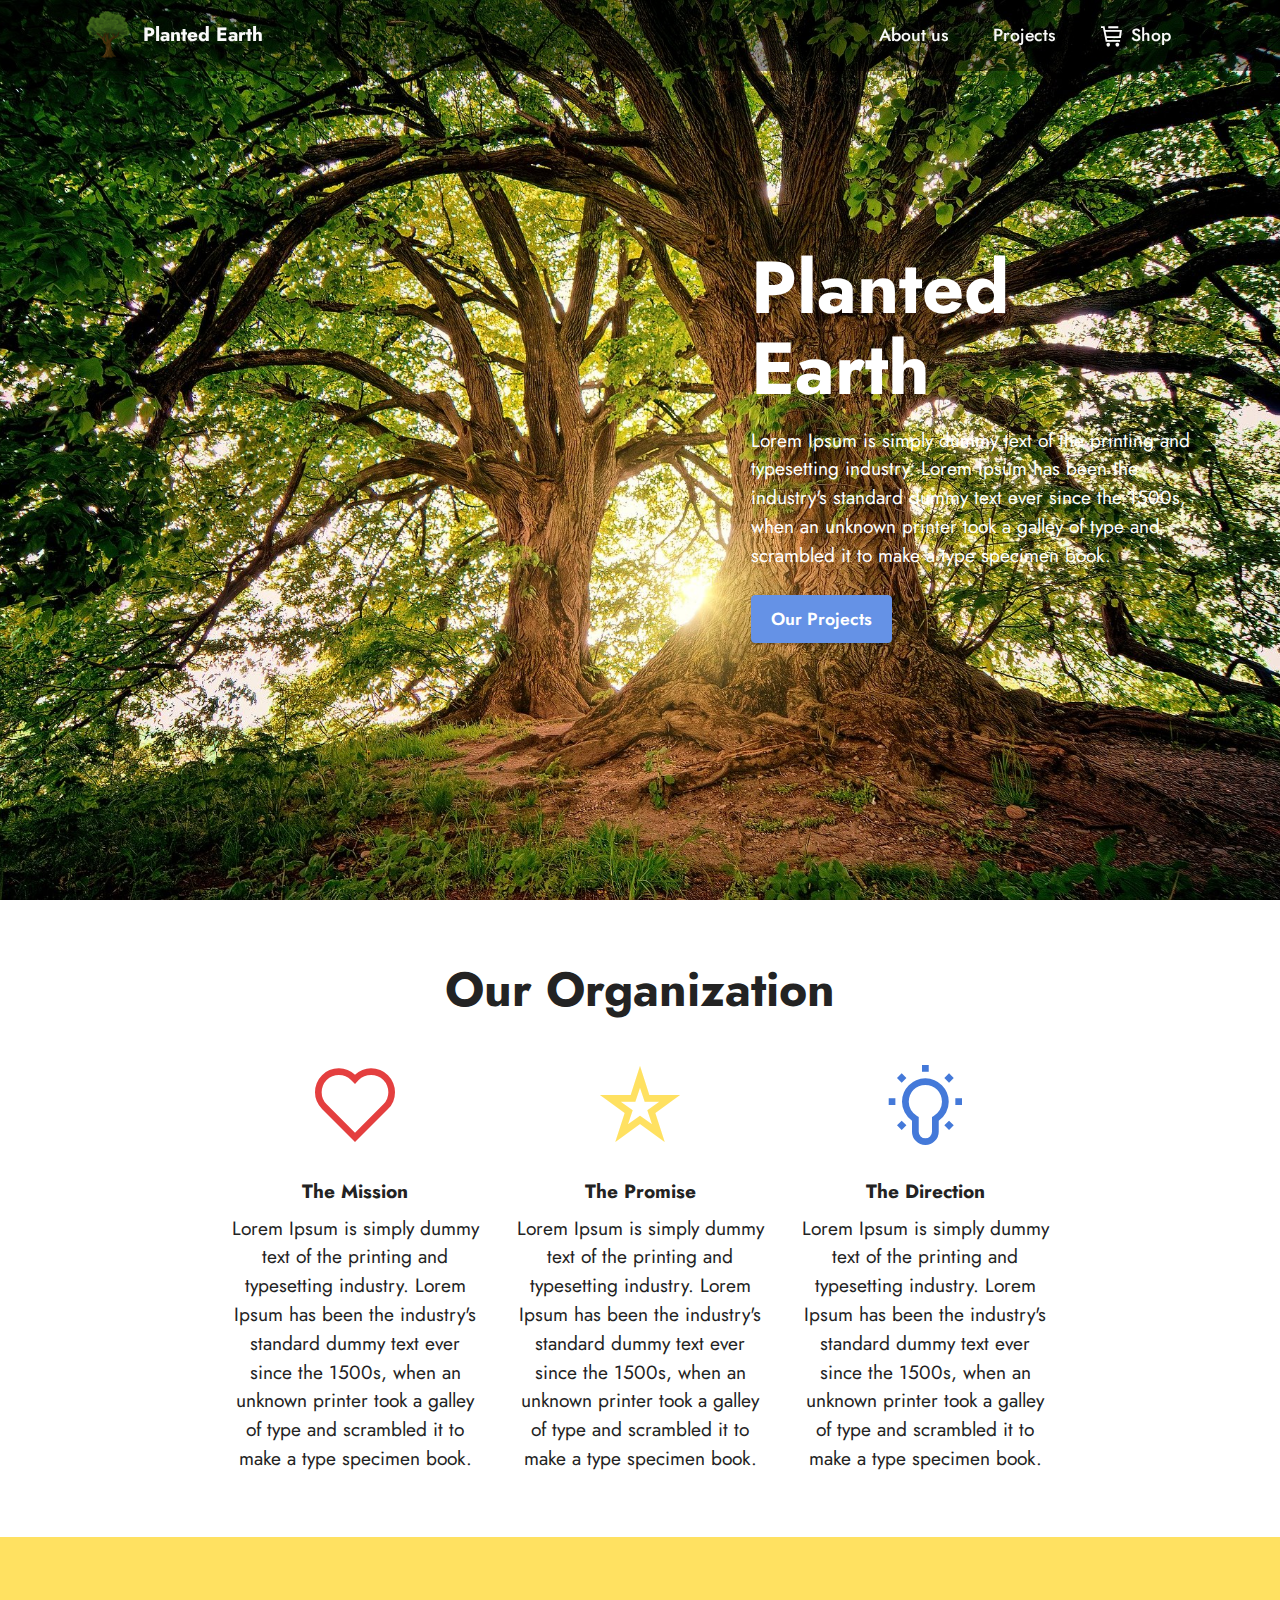
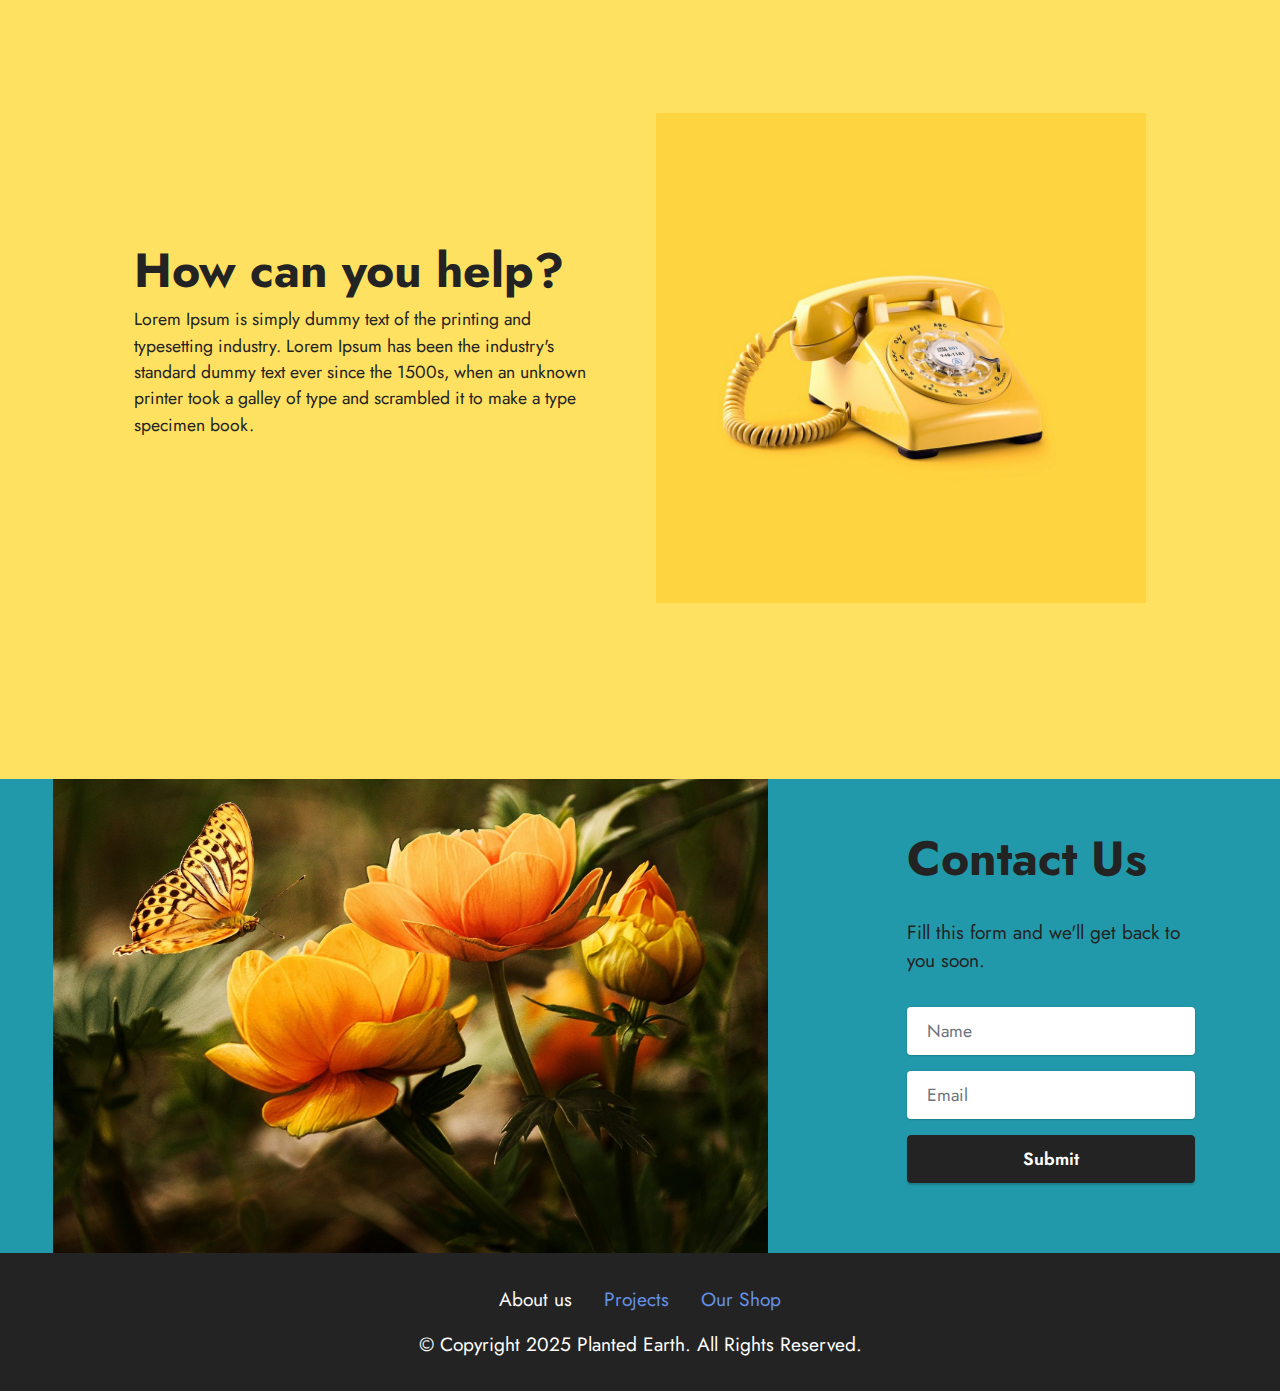
<file: index.html>
<!DOCTYPE html>
<html  >
<head>
  <!-- Site made with Mobirise Website Builder v5.4.1, https://mobirise.com -->
  <meta charset="UTF-8">
  <meta http-equiv="X-UA-Compatible" content="IE=edge">
  <meta name="generator" content="Mobirise v5.4.1, mobirise.com">
  <meta name="viewport" content="width=device-width, initial-scale=1, minimum-scale=1">
  <link rel="shortcut icon" href="assets/images/mbr.png" type="image/x-icon">
  <meta name="description" content="">
  
  
  <title>Planted Earth</title>
  <link rel="stylesheet" href="assets/web/assets/mobirise-icons2/mobirise2.css">
  <link rel="stylesheet" href="assets/bootstrap/css/bootstrap.min.css">
  <link rel="stylesheet" href="assets/bootstrap/css/bootstrap-grid.min.css">
  <link rel="stylesheet" href="assets/bootstrap/css/bootstrap-reboot.min.css">
  <link rel="stylesheet" href="assets/dropdown/css/style.css">
  <link rel="stylesheet" href="assets/socicon/css/styles.css">
  <link rel="stylesheet" href="assets/theme/css/style.css">
  <link rel="preload" href="https://fonts.googleapis.com/css2?family=Jost:ital,wght@0,400;0,700;1,400;1,700&display=swap&display=swap" as="style" onload="this.onload=null;this.rel='stylesheet'">
  <noscript><link rel="stylesheet" href="https://fonts.googleapis.com/css2?family=Jost:ital,wght@0,400;0,700;1,400;1,700&display=swap&display=swap"></noscript>
  <link rel="preload" as="style" href="assets/mobirise/css/mbr-additional.css"><link rel="stylesheet" href="assets/mobirise/css/mbr-additional.css" type="text/css">
  
  
  
  
</head>
<body>
  
  <section data-bs-version="5.1" class="menu menu1 cid-sZqZCjxN9w" once="menu" id="menu1-5">
    

    <nav class="navbar navbar-dropdown navbar-fixed-top navbar-expand-lg">
        <div class="container">
            <div class="navbar-brand">
                <span class="navbar-logo">
                    <a href="/">
                        <img src="assets/images/mbr.png" alt="PlantedEarth" style="height: 3rem;">
                    </a>
                </span>
                <span class="navbar-caption-wrap"><a class="navbar-caption text-white text-primary display-7" href="/">Planted Earth</a></span>
            </div>
            <button class="navbar-toggler" type="button" data-toggle="collapse" data-bs-toggle="collapse" data-target="#navbarSupportedContent" data-bs-target="#navbarSupportedContent" aria-controls="navbarNavAltMarkup" aria-expanded="false" aria-label="Toggle navigation">
                <div class="hamburger">
                    <span></span>
                    <span></span>
                    <span></span>
                    <span></span>
                </div>
            </button>
            <div class="collapse navbar-collapse" id="navbarSupportedContent">
                <ul class="navbar-nav nav-dropdown nav-right" data-app-modern-menu="true"><li class="nav-item"><a class="nav-link link text-white text-primary display-4" href="/about">
                            About us</a></li>
                    <li class="nav-item"><a class="nav-link link text-white text-primary display-4" href="/projects">Projects</a></li>
                    <li class="nav-item"><a class="nav-link link text-white text-primary display-4" href="/shop"><span class="mobi-mbri mobi-mbri-cart-full mbr-iconfont mbr-iconfont-btn"></span>Shop</a>
                    </li></ul>
                
                
            </div>
        </div>
    </nav>
</section>

<section data-bs-version="5.1" class="header7 cid-sZqZteuRNc mbr-fullscreen" id="header7-0">

    

    

    <div class="text-right container">
        <div class="row justify-content-end">
            <div class="col-12 col-lg-5">
                <h1 class="mbr-section-title mbr-fonts-style mb-3 display-1"><strong>Planted Earth</strong></h1>
                
                <p class="mbr-text mbr-fonts-style display-7">
                    Lorem Ipsum is simply dummy text of the printing and typesetting industry. Lorem Ipsum has been the industry's standard dummy text ever since the 1500s, when an unknown printer took a galley of type and scrambled it to make a type specimen book.</p>
                <div class="mbr-section-btn mt-3"><a class="btn btn-primary display-4" href="/projects">Our Projects</a></div>
            </div>
        </div>
    </div>
</section>

<section data-bs-version="5.1" class="features1 cid-sZqZu3eYB8" id="features1-1">
    

    
    <div class="container">
        <div class="row">
            <div class="col-12 col-lg-9">
                <h3 class="mbr-section-title mbr-fonts-style align-center mb-0 display-2">
                    <strong>Our Organization</strong></h3>
                
            </div>
        </div>
        <div class="row">
            <div class="card col-12 col-md-6 col-lg-3">
                <div class="card-wrapper">
                    <div class="card-box align-center">
                        <div class="iconfont-wrapper">
                            <span class="mbr-iconfont mobi-mbri-hearth mobi-mbri" style="color: rgb(228, 63, 63); fill: rgb(228, 63, 63);"></span>
                        </div>
                        <h5 class="card-title mbr-fonts-style display-7"><strong>The Mission</strong></h5>
                        <p class="card-text mbr-fonts-style display-7">Lorem Ipsum is simply dummy text of the printing and typesetting industry. Lorem Ipsum has been the industry's standard dummy text ever since the 1500s, when an unknown printer took a galley of type and scrambled it to make a type specimen book.</p>
                    </div>
                </div>
            </div>
            <div class="card col-12 col-md-6 col-lg-3">
                <div class="card-wrapper">
                    <div class="card-box align-center">
                        <div class="iconfont-wrapper">
                            <span class="mbr-iconfont mobi-mbri-star mobi-mbri" style="color: rgb(255, 225, 97); fill: rgb(255, 225, 97);"></span>
                        </div>
                        <h5 class="card-title mbr-fonts-style display-7"><strong>The Promise</strong></h5>
                        <p class="card-text mbr-fonts-style display-7">Lorem Ipsum is simply dummy text of the printing and typesetting industry. Lorem Ipsum has been the industry's standard dummy text ever since the 1500s, when an unknown printer took a galley of type and scrambled it to make a type specimen book.</p>
                    </div>
                </div>
            </div>
            <div class="card col-12 col-md-6 col-lg-3">
                <div class="card-wrapper">
                    <div class="card-box align-center">
                        <div class="iconfont-wrapper">
                            <span class="mbr-iconfont mobi-mbri-idea mobi-mbri" style="color: rgb(68, 121, 217); fill: rgb(68, 121, 217);"></span>
                        </div>
                        <h5 class="card-title mbr-fonts-style display-7"><strong>The Direction</strong></h5>
                        <p class="card-text mbr-fonts-style display-7">Lorem Ipsum is simply dummy text of the printing and typesetting industry. Lorem Ipsum has been the industry's standard dummy text ever since the 1500s, when an unknown printer took a galley of type and scrambled it to make a type specimen book.</p>
                    </div>
                </div>
            </div>
            
        </div>
    </div>
</section>

<section data-bs-version="5.1" class="features15 cid-sZqZy4o7mD" id="features16-2">

    

    
    <div class="container">
        <div class="content-wrapper">
            <div class="row align-items-center">
                <div class="col-12 col-lg">
                    <div class="text-wrapper">
                        <h6 class="card-title mbr-fonts-style display-2">
                            <strong>How can you help?</strong></h6>
                        <p class="mbr-text mbr-fonts-style mb-4 display-4">
                            Lorem Ipsum is simply dummy text of the printing and typesetting industry. Lorem Ipsum has been the industry's standard dummy text ever since the 1500s, when an unknown printer took a galley of type and scrambled it to make a type specimen book.</p>
                        
                    </div>
                </div>
                <div class="col-12 col-lg-6">
                    <div class="image-wrapper">
                        <img src="assets/images/sq2.jpg" alt="Mobirise">
                    </div>
                </div>
            </div>
        </div>
    </div>
</section>

<section data-bs-version="5.1" class="form3 cid-sZqZFgJYiI" id="form3-7">

    

    

    <div class="container-fluid">
        <div class="row justify-content-center">
            <div class="col-lg-7 col-12">
                <div class="image-wrapper">
                    <img class="w-100" src="assets/images/mbr.jpg" alt="">
                </div>
            </div>
            <div class="col-lg-3 offset-lg-1 mbr-form" data-form-type="formoid">
                <form action="https://mobirise.eu/" method="POST" class="mbr-form form-with-styler" data-form-title="Form Name"><input type="hidden" name="email" data-form-email="true" value="kUHerKGScKUkeuh4qMH28y6CpG4/+4eLrlA8JKQS6VompzLOdrL7bpe+PLf5e8mnxwD4hS4k/ea7Eff5M6X5PPrlES40vqZ1n0nJYgUpvtXGZk58fIf/mT+tMf0Al41N">
                    <div class="row">
                        <div hidden="hidden" data-form-alert="" class="alert alert-success col-12">Thanks for filling out
                            the form!</div>
                        <div hidden="hidden" data-form-alert-danger="" class="alert alert-danger col-12">Oops...! some
                            problem!</div>
                    </div>
                    <div class="dragArea row">
                        <div class="col-lg-12 col-md-12 col-sm-12">
                            <h1 class="mbr-section-title mb-4 display-2">
                                <strong>Contact Us</strong>
                            </h1>
                        </div>
                        <div class="col-lg-12 col-md-12 col-sm-12">
                            <p class="mbr-text mbr-fonts-style mb-4 display-7">Fill this form and we'll get back to you
                                soon.</p>
                        </div>
                        <div data-for="name" class="col-lg-12 col-md col-sm-12 form-group mb-3">
                            <input type="text" name="name" placeholder="Name" data-form-field="name" class="form-control" value="" id="name-form3-7">
                        </div>
                        <div class="col-lg-12 col-md col-sm-12 form-group mb-3" data-for="email">
                            <input type="email" name="email" placeholder="Email" data-form-field="email" class="form-control" value="" id="email-form3-7">
                        </div>
                        <div class="col-md-auto col-12 mbr-section-btn">
                            <button type="submit" class="btn btn-black display-4">Submit</button>
                        </div>
                    </div>
                </form>
            </div>
            <div class="offset-lg-1"></div>
        </div>
    </div>
</section>

<section data-bs-version="5.1" class="footer3 cid-sZqZDM9bea" once="footers" id="footer3-6">

    

    

    <div class="container">
        <div class="media-container-row align-center mbr-white">
            <div class="row row-links">
                <ul class="foot-menu">
                    
                    
                    
                    
                    
                <li class="foot-menu-item mbr-fonts-style display-7">
                        <a class="text-white text-primary" href="/about">About us</a>
                    </li><li class="foot-menu-item mbr-fonts-style display-7"><a href="/projects" class="text-primary">Projects</a></li><li class="foot-menu-item mbr-fonts-style display-7"><a href="/shop" class="text-primary">Our Shop</a></li></ul>
            </div>
            
            <div class="row row-copirayt">
                <p class="mbr-text mb-0 mbr-fonts-style mbr-white align-center display-7">
                    © Copyright 2025 Planted Earth. All Rights Reserved.
                </p>
            </div>
        </div>
    </div>
</section><section style="background-color: #fff; display: none !important; font-family: -apple-system, BlinkMacSystemFont, 'Segoe UI', 'Roboto', 'Helvetica Neue', Arial, sans-serif; color:#aaa; font-size:12px; padding: 0; align-items: center; display: flex;"><a href="https://mobirise.site/w" style="flex: 1 1; height: 3rem; padding-left: 1rem;"></a><p style="flex: 0 0 auto; margin:0; padding-right:1rem;">Create a free site - <a href="https://mobirise.site/v" style="color:#aaa;">Go here</a></p></section><script src="assets/bootstrap/js/bootstrap.bundle.min.js"></script>  <script src="assets/smoothscroll/smooth-scroll.js"></script>  <script src="assets/ytplayer/index.js"></script>  <script src="assets/dropdown/js/navbar-dropdown.js"></script>  <script src="assets/theme/js/script.js"></script>  <script src="assets/formoid/formoid.min.js"></script>  
  
  
</body>
</html>
</file>
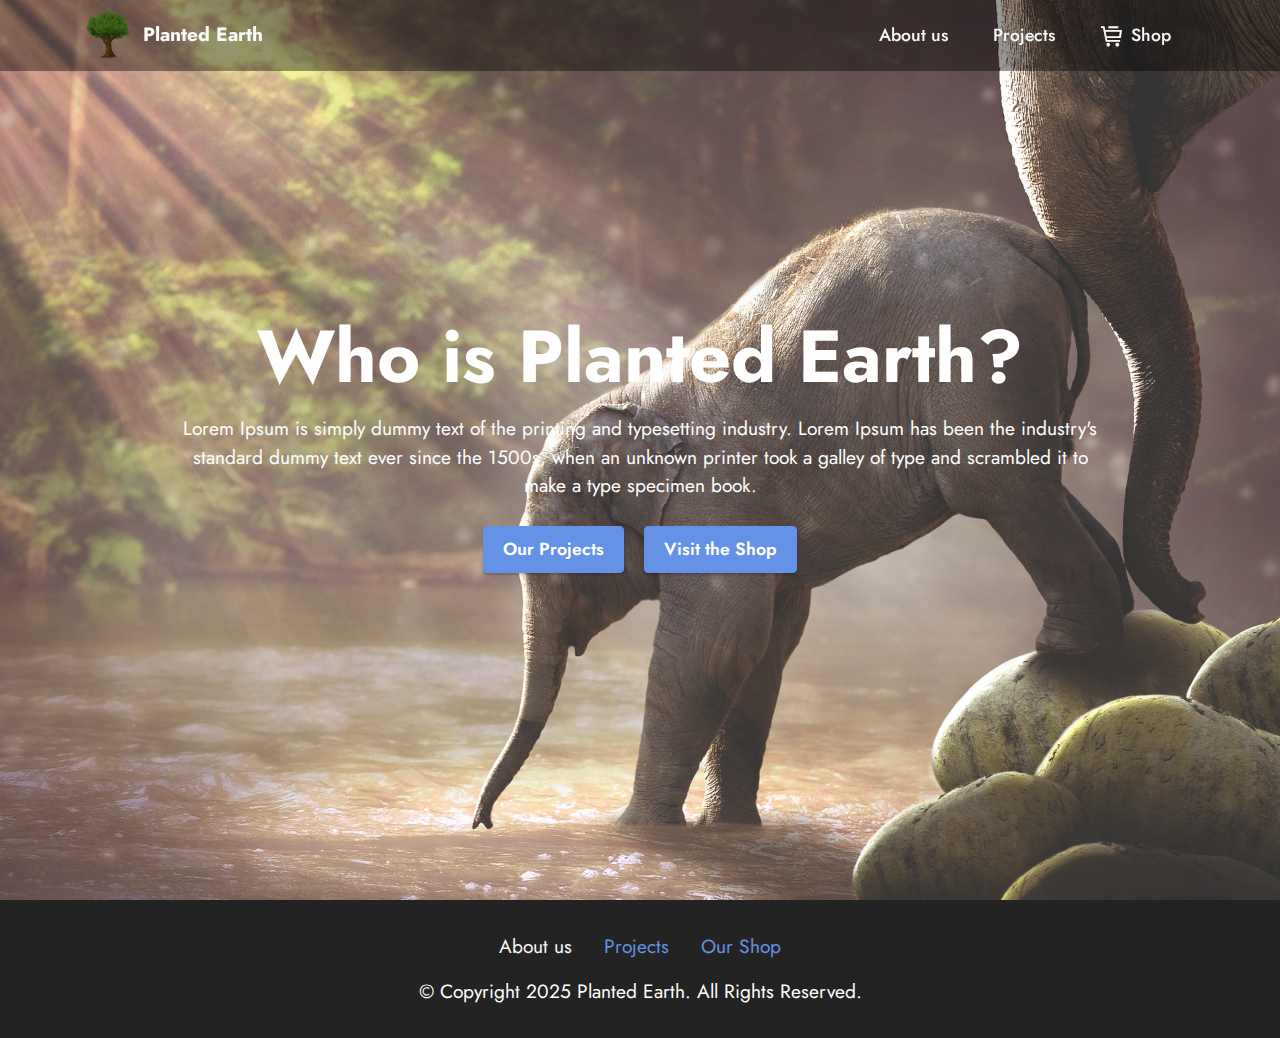
<file: about.html>
<!DOCTYPE html>
<html  >
<head>
  <!-- Site made with Mobirise Website Builder v5.4.1, https://mobirise.com -->
  <meta charset="UTF-8">
  <meta http-equiv="X-UA-Compatible" content="IE=edge">
  <meta name="generator" content="Mobirise v5.4.1, mobirise.com">
  <meta name="viewport" content="width=device-width, initial-scale=1, minimum-scale=1">
  <link rel="shortcut icon" href="assets/images/mbr.png" type="image/x-icon">
  <meta name="description" content="">
  
  
  <title>About Us</title>
  <link rel="stylesheet" href="assets/web/assets/mobirise-icons2/mobirise2.css">
  <link rel="stylesheet" href="assets/bootstrap/css/bootstrap.min.css">
  <link rel="stylesheet" href="assets/bootstrap/css/bootstrap-grid.min.css">
  <link rel="stylesheet" href="assets/bootstrap/css/bootstrap-reboot.min.css">
  <link rel="stylesheet" href="assets/dropdown/css/style.css">
  <link rel="stylesheet" href="assets/socicon/css/styles.css">
  <link rel="stylesheet" href="assets/theme/css/style.css">
  <link rel="preload" href="https://fonts.googleapis.com/css2?family=Jost:ital,wght@0,400;0,700;1,400;1,700&display=swap&display=swap" as="style" onload="this.onload=null;this.rel='stylesheet'">
  <noscript><link rel="stylesheet" href="https://fonts.googleapis.com/css2?family=Jost:ital,wght@0,400;0,700;1,400;1,700&display=swap&display=swap"></noscript>
  <link rel="preload" as="style" href="assets/mobirise/css/mbr-additional.css"><link rel="stylesheet" href="assets/mobirise/css/mbr-additional.css" type="text/css">
  
  
  
  
</head>
<body>
  
  <section data-bs-version="5.1" class="menu menu1 cid-sZqZCjxN9w" once="menu" id="menu1-8">
    

    <nav class="navbar navbar-dropdown navbar-fixed-top navbar-expand-lg">
        <div class="container">
            <div class="navbar-brand">
                <span class="navbar-logo">
                    <a href="/">
                        <img src="assets/images/mbr.png" alt="PlantedEarth" style="height: 3rem;">
                    </a>
                </span>
                <span class="navbar-caption-wrap"><a class="navbar-caption text-white text-primary display-7" href="/">Planted Earth</a></span>
            </div>
            <button class="navbar-toggler" type="button" data-toggle="collapse" data-bs-toggle="collapse" data-target="#navbarSupportedContent" data-bs-target="#navbarSupportedContent" aria-controls="navbarNavAltMarkup" aria-expanded="false" aria-label="Toggle navigation">
                <div class="hamburger">
                    <span></span>
                    <span></span>
                    <span></span>
                    <span></span>
                </div>
            </button>
            <div class="collapse navbar-collapse" id="navbarSupportedContent">
                <ul class="navbar-nav nav-dropdown nav-right" data-app-modern-menu="true"><li class="nav-item"><a class="nav-link link text-white text-primary display-4" href="/about">
                            About us</a></li>
                    <li class="nav-item"><a class="nav-link link text-white text-primary display-4" href="/projects">Projects</a></li>
                    <li class="nav-item"><a class="nav-link link text-white text-primary display-4" href="/shop"><span class="mobi-mbri mobi-mbri-cart-full mbr-iconfont mbr-iconfont-btn"></span>Shop</a>
                    </li></ul>
                
                
            </div>
        </div>
    </nav>
</section>

<section data-bs-version="5.1" class="header13 cid-sZr2ZRUyVm mbr-fullscreen" id="header13-a">

    

    <div class="mbr-overlay" style="opacity: 0.2; background-color: rgb(255, 255, 255);"></div>

    <div class="align-center container">
        <div class="row justify-content-center">
            <div class="col-12 col-lg-10">
                <h1 class="mbr-section-title mbr-fonts-style mb-3 display-1"><strong>Who is Planted Earth?</strong></h1>
                
                <p class="mbr-text mbr-fonts-style mb-3 display-7">
                    Lorem Ipsum is simply dummy text of the printing and typesetting industry. Lorem Ipsum has been the industry's standard dummy text ever since the 1500s, when an unknown printer took a galley of type and scrambled it to make a type specimen book.
                </p>
                <div class="mbr-section-btn mt-3"><a class="btn btn-primary display-4" href="/projects">Our Projects</a> <a class="btn btn-primary display-4" href="/shop">Visit the Shop</a></div>
                
            </div>
        </div>
    </div>
</section>

<section data-bs-version="5.1" class="footer3 cid-sZqZDM9bea" once="footers" id="footer3-9">

    

    

    <div class="container">
        <div class="media-container-row align-center mbr-white">
            <div class="row row-links">
                <ul class="foot-menu">
                    
                    
                    
                    
                    
                <li class="foot-menu-item mbr-fonts-style display-7">
                        <a class="text-white text-primary" href="/about">About us</a>
                    </li><li class="foot-menu-item mbr-fonts-style display-7"><a href="/projects" class="text-primary">Projects</a></li><li class="foot-menu-item mbr-fonts-style display-7"><a href="/shop" class="text-primary">Our Shop</a></li></ul>
            </div>
            
            <div class="row row-copirayt">
                <p class="mbr-text mb-0 mbr-fonts-style mbr-white align-center display-7">
                    © Copyright 2025 Planted Earth. All Rights Reserved.
                </p>
            </div>
        </div>
    </div>
</section><section style="background-color: #fff; display: none !important; font-family: -apple-system, BlinkMacSystemFont, 'Segoe UI', 'Roboto', 'Helvetica Neue', Arial, sans-serif; color:#aaa; font-size:12px; padding: 0; align-items: center; display: flex;"><a href="https://mobirise.site/l" style="flex: 1 1; height: 3rem; padding-left: 1rem;"></a><p style="flex: 0 0 auto; margin:0; padding-right:1rem;">Made with <a href="https://mobirise.site/a" style="color:#aaa;">Mobirise</a></p></section><script src="assets/bootstrap/js/bootstrap.bundle.min.js"></script>  <script src="assets/smoothscroll/smooth-scroll.js"></script>  <script src="assets/ytplayer/index.js"></script>  <script src="assets/dropdown/js/navbar-dropdown.js"></script>  <script src="assets/theme/js/script.js"></script>  
  
  
</body>
</html>
</file>
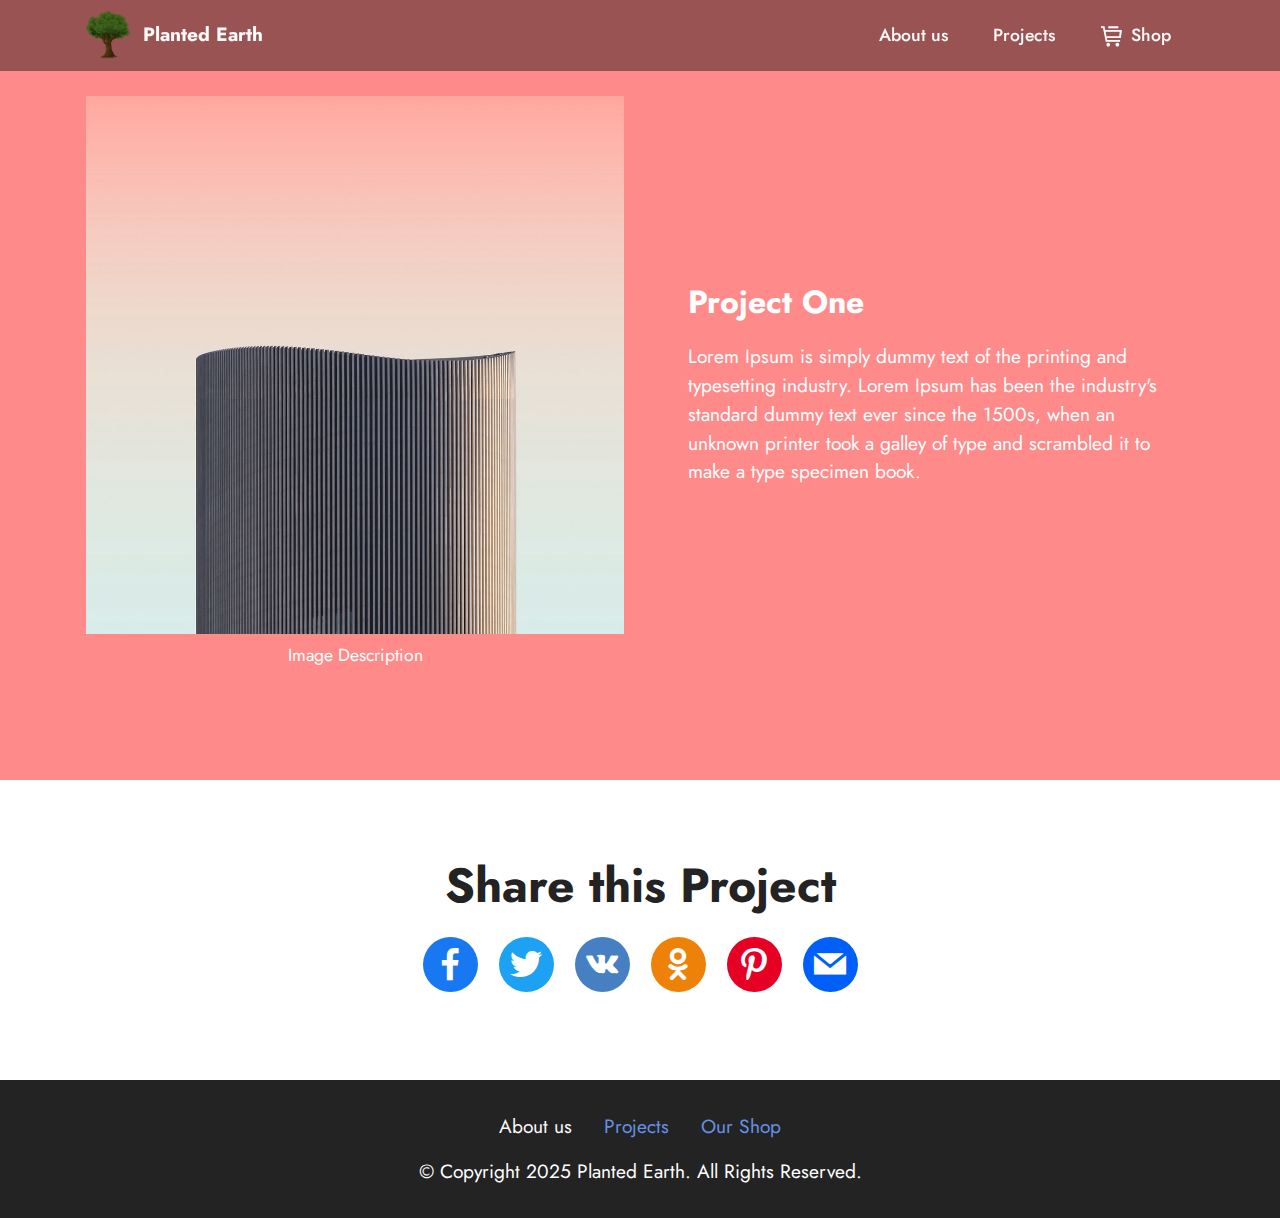
<file: detailed.html>
<!DOCTYPE html>
<html  >
<head>
  <!-- Site made with Mobirise Website Builder v5.4.1, https://mobirise.com -->
  <meta charset="UTF-8">
  <meta http-equiv="X-UA-Compatible" content="IE=edge">
  <meta name="generator" content="Mobirise v5.4.1, mobirise.com">
  <meta name="viewport" content="width=device-width, initial-scale=1, minimum-scale=1">
  <link rel="shortcut icon" href="assets/images/mbr.png" type="image/x-icon">
  <meta name="description" content="">
  
  
  <title>Project Detailed</title>
  <link rel="stylesheet" href="assets/web/assets/mobirise-icons2/mobirise2.css">
  <link rel="stylesheet" href="assets/bootstrap/css/bootstrap.min.css">
  <link rel="stylesheet" href="assets/bootstrap/css/bootstrap-grid.min.css">
  <link rel="stylesheet" href="assets/bootstrap/css/bootstrap-reboot.min.css">
  <link rel="stylesheet" href="assets/dropdown/css/style.css">
  <link rel="stylesheet" href="assets/socicon/css/styles.css">
  <link rel="stylesheet" href="assets/theme/css/style.css">
  <link rel="preload" href="https://fonts.googleapis.com/css2?family=Jost:ital,wght@0,400;0,700;1,400;1,700&display=swap&display=swap" as="style" onload="this.onload=null;this.rel='stylesheet'">
  <noscript><link rel="stylesheet" href="https://fonts.googleapis.com/css2?family=Jost:ital,wght@0,400;0,700;1,400;1,700&display=swap&display=swap"></noscript>
  <link rel="preload" as="style" href="assets/mobirise/css/mbr-additional.css"><link rel="stylesheet" href="assets/mobirise/css/mbr-additional.css" type="text/css">
  
  
  
  
</head>
<body>
  
  <section data-bs-version="5.1" class="menu menu1 cid-sZqZCjxN9w" once="menu" id="menu1-k">
    

    <nav class="navbar navbar-dropdown navbar-fixed-top navbar-expand-lg">
        <div class="container">
            <div class="navbar-brand">
                <span class="navbar-logo">
                    <a href="/">
                        <img src="assets/images/mbr.png" alt="PlantedEarth" style="height: 3rem;">
                    </a>
                </span>
                <span class="navbar-caption-wrap"><a class="navbar-caption text-white text-primary display-7" href="/">Planted Earth</a></span>
            </div>
            <button class="navbar-toggler" type="button" data-toggle="collapse" data-bs-toggle="collapse" data-target="#navbarSupportedContent" data-bs-target="#navbarSupportedContent" aria-controls="navbarNavAltMarkup" aria-expanded="false" aria-label="Toggle navigation">
                <div class="hamburger">
                    <span></span>
                    <span></span>
                    <span></span>
                    <span></span>
                </div>
            </button>
            <div class="collapse navbar-collapse" id="navbarSupportedContent">
                <ul class="navbar-nav nav-dropdown nav-right" data-app-modern-menu="true"><li class="nav-item"><a class="nav-link link text-white text-primary display-4" href="/about">
                            About us</a></li>
                    <li class="nav-item"><a class="nav-link link text-white text-primary display-4" href="/projects">Projects</a></li>
                    <li class="nav-item"><a class="nav-link link text-white text-primary display-4" href="/shop"><span class="mobi-mbri mobi-mbri-cart-full mbr-iconfont mbr-iconfont-btn"></span>Shop</a>
                    </li></ul>
                
                
            </div>
        </div>
    </nav>
</section>

<section data-bs-version="5.1" class="image1 cid-sZr5ZUq2VB" id="image1-m">
    

    

    <div class="container">
        <div class="row align-items-center">
            <div class="col-12 col-lg-6">
                <div class="image-wrapper">
                    <img src="assets/images/4.jpg" alt="Mobirise">
                    <p class="mbr-description mbr-fonts-style pt-2 align-center display-4">
                    Image Description</p>
                </div>
            </div>
            <div class="col-12 col-lg">
                <div class="text-wrapper">
                    <h3 class="mbr-section-title mbr-fonts-style mb-3 display-5">
                        <strong>Project One</strong></h3>
                    <p class="mbr-text mbr-fonts-style display-7">
                        Lorem Ipsum is simply dummy text of the printing and typesetting industry. Lorem Ipsum has been the industry's standard dummy text ever since the 1500s, when an unknown printer took a galley of type and scrambled it to make a type specimen book.</p>
                </div>
            </div>
        </div>
    </div>
</section>

<section data-bs-version="5.1" class="social1 cid-sZr65Cjlwy" id="share1-n">
    
    
    

    <div class="container">
        <div class="media-container-row">
            <div class="col-12">
                <h3 class="mbr-section-title mb-3 align-center mbr-fonts-style display-2">
                    <strong>Share this Project</strong></h3>
                <div>
                    <div class="mbr-social-likes align-center">
                        <span class="btn btn-social socicon-bg-facebook facebook m-2">
                            <i class="socicon socicon-facebook"></i>
                        </span>
                        <span class="btn btn-social twitter socicon-bg-twitter m-2">
                            <i class="socicon socicon-twitter"></i>
                        </span>
                        <span class="btn btn-social vkontakte socicon-bg-vkontakte m-2">
                            <i class="socicon socicon-vkontakte"></i>
                        </span>
                        <span class="btn btn-social odnoklassniki socicon-bg-odnoklassniki m-2">
                            <i class="socicon socicon-odnoklassniki"></i>
                        </span>
                        <span class="btn btn-social pinterest socicon-bg-pinterest m-2">
                            <i class="socicon socicon-pinterest"></i>
                        </span>
                        <span class="btn btn-social mailru socicon-bg-mail m-2">
                            <i class="socicon socicon-mail"></i>
                        </span>
                    </div>
                </div>
            </div>
        </div>
    </div>
</section>

<section data-bs-version="5.1" class="footer3 cid-sZqZDM9bea" once="footers" id="footer3-l">

    

    

    <div class="container">
        <div class="media-container-row align-center mbr-white">
            <div class="row row-links">
                <ul class="foot-menu">
                    
                    
                    
                    
                    
                <li class="foot-menu-item mbr-fonts-style display-7">
                        <a class="text-white text-primary" href="/about">About us</a>
                    </li><li class="foot-menu-item mbr-fonts-style display-7"><a href="/projects" class="text-primary">Projects</a></li><li class="foot-menu-item mbr-fonts-style display-7"><a href="/shop" class="text-primary">Our Shop</a></li></ul>
            </div>
            
            <div class="row row-copirayt">
                <p class="mbr-text mb-0 mbr-fonts-style mbr-white align-center display-7">
                    © Copyright 2025 Planted Earth. All Rights Reserved.
                </p>
            </div>
        </div>
    </div>
</section><section style="background-color: #fff; display: none !important; font-family: -apple-system, BlinkMacSystemFont, 'Segoe UI', 'Roboto', 'Helvetica Neue', Arial, sans-serif; color:#aaa; font-size:12px; padding: 0; align-items: center; display: flex;"><a href="https://mobirise.site/e" style="flex: 1 1; height: 3rem; padding-left: 1rem;"></a><p style="flex: 0 0 auto; margin:0; padding-right:1rem;">Created with Mobirise - <a href="https://mobirise.site/m" style="color:#aaa;">Go here</a></p></section><script src="assets/bootstrap/js/bootstrap.bundle.min.js"></script>  <script src="assets/smoothscroll/smooth-scroll.js"></script>  <script src="assets/ytplayer/index.js"></script>  <script src="assets/dropdown/js/navbar-dropdown.js"></script>  <script src="assets/sociallikes/social-likes.js"></script>  <script src="assets/theme/js/script.js"></script>  
  
  
</body>
</html>
</file>
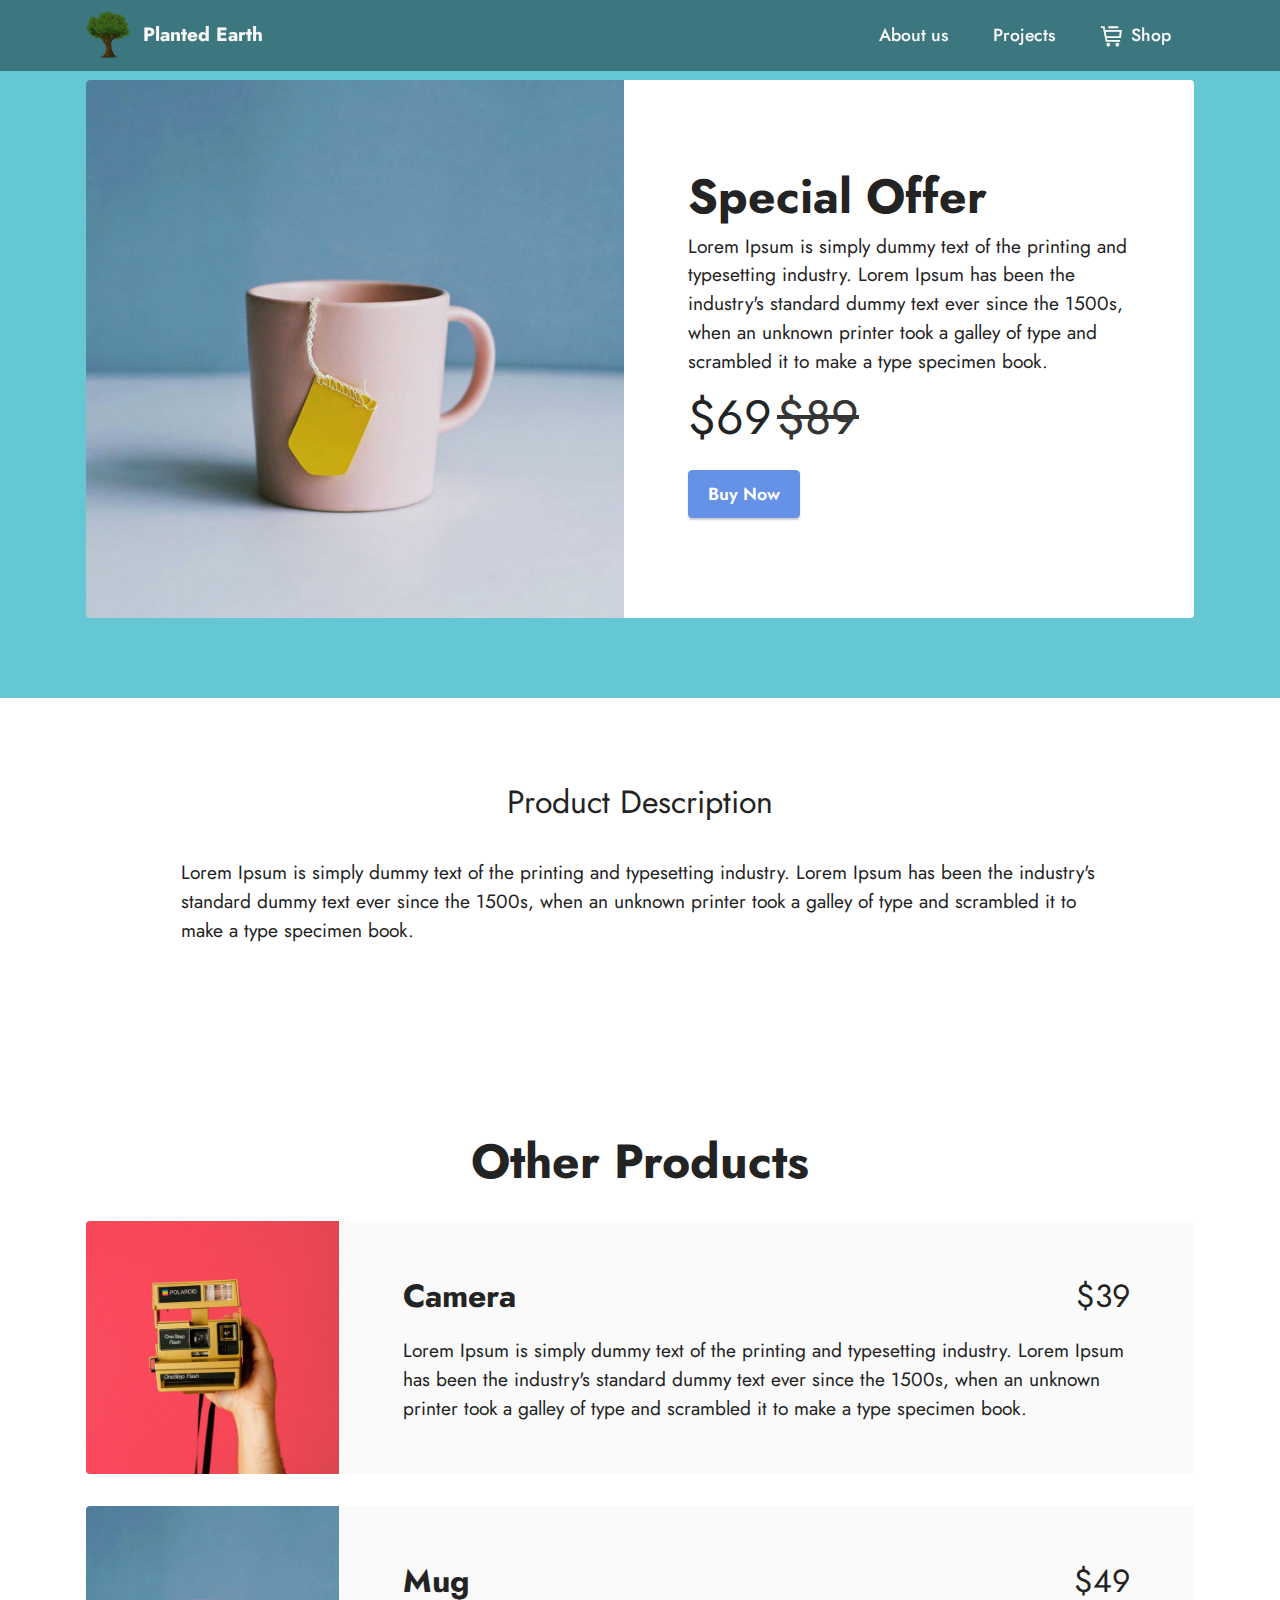
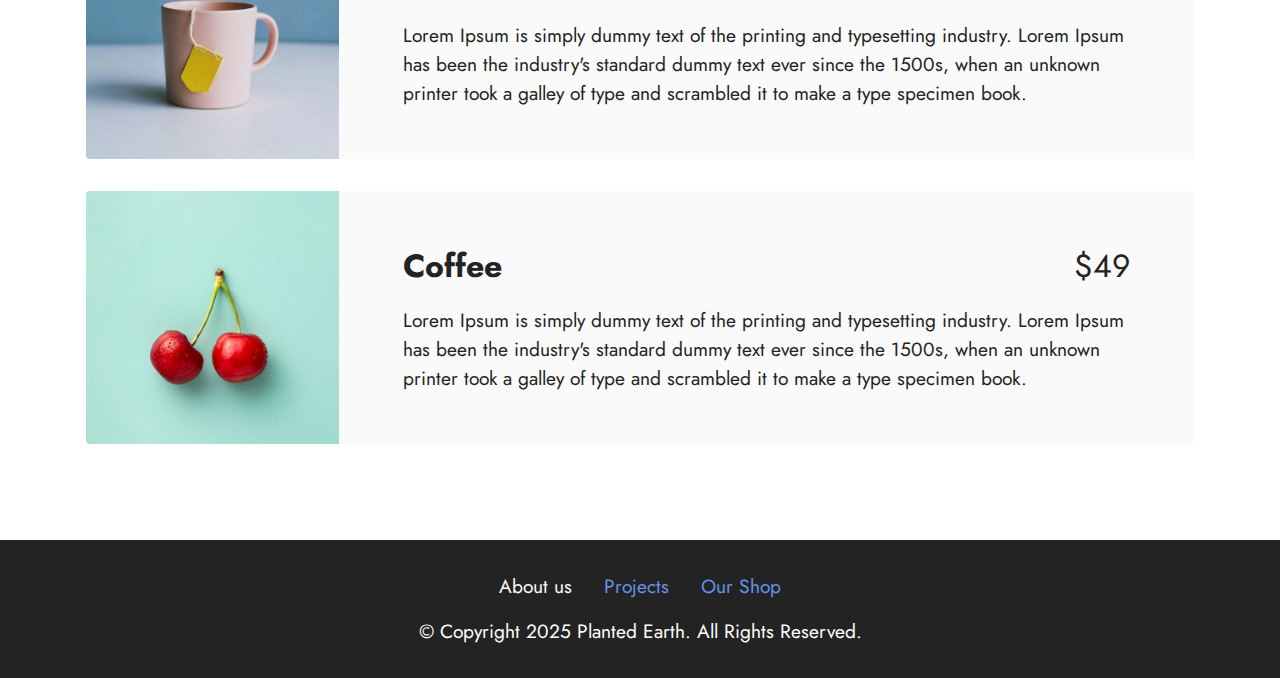
<file: pdetailed.html>
<!DOCTYPE html>
<html  >
<head>
  <!-- Site made with Mobirise Website Builder v5.4.1, https://mobirise.com -->
  <meta charset="UTF-8">
  <meta http-equiv="X-UA-Compatible" content="IE=edge">
  <meta name="generator" content="Mobirise v5.4.1, mobirise.com">
  <meta name="viewport" content="width=device-width, initial-scale=1, minimum-scale=1">
  <link rel="shortcut icon" href="assets/images/mbr.png" type="image/x-icon">
  <meta name="description" content="">
  
  
  <title>Shop Detailed</title>
  <link rel="stylesheet" href="assets/web/assets/mobirise-icons2/mobirise2.css">
  <link rel="stylesheet" href="assets/bootstrap/css/bootstrap.min.css">
  <link rel="stylesheet" href="assets/bootstrap/css/bootstrap-grid.min.css">
  <link rel="stylesheet" href="assets/bootstrap/css/bootstrap-reboot.min.css">
  <link rel="stylesheet" href="assets/dropdown/css/style.css">
  <link rel="stylesheet" href="assets/socicon/css/styles.css">
  <link rel="stylesheet" href="assets/theme/css/style.css">
  <link rel="preload" href="https://fonts.googleapis.com/css2?family=Jost:ital,wght@0,400;0,700;1,400;1,700&display=swap&display=swap" as="style" onload="this.onload=null;this.rel='stylesheet'">
  <noscript><link rel="stylesheet" href="https://fonts.googleapis.com/css2?family=Jost:ital,wght@0,400;0,700;1,400;1,700&display=swap&display=swap"></noscript>
  <link rel="preload" as="style" href="assets/mobirise/css/mbr-additional.css"><link rel="stylesheet" href="assets/mobirise/css/mbr-additional.css" type="text/css">
  
  
  
  
</head>
<body>
  
  <section data-bs-version="5.1" class="menu menu1 cid-sZqZCjxN9w" once="menu" id="menu1-o">
    

    <nav class="navbar navbar-dropdown navbar-fixed-top navbar-expand-lg">
        <div class="container">
            <div class="navbar-brand">
                <span class="navbar-logo">
                    <a href="/">
                        <img src="assets/images/mbr.png" alt="PlantedEarth" style="height: 3rem;">
                    </a>
                </span>
                <span class="navbar-caption-wrap"><a class="navbar-caption text-white text-primary display-7" href="/">Planted Earth</a></span>
            </div>
            <button class="navbar-toggler" type="button" data-toggle="collapse" data-bs-toggle="collapse" data-target="#navbarSupportedContent" data-bs-target="#navbarSupportedContent" aria-controls="navbarNavAltMarkup" aria-expanded="false" aria-label="Toggle navigation">
                <div class="hamburger">
                    <span></span>
                    <span></span>
                    <span></span>
                    <span></span>
                </div>
            </button>
            <div class="collapse navbar-collapse" id="navbarSupportedContent">
                <ul class="navbar-nav nav-dropdown nav-right" data-app-modern-menu="true"><li class="nav-item"><a class="nav-link link text-white text-primary display-4" href="/about">
                            About us</a></li>
                    <li class="nav-item"><a class="nav-link link text-white text-primary display-4" href="/projects">Projects</a></li>
                    <li class="nav-item"><a class="nav-link link text-white text-primary display-4" href="/shop"><span class="mobi-mbri mobi-mbri-cart-full mbr-iconfont mbr-iconfont-btn"></span>Shop</a>
                    </li></ul>
                
                
            </div>
        </div>
    </nav>
</section>

<section data-bs-version="5.1" class="features6 cid-sZr6mpUFb1" id="features7-q">
    <!---->
    

    
    <div class="container">
        <div class="card-wrapper">
            <div class="row align-items-center">
                <div class="col-12 col-lg-6">
                    <div class="image-wrapper">
                        <img src="assets/images/product2.jpg" alt="Mobirise">
                    </div>
                </div>
                <div class="col-12 col-lg">
                    <div class="text-box">
                        <h5 class="mbr-title mbr-fonts-style display-2">
                            <strong>Special Offer</strong>
                        </h5>
                        <p class="mbr-text mbr-fonts-style display-7">Lorem Ipsum is simply dummy text of the printing and typesetting industry. Lorem Ipsum has been the industry's standard dummy text ever since the 1500s, when an unknown printer took a galley of type and scrambled it to make a type specimen book.</p>
                        <div class="cost">
                            <span class="currentcost mbr-fonts-style pr-2 display-2">$69</span>
                            <span class="oldcost mbr-fonts-style display-2">$89</span>
                        </div>
                        <div class="mbr-section-btn pt-3"><a href="/" class="btn btn-primary display-4">Buy Now</a></div>
                    </div>
                </div>
            </div>
        </div>
    </div>
</section>

<section data-bs-version="5.1" class="content5 cid-sZr6tJ8EEW" id="content5-r">
    
    <div class="container">
        <div class="row justify-content-center">
            <div class="col-md-12 col-lg-10">
                
                <h4 class="mbr-section-subtitle mbr-fonts-style mb-4 display-5">
                    Product Description</h4>
                <p class="mbr-text mbr-fonts-style display-7">
                    Lorem Ipsum is simply dummy text of the printing and typesetting industry. Lorem Ipsum has been the industry's standard dummy text ever since the 1500s, when an unknown printer took a galley of type and scrambled it to make a type specimen book.</p>
            </div>
        </div>
    </div>
</section>

<section data-bs-version="5.1" class="features10 cid-sZr6BDA2zo" id="features11-t">
    <!---->
    
    
    <div class="container">
        <div class="title">
            <h3 class="mbr-section-title mbr-fonts-style mb-4 display-2">
                <strong>Other Products</strong></h3>
            
        </div>
        <div class="card">
            <div class="card-wrapper">
                <div class="row align-items-center">
                    <div class="col-12 col-md-3">
                        <div class="image-wrapper">
                            <img src="assets/images/product1.jpg" alt="Mobirise" title="">
                        </div>
                    </div>
                    <div class="col-12 col-md">
                        <div class="card-box">
                            <div class="row">
                                <div class="col-12">
                                    <div class="top-line">
                                        <h4 class="card-title mbr-fonts-style display-5"><strong>Camera</strong></h4>
                                        <p class="cost mbr-fonts-style display-5">
                                            $39</p>
                                    </div>
                                </div>
                                <div class="col-12">
                                    <div class="bottom-line">
                                        <p class="mbr-text mbr-fonts-style m-0 display-7">
                                            Lorem Ipsum is simply dummy text of the printing and typesetting industry. Lorem Ipsum has been the industry's standard dummy text ever since the 1500s, when an unknown printer took a galley of type and scrambled it to make a type specimen book.
                                        </p>
                                    </div>
                                </div>
                            </div>
                        </div>
                    </div>
                </div>
            </div>
        </div>
        <div class="card">
            <div class="card-wrapper">
                <div class="row align-items-center">
                    <div class="col-12 col-md-3">
                        <div class="image-wrapper">
                            <img src="assets/images/product2.jpg" alt="Mobirise" title="">
                        </div>
                    </div>
                    <div class="col-12 col-md">
                        <div class="card-box">
                            <div class="row">
                                <div class="col-12">
                                    <div class="top-line">
                                        <h4 class="card-title mbr-fonts-style display-5"><strong>Mug</strong></h4>
                                        <p class="cost mbr-fonts-style display-5">
                                            $49</p>
                                    </div>
                                </div>
                                <div class="col-12">
                                    <div class="bottom-line">
                                        <p class="mbr-text mbr-fonts-style m-0 display-7">
                                            Lorem Ipsum is simply dummy text of the printing and typesetting industry. Lorem Ipsum has been the industry's standard dummy text ever since the 1500s, when an unknown printer took a galley of type and scrambled it to make a type specimen book.
                                        </p>
                                    </div>
                                </div>
                            </div>
                        </div>
                    </div>
                </div>
            </div>
        </div>
        <div class="card">
            <div class="card-wrapper">
                <div class="row align-items-center">
                    <div class="col-12 col-md-3">
                        <div class="image-wrapper">
                            <img src="assets/images/product3.jpg" alt="Mobirise" title="">
                        </div>
                    </div>
                    <div class="col-12 col-md">
                        <div class="card-box">
                            <div class="row">
                                <div class="col-12">
                                    <div class="top-line">
                                        <h4 class="card-title mbr-fonts-style display-5"><strong>Coffee</strong></h4>
                                        <p class="cost mbr-fonts-style display-5">
                                            $49</p>
                                    </div>
                                </div>
                                <div class="col-12">
                                    <div class="bottom-line">
                                        <p class="mbr-text mbr-fonts-style m-0 display-7">
                                            Lorem Ipsum is simply dummy text of the printing and typesetting industry. Lorem Ipsum has been the industry's standard dummy text ever since the 1500s, when an unknown printer took a galley of type and scrambled it to make a type specimen book.
                                        </p>
                                    </div>
                                </div>
                            </div>
                        </div>
                    </div>
                </div>
            </div>
        </div>
        
        
        
    </div>
</section>

<section data-bs-version="5.1" class="footer3 cid-sZqZDM9bea" once="footers" id="footer3-p">

    

    

    <div class="container">
        <div class="media-container-row align-center mbr-white">
            <div class="row row-links">
                <ul class="foot-menu">
                    
                    
                    
                    
                    
                <li class="foot-menu-item mbr-fonts-style display-7">
                        <a class="text-white text-primary" href="/about">About us</a>
                    </li><li class="foot-menu-item mbr-fonts-style display-7"><a href="/projects" class="text-primary">Projects</a></li><li class="foot-menu-item mbr-fonts-style display-7"><a href="/shop" class="text-primary">Our Shop</a></li></ul>
            </div>
            
            <div class="row row-copirayt">
                <p class="mbr-text mb-0 mbr-fonts-style mbr-white align-center display-7">
                    © Copyright 2025 Planted Earth. All Rights Reserved.
                </p>
            </div>
        </div>
    </div>
</section><section style="background-color: #fff; display: none !important; font-family: -apple-system, BlinkMacSystemFont, 'Segoe UI', 'Roboto', 'Helvetica Neue', Arial, sans-serif; color:#aaa; font-size:12px; padding: 0; align-items: center; display: flex;"><a href="https://mobirise.site/o" style="flex: 1 1; height: 3rem; padding-left: 1rem;"></a><p style="flex: 0 0 auto; margin:0; padding-right:1rem;">Created with Mobirise <a href="https://mobirise.site/u" style="color:#aaa;">site</a> theme</p></section><script src="assets/bootstrap/js/bootstrap.bundle.min.js"></script>  <script src="assets/smoothscroll/smooth-scroll.js"></script>  <script src="assets/ytplayer/index.js"></script>  <script src="assets/dropdown/js/navbar-dropdown.js"></script>  <script src="assets/theme/js/script.js"></script>  
  
  
</body>
</html>
</file>
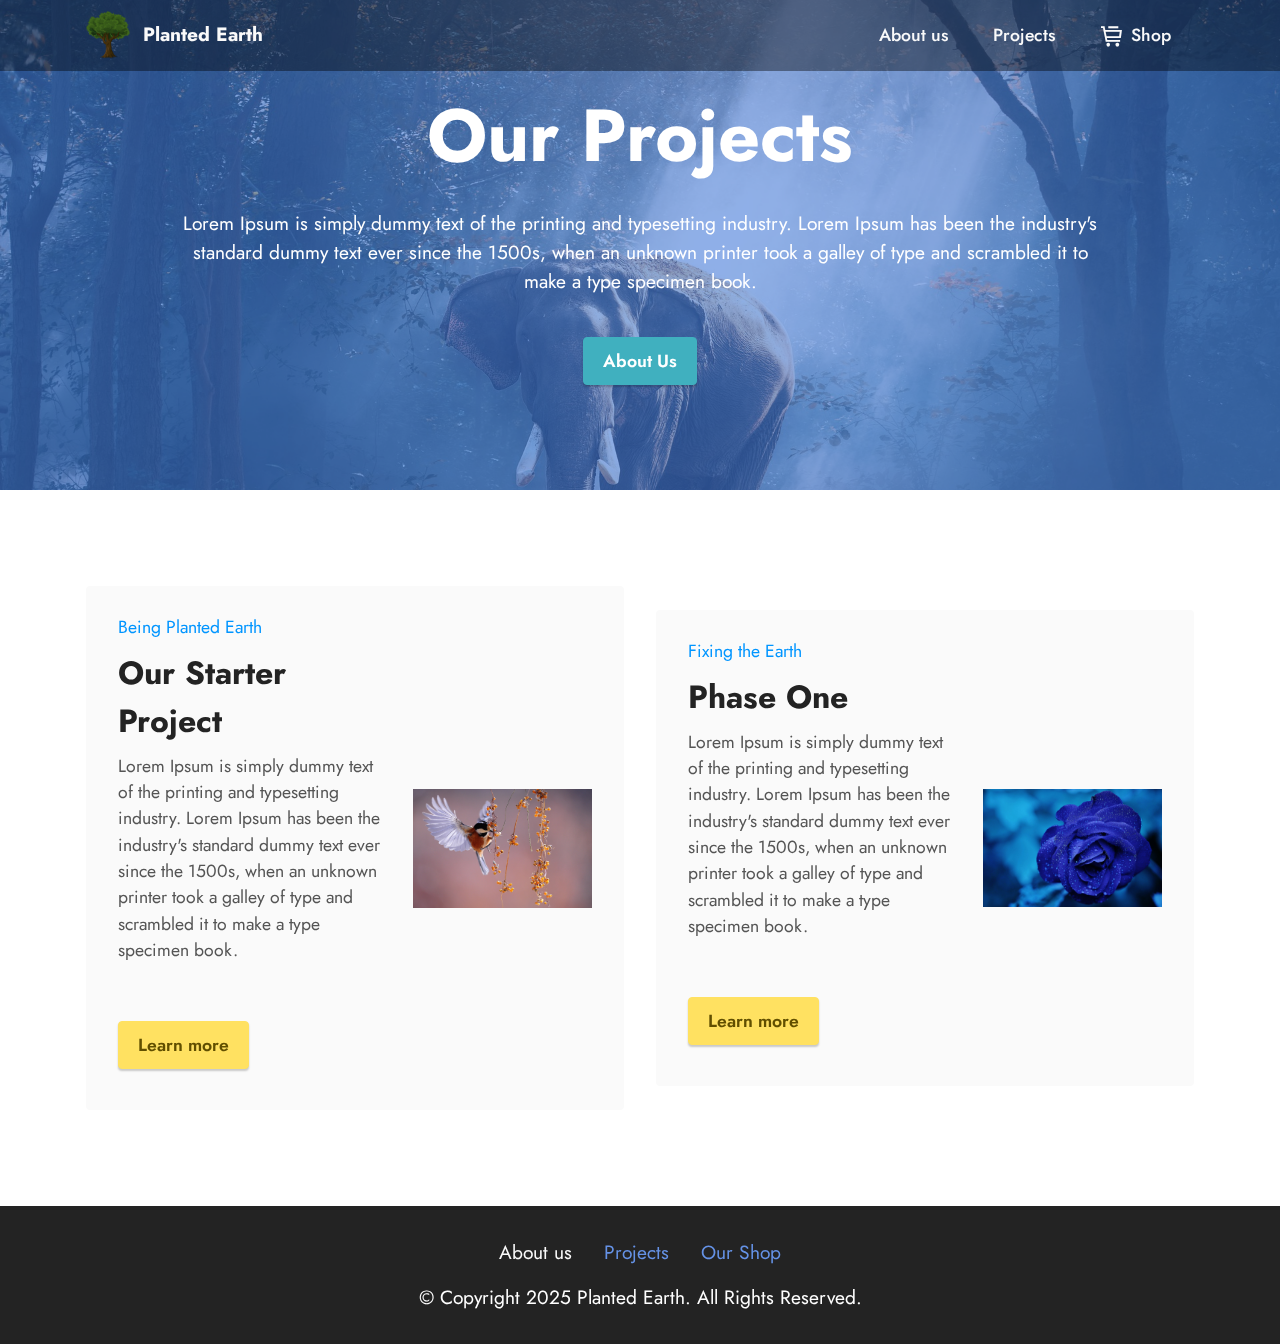
<file: projects.html>
<!DOCTYPE html>
<html  >
<head>
  <!-- Site made with Mobirise Website Builder v5.4.1, https://mobirise.com -->
  <meta charset="UTF-8">
  <meta http-equiv="X-UA-Compatible" content="IE=edge">
  <meta name="generator" content="Mobirise v5.4.1, mobirise.com">
  <meta name="viewport" content="width=device-width, initial-scale=1, minimum-scale=1">
  <link rel="shortcut icon" href="assets/images/mbr.png" type="image/x-icon">
  <meta name="description" content="">
  
  
  <title>Our Projects</title>
  <link rel="stylesheet" href="assets/web/assets/mobirise-icons2/mobirise2.css">
  <link rel="stylesheet" href="assets/bootstrap/css/bootstrap.min.css">
  <link rel="stylesheet" href="assets/bootstrap/css/bootstrap-grid.min.css">
  <link rel="stylesheet" href="assets/bootstrap/css/bootstrap-reboot.min.css">
  <link rel="stylesheet" href="assets/parallax/jarallax.css">
  <link rel="stylesheet" href="assets/dropdown/css/style.css">
  <link rel="stylesheet" href="assets/socicon/css/styles.css">
  <link rel="stylesheet" href="assets/theme/css/style.css">
  <link rel="preload" href="https://fonts.googleapis.com/css2?family=Jost:ital,wght@0,400;0,700;1,400;1,700&display=swap&display=swap" as="style" onload="this.onload=null;this.rel='stylesheet'">
  <noscript><link rel="stylesheet" href="https://fonts.googleapis.com/css2?family=Jost:ital,wght@0,400;0,700;1,400;1,700&display=swap&display=swap"></noscript>
  <link rel="preload" as="style" href="assets/mobirise/css/mbr-additional.css"><link rel="stylesheet" href="assets/mobirise/css/mbr-additional.css" type="text/css">
  
  
  
  
</head>
<body>
  
  <section data-bs-version="5.1" class="menu menu1 cid-sZqZCjxN9w" once="menu" id="menu1-b">
    

    <nav class="navbar navbar-dropdown navbar-fixed-top navbar-expand-lg">
        <div class="container">
            <div class="navbar-brand">
                <span class="navbar-logo">
                    <a href="/">
                        <img src="assets/images/mbr.png" alt="PlantedEarth" style="height: 3rem;">
                    </a>
                </span>
                <span class="navbar-caption-wrap"><a class="navbar-caption text-white text-primary display-7" href="/">Planted Earth</a></span>
            </div>
            <button class="navbar-toggler" type="button" data-toggle="collapse" data-bs-toggle="collapse" data-target="#navbarSupportedContent" data-bs-target="#navbarSupportedContent" aria-controls="navbarNavAltMarkup" aria-expanded="false" aria-label="Toggle navigation">
                <div class="hamburger">
                    <span></span>
                    <span></span>
                    <span></span>
                    <span></span>
                </div>
            </button>
            <div class="collapse navbar-collapse" id="navbarSupportedContent">
                <ul class="navbar-nav nav-dropdown nav-right" data-app-modern-menu="true"><li class="nav-item"><a class="nav-link link text-white text-primary display-4" href="/about">
                            About us</a></li>
                    <li class="nav-item"><a class="nav-link link text-white text-primary display-4" href="/projects">Projects</a></li>
                    <li class="nav-item"><a class="nav-link link text-white text-primary display-4" href="/shop"><span class="mobi-mbri mobi-mbri-cart-full mbr-iconfont mbr-iconfont-btn"></span>Shop</a>
                    </li></ul>
                
                
            </div>
        </div>
    </nav>
</section>

<section data-bs-version="5.1" class="info3 cid-sZr43ByrGt mbr-parallax-background" id="info3-e">

    

    <div class="mbr-overlay" style="opacity: 0.6; background-color: rgb(68, 121, 217);">
    </div>

    <div class="container">
        <div class="row justify-content-center">
            <div class="card col-12 col-lg-10">
                <div class="card-wrapper">
                    <div class="card-box align-center">
                        <h4 class="card-title mbr-fonts-style align-center mb-4 display-1">
                            <strong>Our Projects</strong></h4>
                        <p class="mbr-text mbr-fonts-style mb-4 display-7">
                            Lorem Ipsum is simply dummy text of the printing and typesetting industry. Lorem Ipsum has been the industry's standard dummy text ever since the 1500s, when an unknown printer took a galley of type and scrambled it to make a type specimen book.</p>
                        <div class="mbr-section-btn mt-3"><a class="btn btn-success display-4" href="/about">About Us</a></div>
                    </div>
                </div>
            </div>
        </div>
    </div>
</section>

<section data-bs-version="5.1" class="features4 cid-sZr40xlvhZ" id="features5-d">

    

    
    <div class="container">
        <div class="row">
            <div class="col-12 col-lg-6">
                <div class="card-wrapper">
                    <div class="row">
                        <div class="col-12 col-md-7">
                            <div class="text-wrapper">
                                <h6 class="card-subtitle mbr-fonts-style mb-2 display-4">
                                    Being Planted Earth</h6>
                                <h5 class="card-title mbr-fonts-style display-5">
                                    <strong>Our Starter Project</strong></h5>
                                <p class="mbr-text mbr-fonts-style mb-5 display-4">Lorem Ipsum is simply dummy text of the printing and typesetting industry. Lorem Ipsum has been the industry's standard dummy text ever since the 1500s, when an unknown printer took a galley of type and scrambled it to make a type specimen book.</p>
                                <div class="mbr-section-btn"><a href="/detailed" class="btn btn-warning display-4">Learn more</a></div>
                            </div>
                        </div>
                        <div class="col-12 col-md-5">
                            <div class="img-wrapper">
                                <img src="assets/images/mbr-3.jpg" alt="">
                            </div>
                        </div>
                    </div>
                </div>
            </div>
            <div class="col-12 col-lg-6">
                <div class="card-wrapper">
                    <div class="row">
                        <div class="col-12 col-md-7">
                            <div class="text-wrapper">
                                <h6 class="card-subtitle mbr-fonts-style mb-2 display-4">
                                    Fixing the Earth</h6>
                                <h5 class="card-title mbr-fonts-style display-5">
                                    <strong>Phase One</strong></h5>
                                <p class="mbr-text mbr-fonts-style mb-5 display-4">Lorem Ipsum is simply dummy text of the printing and typesetting industry. Lorem Ipsum has been the industry's standard dummy text ever since the 1500s, when an unknown printer took a galley of type and scrambled it to make a type specimen book.</p>
                                <div class="mbr-section-btn"><a href="/detailed" class="btn btn-warning display-4">Learn more</a></div>
                            </div>
                        </div>
                        <div class="col-12 col-md-5">
                            <div class="img-wrapper">
                                <img src="assets/images/mbr-4.jpg" alt="">
                            </div>
                        </div>
                    </div>
                </div>
            </div>
        </div>
    </div>
</section>

<section data-bs-version="5.1" class="footer3 cid-sZqZDM9bea" once="footers" id="footer3-c">

    

    

    <div class="container">
        <div class="media-container-row align-center mbr-white">
            <div class="row row-links">
                <ul class="foot-menu">
                    
                    
                    
                    
                    
                <li class="foot-menu-item mbr-fonts-style display-7">
                        <a class="text-white text-primary" href="/about">About us</a>
                    </li><li class="foot-menu-item mbr-fonts-style display-7"><a href="/projects" class="text-primary">Projects</a></li><li class="foot-menu-item mbr-fonts-style display-7"><a href="/shop" class="text-primary">Our Shop</a></li></ul>
            </div>
            
            <div class="row row-copirayt">
                <p class="mbr-text mb-0 mbr-fonts-style mbr-white align-center display-7">
                    © Copyright 2025 Planted Earth. All Rights Reserved.
                </p>
            </div>
        </div>
    </div>
</section><section style="background-color: #fff; display: none !important; font-family: -apple-system, BlinkMacSystemFont, 'Segoe UI', 'Roboto', 'Helvetica Neue', Arial, sans-serif; color:#aaa; font-size:12px; padding: 0; align-items: center; display: flex;"><a href="https://mobirise.site/s" style="flex: 1 1; height: 3rem; padding-left: 1rem;"></a><p style="flex: 0 0 auto; margin:0; padding-right:1rem;">Web page was <a href="https://mobirise.site/g" style="color:#aaa;">started</a> with Mobirise</p></section><script src="assets/bootstrap/js/bootstrap.bundle.min.js"></script>  <script src="assets/parallax/jarallax.js"></script>  <script src="assets/smoothscroll/smooth-scroll.js"></script>  <script src="assets/ytplayer/index.js"></script>  <script src="assets/dropdown/js/navbar-dropdown.js"></script>  <script src="assets/theme/js/script.js"></script>  
  
  
</body>
</html>
</file>
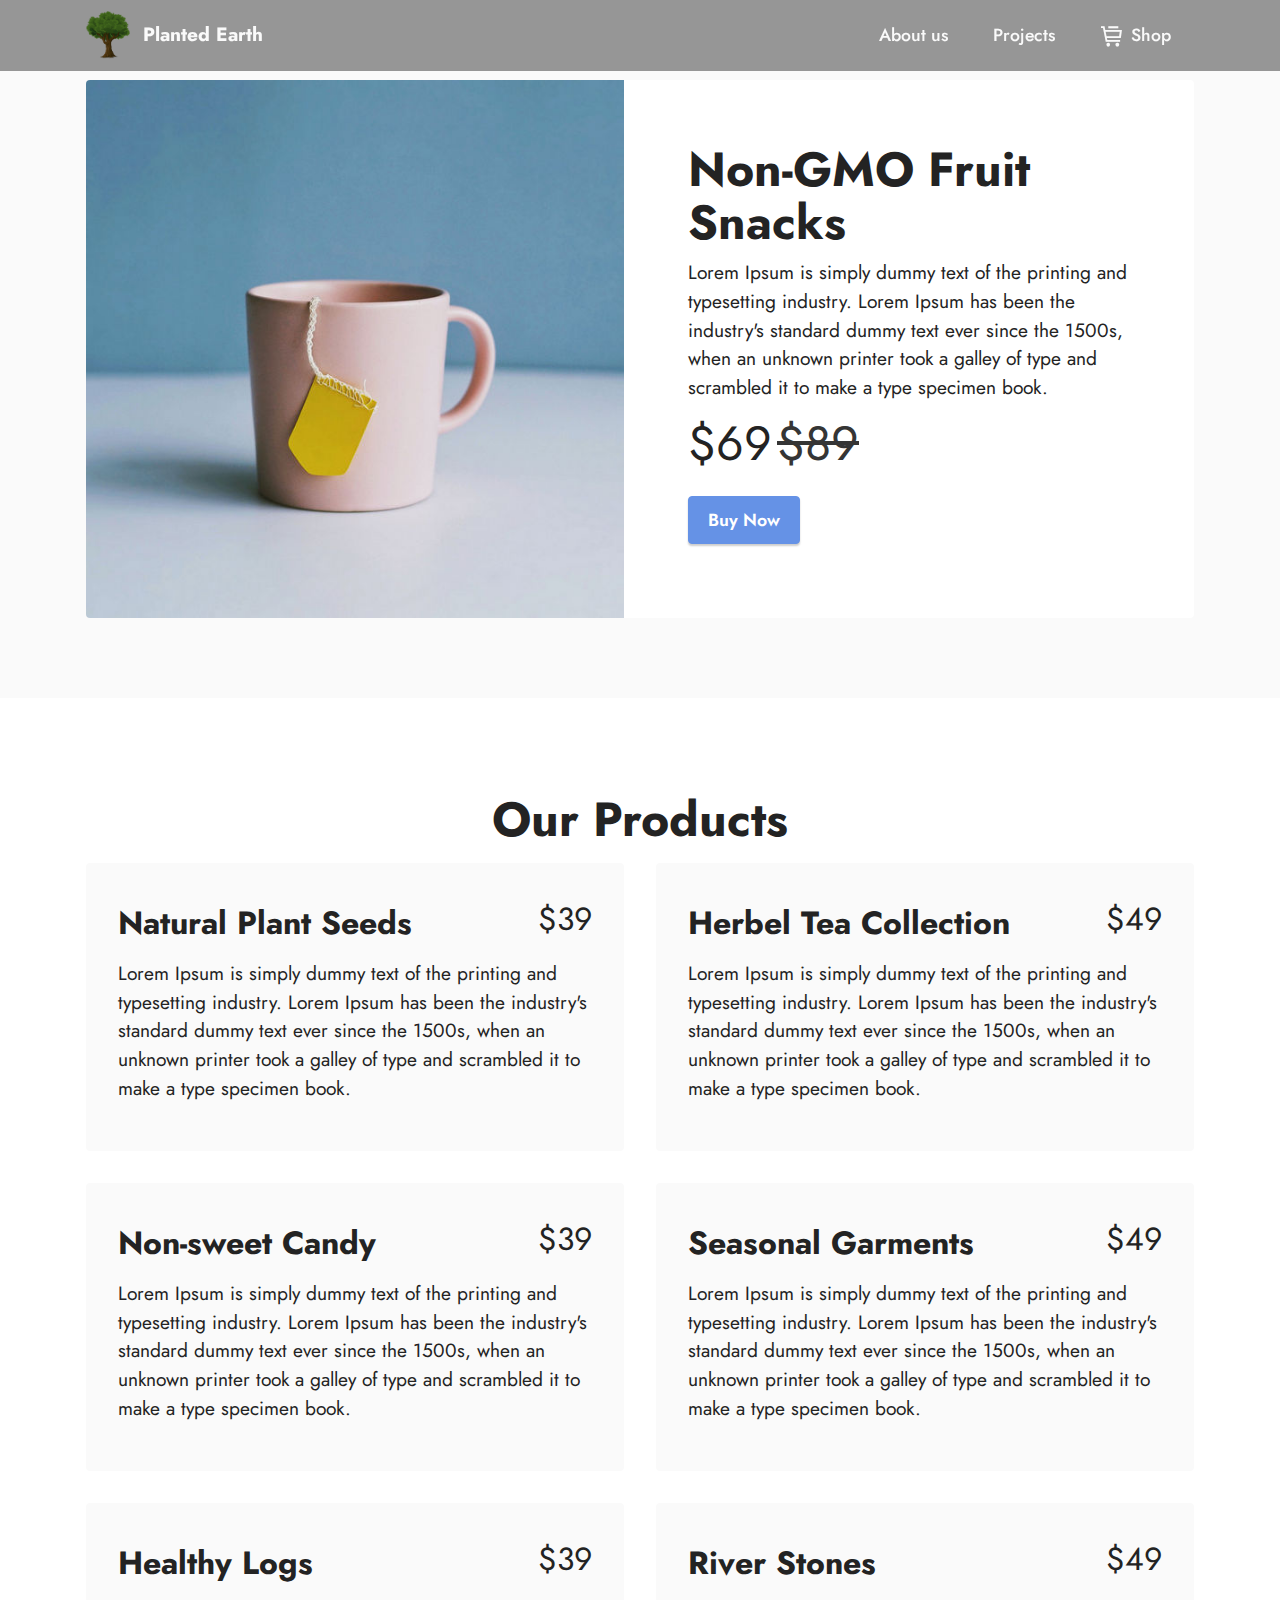
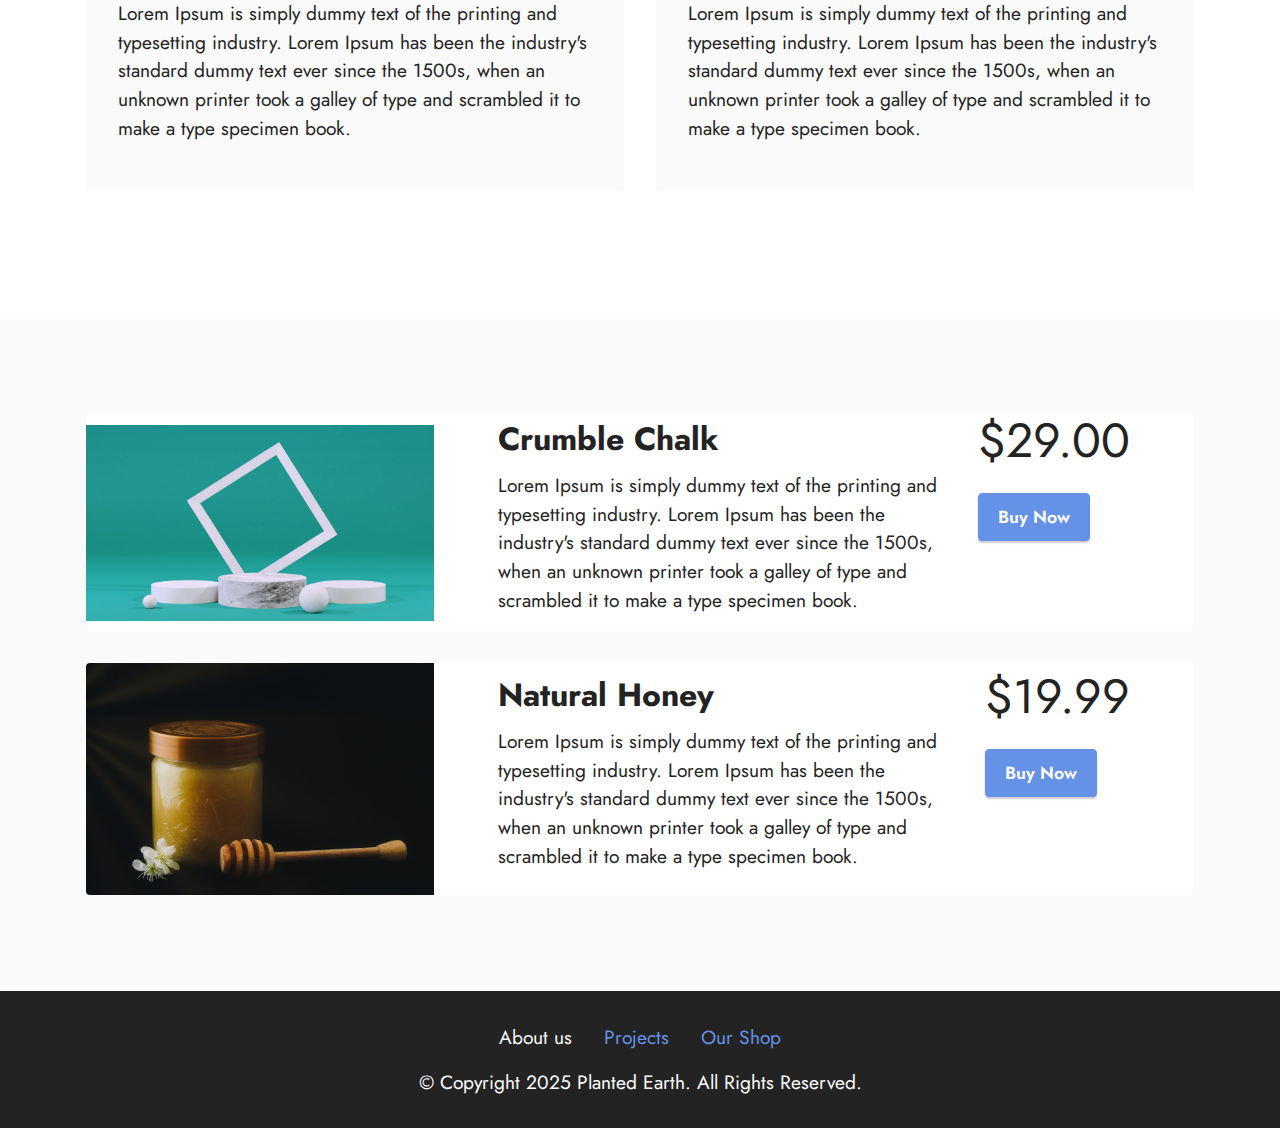
<file: shop.html>
<!DOCTYPE html>
<html  >
<head>
  <!-- Site made with Mobirise Website Builder v5.4.1, https://mobirise.com -->
  <meta charset="UTF-8">
  <meta http-equiv="X-UA-Compatible" content="IE=edge">
  <meta name="generator" content="Mobirise v5.4.1, mobirise.com">
  <meta name="viewport" content="width=device-width, initial-scale=1, minimum-scale=1">
  <link rel="shortcut icon" href="assets/images/mbr.png" type="image/x-icon">
  <meta name="description" content="">
  
  
  <title>Shop</title>
  <link rel="stylesheet" href="assets/web/assets/mobirise-icons2/mobirise2.css">
  <link rel="stylesheet" href="assets/bootstrap/css/bootstrap.min.css">
  <link rel="stylesheet" href="assets/bootstrap/css/bootstrap-grid.min.css">
  <link rel="stylesheet" href="assets/bootstrap/css/bootstrap-reboot.min.css">
  <link rel="stylesheet" href="assets/dropdown/css/style.css">
  <link rel="stylesheet" href="assets/socicon/css/styles.css">
  <link rel="stylesheet" href="assets/theme/css/style.css">
  <link rel="preload" href="https://fonts.googleapis.com/css2?family=Jost:ital,wght@0,400;0,700;1,400;1,700&display=swap&display=swap" as="style" onload="this.onload=null;this.rel='stylesheet'">
  <noscript><link rel="stylesheet" href="https://fonts.googleapis.com/css2?family=Jost:ital,wght@0,400;0,700;1,400;1,700&display=swap&display=swap"></noscript>
  <link rel="preload" as="style" href="assets/mobirise/css/mbr-additional.css"><link rel="stylesheet" href="assets/mobirise/css/mbr-additional.css" type="text/css">
  
  
  
  
</head>
<body>
  
  <section data-bs-version="5.1" class="menu menu1 cid-sZqZCjxN9w" once="menu" id="menu1-f">
    

    <nav class="navbar navbar-dropdown navbar-fixed-top navbar-expand-lg">
        <div class="container">
            <div class="navbar-brand">
                <span class="navbar-logo">
                    <a href="/">
                        <img src="assets/images/mbr.png" alt="PlantedEarth" style="height: 3rem;">
                    </a>
                </span>
                <span class="navbar-caption-wrap"><a class="navbar-caption text-white text-primary display-7" href="/">Planted Earth</a></span>
            </div>
            <button class="navbar-toggler" type="button" data-toggle="collapse" data-bs-toggle="collapse" data-target="#navbarSupportedContent" data-bs-target="#navbarSupportedContent" aria-controls="navbarNavAltMarkup" aria-expanded="false" aria-label="Toggle navigation">
                <div class="hamburger">
                    <span></span>
                    <span></span>
                    <span></span>
                    <span></span>
                </div>
            </button>
            <div class="collapse navbar-collapse" id="navbarSupportedContent">
                <ul class="navbar-nav nav-dropdown nav-right" data-app-modern-menu="true"><li class="nav-item"><a class="nav-link link text-white text-primary display-4" href="/about">
                            About us</a></li>
                    <li class="nav-item"><a class="nav-link link text-white text-primary display-4" href="/projects">Projects</a></li>
                    <li class="nav-item"><a class="nav-link link text-white text-primary display-4" href="/shop"><span class="mobi-mbri mobi-mbri-cart-full mbr-iconfont mbr-iconfont-btn"></span>Shop</a>
                    </li></ul>
                
                
            </div>
        </div>
    </nav>
</section>

<section data-bs-version="5.1" class="features6 cid-sZr4G9CPBj" id="features7-h">
    <!---->
    

    
    <div class="container">
        <div class="card-wrapper">
            <div class="row align-items-center">
                <div class="col-12 col-lg-6">
                    <div class="image-wrapper">
                        <img src="assets/images/product2.jpg" alt="Mobirise">
                    </div>
                </div>
                <div class="col-12 col-lg">
                    <div class="text-box">
                        <h5 class="mbr-title mbr-fonts-style display-2">
                            <strong>Non-GMO Fruit Snacks</strong></h5>
                        <p class="mbr-text mbr-fonts-style display-7">Lorem Ipsum is simply dummy text of the printing and typesetting industry. Lorem Ipsum has been the industry's standard dummy text ever since the 1500s, when an unknown printer took a galley of type and scrambled it to make a type specimen book.</p>
                        <div class="cost">
                            <span class="currentcost mbr-fonts-style pr-2 display-2">$69</span>
                            <span class="oldcost mbr-fonts-style display-2">$89</span>
                        </div>
                        <div class="mbr-section-btn pt-3"><a href="/" class="btn btn-primary display-4">Buy Now</a></div>
                    </div>
                </div>
            </div>
        </div>
    </div>
</section>

<section data-bs-version="5.1" class="features7 cid-sZr4JIpP08" id="features8-j">
    <!---->
    
    
    <div class="container">
        <div class="row">
            <div class="title col-12">
                <h5 class="mbr-section-title mbr-fonts-style mb-3 display-2">
                    <strong>Our Products</strong>
                </h5>
                
            </div>
            <div class="card col-12 col-md-6">
                <div class="card-wrapper">
                    <div class="top-line">
                        <h6 class="card-title mbr-fonts-style display-5">
                            <strong>Natural Plant Seeds</strong></h6>
                        <p class="mbr-text cost mbr-fonts-style display-5">$39</p>
                    </div>
                    <div class="bottom-line">
                        <p class="mbr-text mbr-fonts-style display-7">
                            Lorem Ipsum is simply dummy text of the printing and typesetting industry. Lorem Ipsum has been the industry's standard dummy text ever since the 1500s, when an unknown printer took a galley of type and scrambled it to make a type specimen book.
                        </p>
                    </div>
                </div>
            </div>
            <div class="card col-12 col-md-6">
                <div class="card-wrapper">
                    <div class="top-line">
                        <h6 class="card-title mbr-fonts-style display-5">
                            <strong>Herbel Tea Collection</strong></h6>
                        <p class="mbr-text cost mbr-fonts-style display-5">$49</p>
                    </div>
                    <div class="bottom-line">
                        <p class="mbr-text mbr-fonts-style display-7">
                            Lorem Ipsum is simply dummy text of the printing and typesetting industry. Lorem Ipsum has been the industry's standard dummy text ever since the 1500s, when an unknown printer took a galley of type and scrambled it to make a type specimen book.
                        </p>
                    </div>
                </div>
            </div>
            <div class="card col-12 col-md-6">
                <div class="card-wrapper">
                    <div class="top-line">
                        <h6 class="card-title mbr-fonts-style display-5">
                            <strong>Non-sweet Candy</strong></h6>
                        <p class="mbr-text cost mbr-fonts-style display-5">$39</p>
                    </div>
                    <div class="bottom-line">
                        <p class="mbr-text mbr-fonts-style display-7">
                            Lorem Ipsum is simply dummy text of the printing and typesetting industry. Lorem Ipsum has been the industry's standard dummy text ever since the 1500s, when an unknown printer took a galley of type and scrambled it to make a type specimen book.
                        </p>
                    </div>
                </div>
            </div>
            <div class="card col-12 col-md-6">
                <div class="card-wrapper">
                    <div class="top-line">
                        <h6 class="card-title mbr-fonts-style display-5">
                            <strong>Seasonal Garments</strong></h6>
                        <p class="mbr-text cost mbr-fonts-style display-5">$49</p>
                    </div>
                    <div class="bottom-line">
                        <p class="mbr-text mbr-fonts-style display-7">
                            Lorem Ipsum is simply dummy text of the printing and typesetting industry. Lorem Ipsum has been the industry's standard dummy text ever since the 1500s, when an unknown printer took a galley of type and scrambled it to make a type specimen book.
                        </p>
                    </div>
                </div>
            </div>
            <div class="card col-12 col-md-6">
                <div class="card-wrapper">
                    <div class="top-line">
                        <h6 class="card-title mbr-fonts-style display-5">
                            <strong>Healthy Logs</strong></h6>
                        <p class="mbr-text cost mbr-fonts-style display-5">$39</p>
                    </div>
                    <div class="bottom-line">
                        <p class="mbr-text mbr-fonts-style display-7">
                            Lorem Ipsum is simply dummy text of the printing and typesetting industry. Lorem Ipsum has been the industry's standard dummy text ever since the 1500s, when an unknown printer took a galley of type and scrambled it to make a type specimen book.
                        </p>
                    </div>
                </div>
            </div>
            <div class="card col-12 col-md-6">
                <div class="card-wrapper">
                    <div class="top-line">
                        <h6 class="card-title mbr-fonts-style display-5">
                            <strong>River Stones</strong></h6>
                        <p class="mbr-text cost mbr-fonts-style display-5">$49</p>
                    </div>
                    <div class="bottom-line">
                        <p class="mbr-text mbr-fonts-style display-7">
                            Lorem Ipsum is simply dummy text of the printing and typesetting industry. Lorem Ipsum has been the industry's standard dummy text ever since the 1500s, when an unknown printer took a galley of type and scrambled it to make a type specimen book.
                        </p>
                    </div>
                </div>
            </div>
            
            
            
            
            
            
        </div>
    </div>
</section>

<section data-bs-version="5.1" class="features8 cid-sZr4HCB3HM" xmlns="http://www.w3.org/1999/html" id="features9-i">
    
    

    

    <div class="container">
        <div class="card">
            <div class="card-wrapper">
                <div class="row align-items-center">
                    <div class="col-12 col-md-4">
                        <div class="image-wrapper">
                            <img src="assets/images/mbr-6.jpg" alt="">
                        </div>
                    </div>
                    <div class="col-12 col-md">
                        <div class="card-box">
                            <div class="row">
                                <div class="col-md">
                                    <h6 class="card-title mbr-fonts-style display-5">
                                        <strong>Crumble Chalk</strong></h6>
                                    <p class="mbr-text mbr-fonts-style display-7">
                                        Lorem Ipsum is simply dummy text of the printing and typesetting industry. Lorem Ipsum has been the industry's standard dummy text ever since the 1500s, when an unknown printer took a galley of type and scrambled it to make a type specimen book.
                                    </p>
                                </div>
                                <div class="col-md-auto">
                                    <p class="price mbr-fonts-style display-2">$29.00</p>
                                    <div class="mbr-section-btn"><a href="/" class="btn btn-primary display-4">
                                            Buy Now
                                        </a></div>
                                </div>
                                <div></div>
                            </div>
                        </div>
                    </div>
                </div>
            </div>
        </div>
        <div class="card">
            <div class="card-wrapper">
                <div class="row align-items-center">
                    <div class="col-12 col-md-4">
                        <div class="image-wrapper">
                            <img src="assets/images/mbr-5.jpg" alt="">
                        </div>
                    </div>
                    <div class="col-12 col-md">
                        <div class="card-box">
                            <div class="row">
                                <div class="col-md">
                                    <h6 class="card-title mbr-fonts-style display-5">
                                        <strong>Natural Honey</strong></h6>
                                    <p class="mbr-text mbr-fonts-style display-7">
                                        Lorem Ipsum is simply dummy text of the printing and typesetting industry. Lorem Ipsum has been the industry's standard dummy text ever since the 1500s, when an unknown printer took a galley of type and scrambled it to make a type specimen book.
                                    </p>
                                </div>
                                <div class="col-md-auto">
                                    <p class="price mbr-fonts-style display-2">$19.99</p>
                                    <div class="mbr-section-btn"><a href="/" class="btn btn-primary display-4">
                                            Buy Now
                                        </a></div>
                                </div>
                                <div></div>
                            </div>
                        </div>
                    </div>
                </div>
            </div>
        </div>
        
    </div>
</section>

<section data-bs-version="5.1" class="footer3 cid-sZqZDM9bea" once="footers" id="footer3-g">

    

    

    <div class="container">
        <div class="media-container-row align-center mbr-white">
            <div class="row row-links">
                <ul class="foot-menu">
                    
                    
                    
                    
                    
                <li class="foot-menu-item mbr-fonts-style display-7">
                        <a class="text-white text-primary" href="/about">About us</a>
                    </li><li class="foot-menu-item mbr-fonts-style display-7"><a href="/projects" class="text-primary">Projects</a></li><li class="foot-menu-item mbr-fonts-style display-7"><a href="/shop" class="text-primary">Our Shop</a></li></ul>
            </div>
            
            <div class="row row-copirayt">
                <p class="mbr-text mb-0 mbr-fonts-style mbr-white align-center display-7">
                    © Copyright 2025 Planted Earth. All Rights Reserved.
                </p>
            </div>
        </div>
    </div>
</section><section style="background-color: #fff; display: none !important; font-family: -apple-system, BlinkMacSystemFont, 'Segoe UI', 'Roboto', 'Helvetica Neue', Arial, sans-serif; color:#aaa; font-size:12px; padding: 0; align-items: center; display: flex;"><a href="https://mobirise.site/a" style="flex: 1 1; height: 3rem; padding-left: 1rem;"></a><p style="flex: 0 0 auto; margin:0; padding-right:1rem;">Design a website - <a href="https://mobirise.site/w" style="color:#aaa;">Click now</a></p></section><script src="assets/bootstrap/js/bootstrap.bundle.min.js"></script>  <script src="assets/smoothscroll/smooth-scroll.js"></script>  <script src="assets/ytplayer/index.js"></script>  <script src="assets/dropdown/js/navbar-dropdown.js"></script>  <script src="assets/theme/js/script.js"></script>  
  
  
</body>
</html>
</file>
<file: assets/web/assets/mobirise-icons2/mobirise2.css>
@font-face {
  font-family: 'Moririse2';
  font-display: swap;
  src:  url('mobirise2.eot?f2bix4');
  src:  url('mobirise2.eot?f2bix4#iefix') format('embedded-opentype'),
    url('mobirise2.ttf?f2bix4') format('truetype'),
    url('mobirise2.woff?f2bix4') format('woff'),
    url('mobirise2.svg?f2bix4#mobirise2') format('svg');
  font-weight: normal;
  font-style: normal;
}

[class^="mobi-"], [class*=" mobi-"] {
  /* use !important to prevent issues with browser extensions that change fonts */
  font-family: 'Moririse2' !important;
  speak: none;
  font-style: normal;
  font-weight: normal;
  font-variant: normal;
  text-transform: none;
  line-height: 1;

  /* Better Font Rendering =========== */
  -webkit-font-smoothing: antialiased;
  -moz-osx-font-smoothing: grayscale;
}

.mobi-mbri-add-submenu:before {
  content: "\e900";
}
.mobi-mbri-alert:before {
  content: "\e901";
}
.mobi-mbri-align-center:before {
  content: "\e902";
}
.mobi-mbri-align-justify:before {
  content: "\e903";
}
.mobi-mbri-align-left:before {
  content: "\e904";
}
.mobi-mbri-align-right:before {
  content: "\e905";
}
.mobi-mbri-android:before {
  content: "\e906";
}
.mobi-mbri-apple:before {
  content: "\e907";
}
.mobi-mbri-arrow-down:before {
  content: "\e908";
}
.mobi-mbri-arrow-next:before {
  content: "\e909";
}
.mobi-mbri-arrow-prev:before {
  content: "\e90a";
}
.mobi-mbri-arrow-up:before {
  content: "\e90b";
}
.mobi-mbri-bold:before {
  content: "\e90c";
}
.mobi-mbri-bookmark:before {
  content: "\e90d";
}
.mobi-mbri-bootstrap:before {
  content: "\e90e";
}
.mobi-mbri-briefcase:before {
  content: "\e90f";
}
.mobi-mbri-browse:before {
  content: "\e910";
}
.mobi-mbri-bulleted-list:before {
  content: "\e911";
}
.mobi-mbri-calendar:before {
  content: "\e912";
}
.mobi-mbri-camera:before {
  content: "\e913";
}
.mobi-mbri-cart-add:before {
  content: "\e914";
}
.mobi-mbri-cart-full:before {
  content: "\e915";
}
.mobi-mbri-cash:before {
  content: "\e916";
}
.mobi-mbri-change-style:before {
  content: "\e917";
}
.mobi-mbri-chat:before {
  content: "\e918";
}
.mobi-mbri-clock:before {
  content: "\e919";
}
.mobi-mbri-close:before {
  content: "\e91a";
}
.mobi-mbri-cloud:before {
  content: "\e91b";
}
.mobi-mbri-code:before {
  content: "\e91c";
}
.mobi-mbri-contact-form:before {
  content: "\e91d";
}
.mobi-mbri-credit-card:before {
  content: "\e91e";
}
.mobi-mbri-cursor-click:before {
  content: "\e91f";
}
.mobi-mbri-cust-feedback:before {
  content: "\e920";
}
.mobi-mbri-database:before {
  content: "\e921";
}
.mobi-mbri-delivery:before {
  content: "\e922";
}
.mobi-mbri-desktop:before {
  content: "\e923";
}
.mobi-mbri-devices:before {
  content: "\e924";
}
.mobi-mbri-down:before {
  content: "\e925";
}
.mobi-mbri-download-2:before {
  content: "\e926";
}
.mobi-mbri-download:before {
  content: "\e927";
}
.mobi-mbri-drag-n-drop-2:before {
  content: "\e928";
}
.mobi-mbri-drag-n-drop:before {
  content: "\e929";
}
.mobi-mbri-edit-2:before {
  content: "\e92a";
}
.mobi-mbri-edit:before {
  content: "\e92b";
}
.mobi-mbri-error:before {
  content: "\e92c";
}
.mobi-mbri-extension:before {
  content: "\e92d";
}
.mobi-mbri-features:before {
  content: "\e92e";
}
.mobi-mbri-file:before {
  content: "\e92f";
}
.mobi-mbri-flag:before {
  content: "\e930";
}
.mobi-mbri-folder:before {
  content: "\e931";
}
.mobi-mbri-gift:before {
  content: "\e932";
}
.mobi-mbri-github:before {
  content: "\e933";
}
.mobi-mbri-globe-2:before {
  content: "\e934";
}
.mobi-mbri-globe:before {
  content: "\e935";
}
.mobi-mbri-growing-chart:before {
  content: "\e936";
}
.mobi-mbri-hearth:before {
  content: "\e937";
}
.mobi-mbri-help:before {
  content: "\e938";
}
.mobi-mbri-home:before {
  content: "\e939";
}
.mobi-mbri-hot-cup:before {
  content: "\e93a";
}
.mobi-mbri-idea:before {
  content: "\e93b";
}
.mobi-mbri-image-gallery:before {
  content: "\e93c";
}
.mobi-mbri-image-slider:before {
  content: "\e93d";
}
.mobi-mbri-info:before {
  content: "\e93e";
}
.mobi-mbri-italic:before {
  content: "\e93f";
}
.mobi-mbri-key:before {
  content: "\e940";
}
.mobi-mbri-laptop:before {
  content: "\e941";
}
.mobi-mbri-layers:before {
  content: "\e942";
}
.mobi-mbri-left-right:before {
  content: "\e943";
}
.mobi-mbri-left:before {
  content: "\e944";
}
.mobi-mbri-letter:before {
  content: "\e945";
}
.mobi-mbri-like:before {
  content: "\e946";
}
.mobi-mbri-link:before {
  content: "\e947";
}
.mobi-mbri-lock:before {
  content: "\e948";
}
.mobi-mbri-login:before {
  content: "\e949";
}
.mobi-mbri-logout:before {
  content: "\e94a";
}
.mobi-mbri-magic-stick:before {
  content: "\e94b";
}
.mobi-mbri-map-pin:before {
  content: "\e94c";
}
.mobi-mbri-menu:before {
  content: "\e94d";
}
.mobi-mbri-mobile-2:before {
  content: "\e94e";
}
.mobi-mbri-mobile-horizontal:before {
  content: "\e94f";
}
.mobi-mbri-mobile:before {
  content: "\e950";
}
.mobi-mbri-mobirise:before {
  content: "\e951";
}
.mobi-mbri-more-horizontal:before {
  content: "\e952";
}
.mobi-mbri-more-vertical:before {
  content: "\e953";
}
.mobi-mbri-music:before {
  content: "\e954";
}
.mobi-mbri-new-file:before {
  content: "\e955";
}
.mobi-mbri-numbered-list:before {
  content: "\e956";
}
.mobi-mbri-opened-folder:before {
  content: "\e957";
}
.mobi-mbri-pages:before {
  content: "\e958";
}
.mobi-mbri-paper-plane:before {
  content: "\e959";
}
.mobi-mbri-paperclip:before {
  content: "\e95a";
}
.mobi-mbri-phone:before {
  content: "\e95b";
}
.mobi-mbri-photo:before {
  content: "\e95c";
}
.mobi-mbri-photos:before {
  content: "\e95d";
}
.mobi-mbri-pin:before {
  content: "\e95e";
}
.mobi-mbri-play:before {
  content: "\e95f";
}
.mobi-mbri-plus:before {
  content: "\e960";
}
.mobi-mbri-preview:before {
  content: "\e961";
}
.mobi-mbri-print:before {
  content: "\e962";
}
.mobi-mbri-protect:before {
  content: "\e963";
}
.mobi-mbri-question:before {
  content: "\e964";
}
.mobi-mbri-quote-left:before {
  content: "\e965";
}
.mobi-mbri-quote-right:before {
  content: "\e966";
}
.mobi-mbri-redo:before {
  content: "\e967";
}
.mobi-mbri-refresh:before {
  content: "\e968";
}
.mobi-mbri-responsive-2:before {
  content: "\e969";
}
.mobi-mbri-responsive:before {
  content: "\e96a";
}
.mobi-mbri-right:before {
  content: "\e96b";
}
.mobi-mbri-rocket:before {
  content: "\e96c";
}
.mobi-mbri-sad-face:before {
  content: "\e96d";
}
.mobi-mbri-sale:before {
  content: "\e96e";
}
.mobi-mbri-save:before {
  content: "\e96f";
}
.mobi-mbri-search:before {
  content: "\e970";
}
.mobi-mbri-setting-2:before {
  content: "\e971";
}
.mobi-mbri-setting-3:before {
  content: "\e972";
}
.mobi-mbri-setting:before {
  content: "\e973";
}
.mobi-mbri-share:before {
  content: "\e974";
}
.mobi-mbri-shopping-bag:before {
  content: "\e975";
}
.mobi-mbri-shopping-basket:before {
  content: "\e976";
}
.mobi-mbri-shopping-cart:before {
  content: "\e977";
}
.mobi-mbri-sites:before {
  content: "\e978";
}
.mobi-mbri-smile-face:before {
  content: "\e979";
}
.mobi-mbri-speed:before {
  content: "\e97a";
}
.mobi-mbri-star:before {
  content: "\e97b";
}
.mobi-mbri-success:before {
  content: "\e97c";
}
.mobi-mbri-sun:before {
  content: "\e97d";
}
.mobi-mbri-sun2:before {
  content: "\e97e";
}
.mobi-mbri-tablet-vertical:before {
  content: "\e97f";
}
.mobi-mbri-tablet:before {
  content: "\e980";
}
.mobi-mbri-target:before {
  content: "\e981";
}
.mobi-mbri-timer:before {
  content: "\e982";
}
.mobi-mbri-to-ftp:before {
  content: "\e983";
}
.mobi-mbri-to-local-drive:before {
  content: "\e984";
}
.mobi-mbri-touch-swipe:before {
  content: "\e985";
}
.mobi-mbri-touch:before {
  content: "\e986";
}
.mobi-mbri-trash:before {
  content: "\e987";
}
.mobi-mbri-underline:before {
  content: "\e988";
}
.mobi-mbri-undo:before {
  content: "\e989";
}
.mobi-mbri-unlink:before {
  content: "\e98a";
}
.mobi-mbri-unlock:before {
  content: "\e98b";
}
.mobi-mbri-up-down:before {
  content: "\e98c";
}
.mobi-mbri-up:before {
  content: "\e98d";
}
.mobi-mbri-update:before {
  content: "\e98e";
}
.mobi-mbri-upload-2:before {
  content: "\e98f";
}
.mobi-mbri-upload:before {
  content: "\e990";
}
.mobi-mbri-user-2:before {
  content: "\e991";
}
.mobi-mbri-user:before {
  content: "\e992";
}
.mobi-mbri-users:before {
  content: "\e993";
}
.mobi-mbri-video-play:before {
  content: "\e994";
}
.mobi-mbri-video:before {
  content: "\e995";
}
.mobi-mbri-watch:before {
  content: "\e996";
}
.mobi-mbri-website-theme-2:before {
  content: "\e997";
}
.mobi-mbri-website-theme:before {
  content: "\e998";
}
.mobi-mbri-wifi:before {
  content: "\e999";
}
.mobi-mbri-windows:before {
  content: "\e99a";
}
.mobi-mbri-zoom-in:before {
  content: "\e99b";
}
.mobi-mbri-zoom-out:before {
  content: "\e99c";
}
</file>
<file: assets/dropdown/css/style.css>
.navbar-dropdown {
  left: 0;
  padding: 0;
  position: absolute;
  right: 0;
  top: 0;
  transition: all 0.45s ease;
  z-index: 1030;
  background: #282828; }
  .navbar-dropdown .navbar-logo {
    margin-right: 0.8rem;
    transition: margin 0.3s ease-in-out;
    vertical-align: middle; }
    .navbar-dropdown .navbar-logo img {
      height: 3.125rem;
      transition: all 0.3s ease-in-out; }
    .navbar-dropdown .navbar-logo.mbr-iconfont {
      font-size: 3.125rem;
      line-height: 3.125rem; }
  .navbar-dropdown .navbar-caption {
    font-weight: 700;
    white-space: normal;
    vertical-align: -4px;
    line-height: 3.125rem !important; }
    .navbar-dropdown .navbar-caption, .navbar-dropdown .navbar-caption:hover {
      color: inherit;
      text-decoration: none; }
  .navbar-dropdown .mbr-iconfont + .navbar-caption {
    vertical-align: -1px; }
  .navbar-dropdown.navbar-fixed-top {
    position: fixed; }
  .navbar-dropdown .navbar-brand span {
    vertical-align: -4px; }
  .navbar-dropdown.bg-color.transparent {
    background: none; }
  .navbar-dropdown.navbar-short .navbar-brand {
    padding: 0.625rem 0; }
    .navbar-dropdown.navbar-short .navbar-brand span {
      vertical-align: -1px; }
  .navbar-dropdown.navbar-short .navbar-caption {
    line-height: 2.375rem !important;
    vertical-align: -2px; }
  .navbar-dropdown.navbar-short .navbar-logo {
    margin-right: 0.5rem; }
    .navbar-dropdown.navbar-short .navbar-logo img {
      height: 2.375rem; }
    .navbar-dropdown.navbar-short .navbar-logo.mbr-iconfont {
      font-size: 2.375rem;
      line-height: 2.375rem; }
  .navbar-dropdown.navbar-short .mbr-table-cell {
    height: 3.625rem; }
  .navbar-dropdown .navbar-close {
    left: 0.6875rem;
    position: fixed;
    top: 0.75rem;
    z-index: 1000; }
  .navbar-dropdown .hamburger-icon {
    content: "";
    display: inline-block;
    vertical-align: middle;
    width: 16px;
    -webkit-box-shadow: 0 -6px 0 1px #282828,0 0 0 1px #282828,0 6px 0 1px #282828;
    -moz-box-shadow: 0 -6px 0 1px #282828,0 0 0 1px #282828,0 6px 0 1px #282828;
    box-shadow: 0 -6px 0 1px #282828,0 0 0 1px #282828,0 6px 0 1px #282828; }

.dropdown-menu .dropdown-toggle[data-toggle="dropdown-submenu"]::after {
  border-bottom: 0.35em solid transparent;
  border-left: 0.35em solid;
  border-right: 0;
  border-top: 0.35em solid transparent;
  margin-left: 0.3rem; }

.dropdown-menu .dropdown-item:focus {
  outline: 0; }

.nav-dropdown {
  font-size: 0.75rem;
  font-weight: 500;
  height: auto !important; }
  .nav-dropdown .nav-btn {
    padding-left: 1rem; }
  .nav-dropdown .link {
    margin: .667em 1.667em;
    font-weight: 500;
    padding: 0;
    transition: color .2s ease-in-out; }
    .nav-dropdown .link.dropdown-toggle {
      margin-right: 2.583em; }
      .nav-dropdown .link.dropdown-toggle::after {
        margin-left: .25rem;
        border-top: 0.35em solid;
        border-right: 0.35em solid transparent;
        border-left: 0.35em solid transparent;
        border-bottom: 0; }
      .nav-dropdown .link.dropdown-toggle[aria-expanded="true"] {
        margin: 0;
        padding: 0.667em 3.263em  0.667em 1.667em; }
  .nav-dropdown .link::after,
  .nav-dropdown .dropdown-item::after {
    color: inherit; }
  .nav-dropdown .btn {
    font-size: 0.75rem;
    font-weight: 700;
    letter-spacing: 0;
    margin-bottom: 0;
    padding-left: 1.25rem;
    padding-right: 1.25rem; }
  .nav-dropdown .dropdown-menu {
    border-radius: 0;
    border: 0;
    left: 0;
    margin: 0;
    padding-bottom: 1.25rem;
    padding-top: 1.25rem;
    position: relative; }
  .nav-dropdown .dropdown-submenu {
    margin-left: 0.125rem;
    top: 0; }
  .nav-dropdown .dropdown-item {
    font-weight: 500;
    line-height: 2;
    padding: 0.3846em 4.615em 0.3846em 1.5385em;
    position: relative;
    transition: color .2s ease-in-out, background-color .2s ease-in-out; }
    .nav-dropdown .dropdown-item::after {
      margin-top: -0.3077em;
      position: absolute;
      right: 1.1538em;
      top: 50%; }
    .nav-dropdown .dropdown-item:focus, .nav-dropdown .dropdown-item:hover {
      background: none; }

@media (max-width: 767px) {
  .nav-dropdown.navbar-toggleable-sm {
    bottom: 0;
    display: none;
    left: 0;
    overflow-x: hidden;
    position: fixed;
    top: 0;
    transform: translateX(-100%);
    -ms-transform: translateX(-100%);
    -webkit-transform: translateX(-100%);
    width: 18.75rem;
    z-index: 999; } }
.nav-dropdown.navbar-toggleable-xl {
  bottom: 0;
  display: none;
  left: 0;
  overflow-x: hidden;
  position: fixed;
  top: 0;
  transform: translateX(-100%);
  -ms-transform: translateX(-100%);
  -webkit-transform: translateX(-100%);
  width: 18.75rem;
  z-index: 999; }

.nav-dropdown-sm {
  display: block !important;
  overflow-x: hidden;
  overflow: auto;
  padding-top: 3.875rem; }
  .nav-dropdown-sm::after {
    content: "";
    display: block;
    height: 3rem;
    width: 100%; }
  .nav-dropdown-sm.collapse.in ~ .navbar-close {
    display: block !important; }
  .nav-dropdown-sm.collapsing, .nav-dropdown-sm.collapse.in {
    transform: translateX(0);
    -ms-transform: translateX(0);
    -webkit-transform: translateX(0);
    transition: all 0.25s ease-out;
    -webkit-transition: all 0.25s ease-out;
    background: #282828; }
  .nav-dropdown-sm.collapsing[aria-expanded="false"] {
    transform: translateX(-100%);
    -ms-transform: translateX(-100%);
    -webkit-transform: translateX(-100%); }
  .nav-dropdown-sm .nav-item {
    display: block;
    margin-left: 0 !important;
    padding-left: 0; }
  .nav-dropdown-sm .link,
  .nav-dropdown-sm .dropdown-item {
    border-top: 1px dotted rgba(255, 255, 255, 0.1);
    font-size: 0.8125rem;
    line-height: 1.6;
    margin: 0 !important;
    padding: 0.875rem 2.4rem 0.875rem 1.5625rem !important;
    position: relative;
    white-space: normal; }
    .nav-dropdown-sm .link:focus, .nav-dropdown-sm .link:hover,
    .nav-dropdown-sm .dropdown-item:focus,
    .nav-dropdown-sm .dropdown-item:hover {
      background: rgba(0, 0, 0, 0.2) !important;
      color: #c0a375; }
  .nav-dropdown-sm .nav-btn {
    position: relative;
    padding: 1.5625rem 1.5625rem 0 1.5625rem; }
    .nav-dropdown-sm .nav-btn::before {
      border-top: 1px dotted rgba(255, 255, 255, 0.1);
      content: "";
      left: 0;
      position: absolute;
      top: 0;
      width: 100%; }
    .nav-dropdown-sm .nav-btn + .nav-btn {
      padding-top: 0.625rem; }
      .nav-dropdown-sm .nav-btn + .nav-btn::before {
        display: none; }
  .nav-dropdown-sm .btn {
    padding: 0.625rem 0; }
  .nav-dropdown-sm .dropdown-toggle[data-toggle="dropdown-submenu"]::after {
    margin-left: .25rem;
    border-top: 0.35em solid;
    border-right: 0.35em solid transparent;
    border-left: 0.35em solid transparent;
    border-bottom: 0; }
  .nav-dropdown-sm .dropdown-toggle[data-toggle="dropdown-submenu"][aria-expanded="true"]::after {
    border-top: 0;
    border-right: 0.35em solid transparent;
    border-left: 0.35em solid transparent;
    border-bottom: 0.35em solid; }
  .nav-dropdown-sm .dropdown-menu {
    margin: 0;
    padding: 0;
    position: relative;
    top: 0;
    left: 0;
    width: 100%;
    border: 0;
    float: none;
    border-radius: 0;
    background: none; }
  .nav-dropdown-sm .dropdown-submenu {
    left: 100%;
    margin-left: 0.125rem;
    margin-top: -1.25rem;
    top: 0; }

.navbar-toggleable-sm .nav-dropdown .dropdown-menu {
  position: absolute; }

.navbar-toggleable-sm .nav-dropdown .dropdown-submenu {
  left: 100%;
  margin-left: 0.125rem;
  margin-top: -1.25rem;
  top: 0; }

.navbar-toggleable-sm.opened .nav-dropdown .dropdown-menu {
  position: relative; }

.navbar-toggleable-sm.opened .nav-dropdown .dropdown-submenu {
  left: 0;
  margin-left: 00rem;
  margin-top: 0rem;
  top: 0; }

.is-builder .nav-dropdown.collapsing {
  transition: none !important; }
</file>
<file: assets/socicon/css/styles.css>
@charset "UTF-8";

@font-face {
  font-family: 'Socicon';
  src:  url('../fonts/socicon.eot');
  src:  url('../fonts/socicon.eot?#iefix') format('embedded-opentype'),
    url('../fonts/socicon.woff2') format('woff2'),
    url('../fonts/socicon.ttf') format('truetype'),
    url('../fonts/socicon.woff') format('woff'),
    url('../fonts/socicon.svg#socicon') format('svg');
  font-weight: normal;
  font-style: normal;
  font-display: swap;
}

[data-icon]:before {
  font-family: "socicon" !important;
  content: attr(data-icon);
  font-style: normal !important;
  font-weight: normal !important;
  font-variant: normal !important;
  text-transform: none !important;
  speak: none;
  line-height: 1;
  -webkit-font-smoothing: antialiased;
  -moz-osx-font-smoothing: grayscale;
}

[class^="socicon-"], [class*=" socicon-"] {
  /* use !important to prevent issues with browser extensions that change fonts */
  font-family: 'Socicon' !important;
  speak: none;
  font-style: normal;
  font-weight: normal;
  font-variant: normal;
  text-transform: none;
  line-height: 1;

  /* Better Font Rendering =========== */
  -webkit-font-smoothing: antialiased;
  -moz-osx-font-smoothing: grayscale;
}

.socicon-eitaa:before {
  content: "\e97c";
}
.socicon-soroush:before {
  content: "\e97d";
}
.socicon-bale:before {
  content: "\e97e";
}
.socicon-zazzle:before {
  content: "\e97b";
}
.socicon-society6:before {
  content: "\e97a";
}
.socicon-redbubble:before {
  content: "\e979";
}
.socicon-avvo:before {
  content: "\e978";
}
.socicon-stitcher:before {
  content: "\e977";
}
.socicon-googlehangouts:before {
  content: "\e974";
}
.socicon-dlive:before {
  content: "\e975";
}
.socicon-vsco:before {
  content: "\e976";
}
.socicon-flipboard:before {
  content: "\e973";
}
.socicon-ubuntu:before {
  content: "\e958";
}
.socicon-artstation:before {
  content: "\e959";
}
.socicon-invision:before {
  content: "\e95a";
}
.socicon-torial:before {
  content: "\e95b";
}
.socicon-collectorz:before {
  content: "\e95c";
}
.socicon-seenthis:before {
  content: "\e95d";
}
.socicon-googleplaymusic:before {
  content: "\e95e";
}
.socicon-debian:before {
  content: "\e95f";
}
.socicon-filmfreeway:before {
  content: "\e960";
}
.socicon-gnome:before {
  content: "\e961";
}
.socicon-itchio:before {
  content: "\e962";
}
.socicon-jamendo:before {
  content: "\e963";
}
.socicon-mix:before {
  content: "\e964";
}
.socicon-sharepoint:before {
  content: "\e965";
}
.socicon-tinder:before {
  content: "\e966";
}
.socicon-windguru:before {
  content: "\e967";
}
.socicon-cdbaby:before {
  content: "\e968";
}
.socicon-elementaryos:before {
  content: "\e969";
}
.socicon-stage32:before {
  content: "\e96a";
}
.socicon-tiktok:before {
  content: "\e96b";
}
.socicon-gitter:before {
  content: "\e96c";
}
.socicon-letterboxd:before {
  content: "\e96d";
}
.socicon-threema:before {
  content: "\e96e";
}
.socicon-splice:before {
  content: "\e96f";
}
.socicon-metapop:before {
  content: "\e970";
}
.socicon-naver:before {
  content: "\e971";
}
.socicon-remote:before {
  content: "\e972";
}
.socicon-internet:before {
  content: "\e957";
}
.socicon-moddb:before {
  content: "\e94b";
}
.socicon-indiedb:before {
  content: "\e94c";
}
.socicon-traxsource:before {
  content: "\e94d";
}
.socicon-gamefor:before {
  content: "\e94e";
}
.socicon-pixiv:before {
  content: "\e94f";
}
.socicon-myanimelist:before {
  content: "\e950";
}
.socicon-blackberry:before {
  content: "\e951";
}
.socicon-wickr:before {
  content: "\e952";
}
.socicon-spip:before {
  content: "\e953";
}
.socicon-napster:before {
  content: "\e954";
}
.socicon-beatport:before {
  content: "\e955";
}
.socicon-hackerone:before {
  content: "\e956";
}
.socicon-hackernews:before {
  content: "\e946";
}
.socicon-smashwords:before {
  content: "\e947";
}
.socicon-kobo:before {
  content: "\e948";
}
.socicon-bookbub:before {
  content: "\e949";
}
.socicon-mailru:before {
  content: "\e94a";
}
.socicon-gitlab:before {
  content: "\e945";
}
.socicon-instructables:before {
  content: "\e944";
}
.socicon-portfolio:before {
  content: "\e943";
}
.socicon-codered:before {
  content: "\e940";
}
.socicon-origin:before {
  content: "\e941";
}
.socicon-nextdoor:before {
  content: "\e942";
}
.socicon-udemy:before {
  content: "\e93f";
}
.socicon-livemaster:before {
  content: "\e93e";
}
.socicon-crunchbase:before {
  content: "\e93b";
}
.socicon-homefy:before {
  content: "\e93c";
}
.socicon-calendly:before {
  content: "\e93d";
}
.socicon-realtor:before {
  content: "\e90f";
}
.socicon-tidal:before {
  content: "\e910";
}
.socicon-qobuz:before {
  content: "\e911";
}
.socicon-natgeo:before {
  content: "\e912";
}
.socicon-mastodon:before {
  content: "\e913";
}
.socicon-unsplash:before {
  content: "\e914";
}
.socicon-homeadvisor:before {
  content: "\e915";
}
.socicon-angieslist:before {
  content: "\e916";
}
.socicon-codepen:before {
  content: "\e917";
}
.socicon-slack:before {
  content: "\e918";
}
.socicon-openaigym:before {
  content: "\e919";
}
.socicon-logmein:before {
  content: "\e91a";
}
.socicon-fiverr:before {
  content: "\e91b";
}
.socicon-gotomeeting:before {
  content: "\e91c";
}
.socicon-aliexpress:before {
  content: "\e91d";
}
.socicon-guru:before {
  content: "\e91e";
}
.socicon-appstore:before {
  content: "\e91f";
}
.socicon-homes:before {
  content: "\e920";
}
.socicon-zoom:before {
  content: "\e921";
}
.socicon-alibaba:before {
  content: "\e922";
}
.socicon-craigslist:before {
  content: "\e923";
}
.socicon-wix:before {
  content: "\e924";
}
.socicon-redfin:before {
  content: "\e925";
}
.socicon-googlecalendar:before {
  content: "\e926";
}
.socicon-shopify:before {
  content: "\e927";
}
.socicon-freelancer:before {
  content: "\e928";
}
.socicon-seedrs:before {
  content: "\e929";
}
.socicon-bing:before {
  content: "\e92a";
}
.socicon-doodle:before {
  content: "\e92b";
}
.socicon-bonanza:before {
  content: "\e92c";
}
.socicon-squarespace:before {
  content: "\e92d";
}
.socicon-toptal:before {
  content: "\e92e";
}
.socicon-gust:before {
  content: "\e92f";
}
.socicon-ask:before {
  content: "\e930";
}
.socicon-trulia:before {
  content: "\e931";
}
.socicon-loomly:before {
  content: "\e932";
}
.socicon-ghost:before {
  content: "\e933";
}
.socicon-upwork:before {
  content: "\e934";
}
.socicon-fundable:before {
  content: "\e935";
}
.socicon-booking:before {
  content: "\e936";
}
.socicon-googlemaps:before {
  content: "\e937";
}
.socicon-zillow:before {
  content: "\e938";
}
.socicon-niconico:before {
  content: "\e939";
}
.socicon-toneden:before {
  content: "\e93a";
}
.socicon-augment:before {
  content: "\e908";
}
.socicon-bitbucket:before {
  content: "\e909";
}
.socicon-fyuse:before {
  content: "\e90a";
}
.socicon-yt-gaming:before {
  content: "\e90b";
}
.socicon-sketchfab:before {
  content: "\e90c";
}
.socicon-mobcrush:before {
  content: "\e90d";
}
.socicon-microsoft:before {
  content: "\e90e";
}
.socicon-pandora:before {
  content: "\e907";
}
.socicon-messenger:before {
  content: "\e906";
}
.socicon-gamewisp:before {
  content: "\e905";
}
.socicon-bloglovin:before {
  content: "\e904";
}
.socicon-tunein:before {
  content: "\e903";
}
.socicon-gamejolt:before {
  content: "\e901";
}
.socicon-trello:before {
  content: "\e902";
}
.socicon-spreadshirt:before {
  content: "\e900";
}
.socicon-500px:before {
  content: "\e000";
}
.socicon-8tracks:before {
  content: "\e001";
}
.socicon-airbnb:before {
  content: "\e002";
}
.socicon-alliance:before {
  content: "\e003";
}
.socicon-amazon:before {
  content: "\e004";
}
.socicon-amplement:before {
  content: "\e005";
}
.socicon-android:before {
  content: "\e006";
}
.socicon-angellist:before {
  content: "\e007";
}
.socicon-apple:before {
  content: "\e008";
}
.socicon-appnet:before {
  content: "\e009";
}
.socicon-baidu:before {
  content: "\e00a";
}
.socicon-bandcamp:before {
  content: "\e00b";
}
.socicon-battlenet:before {
  content: "\e00c";
}
.socicon-mixer:before {
  content: "\e00d";
}
.socicon-bebee:before {
  content: "\e00e";
}
.socicon-bebo:before {
  content: "\e00f";
}
.socicon-behance:before {
  content: "\e010";
}
.socicon-blizzard:before {
  content: "\e011";
}
.socicon-blogger:before {
  content: "\e012";
}
.socicon-buffer:before {
  content: "\e013";
}
.socicon-chrome:before {
  content: "\e014";
}
.socicon-coderwall:before {
  content: "\e015";
}
.socicon-curse:before {
  content: "\e016";
}
.socicon-dailymotion:before {
  content: "\e017";
}
.socicon-deezer:before {
  content: "\e018";
}
.socicon-delicious:before {
  content: "\e019";
}
.socicon-deviantart:before {
  content: "\e01a";
}
.socicon-diablo:before {
  content: "\e01b";
}
.socicon-digg:before {
  content: "\e01c";
}
.socicon-discord:before {
  content: "\e01d";
}
.socicon-disqus:before {
  content: "\e01e";
}
.socicon-douban:before {
  content: "\e01f";
}
.socicon-draugiem:before {
  content: "\e020";
}
.socicon-dribbble:before {
  content: "\e021";
}
.socicon-drupal:before {
  content: "\e022";
}
.socicon-ebay:before {
  content: "\e023";
}
.socicon-ello:before {
  content: "\e024";
}
.socicon-endomodo:before {
  content: "\e025";
}
.socicon-envato:before {
  content: "\e026";
}
.socicon-etsy:before {
  content: "\e027";
}
.socicon-facebook:before {
  content: "\e028";
}
.socicon-feedburner:before {
  content: "\e029";
}
.socicon-filmweb:before {
  content: "\e02a";
}
.socicon-firefox:before {
  content: "\e02b";
}
.socicon-flattr:before {
  content: "\e02c";
}
.socicon-flickr:before {
  content: "\e02d";
}
.socicon-formulr:before {
  content: "\e02e";
}
.socicon-forrst:before {
  content: "\e02f";
}
.socicon-foursquare:before {
  content: "\e030";
}
.socicon-friendfeed:before {
  content: "\e031";
}
.socicon-github:before {
  content: "\e032";
}
.socicon-goodreads:before {
  content: "\e033";
}
.socicon-google:before {
  content: "\e034";
}
.socicon-googlescholar:before {
  content: "\e035";
}
.socicon-googlegroups:before {
  content: "\e036";
}
.socicon-googlephotos:before {
  content: "\e037";
}
.socicon-googleplus:before {
  content: "\e038";
}
.socicon-grooveshark:before {
  content: "\e039";
}
.socicon-hackerrank:before {
  content: "\e03a";
}
.socicon-hearthstone:before {
  content: "\e03b";
}
.socicon-hellocoton:before {
  content: "\e03c";
}
.socicon-heroes:before {
  content: "\e03d";
}
.socicon-smashcast:before {
  content: "\e03e";
}
.socicon-horde:before {
  content: "\e03f";
}
.socicon-houzz:before {
  content: "\e040";
}
.socicon-icq:before {
  content: "\e041";
}
.socicon-identica:before {
  content: "\e042";
}
.socicon-imdb:before {
  content: "\e043";
}
.socicon-instagram:before {
  content: "\e044";
}
.socicon-issuu:before {
  content: "\e045";
}
.socicon-istock:before {
  content: "\e046";
}
.socicon-itunes:before {
  content: "\e047";
}
.socicon-keybase:before {
  content: "\e048";
}
.socicon-lanyrd:before {
  content: "\e049";
}
.socicon-lastfm:before {
  content: "\e04a";
}
.socicon-line:before {
  content: "\e04b";
}
.socicon-linkedin:before {
  content: "\e04c";
}
.socicon-livejournal:before {
  content: "\e04d";
}
.socicon-lyft:before {
  content: "\e04e";
}
.socicon-macos:before {
  content: "\e04f";
}
.socicon-mail:before {
  content: "\e050";
}
.socicon-medium:before {
  content: "\e051";
}
.socicon-meetup:before {
  content: "\e052";
}
.socicon-mixcloud:before {
  content: "\e053";
}
.socicon-modelmayhem:before {
  content: "\e054";
}
.socicon-mumble:before {
  content: "\e055";
}
.socicon-myspace:before {
  content: "\e056";
}
.socicon-newsvine:before {
  content: "\e057";
}
.socicon-nintendo:before {
  content: "\e058";
}
.socicon-npm:before {
  content: "\e059";
}
.socicon-odnoklassniki:before {
  content: "\e05a";
}
.socicon-openid:before {
  content: "\e05b";
}
.socicon-opera:before {
  content: "\e05c";
}
.socicon-outlook:before {
  content: "\e05d";
}
.socicon-overwatch:before {
  content: "\e05e";
}
.socicon-patreon:before {
  content: "\e05f";
}
.socicon-paypal:before {
  content: "\e060";
}
.socicon-periscope:before {
  content: "\e061";
}
.socicon-persona:before {
  content: "\e062";
}
.socicon-pinterest:before {
  content: "\e063";
}
.socicon-play:before {
  content: "\e064";
}
.socicon-player:before {
  content: "\e065";
}
.socicon-playstation:before {
  content: "\e066";
}
.socicon-pocket:before {
  content: "\e067";
}
.socicon-qq:before {
  content: "\e068";
}
.socicon-quora:before {
  content: "\e069";
}
.socicon-raidcall:before {
  content: "\e06a";
}
.socicon-ravelry:before {
  content: "\e06b";
}
.socicon-reddit:before {
  content: "\e06c";
}
.socicon-renren:before {
  content: "\e06d";
}
.socicon-researchgate:before {
  content: "\e06e";
}
.socicon-residentadvisor:before {
  content: "\e06f";
}
.socicon-reverbnation:before {
  content: "\e070";
}
.socicon-rss:before {
  content: "\e071";
}
.socicon-sharethis:before {
  content: "\e072";
}
.socicon-skype:before {
  content: "\e073";
}
.socicon-slideshare:before {
  content: "\e074";
}
.socicon-smugmug:before {
  content: "\e075";
}
.socicon-snapchat:before {
  content: "\e076";
}
.socicon-songkick:before {
  content: "\e077";
}
.socicon-soundcloud:before {
  content: "\e078";
}
.socicon-spotify:before {
  content: "\e079";
}
.socicon-stackexchange:before {
  content: "\e07a";
}
.socicon-stackoverflow:before {
  content: "\e07b";
}
.socicon-starcraft:before {
  content: "\e07c";
}
.socicon-stayfriends:before {
  content: "\e07d";
}
.socicon-steam:before {
  content: "\e07e";
}
.socicon-storehouse:before {
  content: "\e07f";
}
.socicon-strava:before {
  content: "\e080";
}
.socicon-streamjar:before {
  content: "\e081";
}
.socicon-stumbleupon:before {
  content: "\e082";
}
.socicon-swarm:before {
  content: "\e083";
}
.socicon-teamspeak:before {
  content: "\e084";
}
.socicon-teamviewer:before {
  content: "\e085";
}
.socicon-technorati:before {
  content: "\e086";
}
.socicon-telegram:before {
  content: "\e087";
}
.socicon-tripadvisor:before {
  content: "\e088";
}
.socicon-tripit:before {
  content: "\e089";
}
.socicon-triplej:before {
  content: "\e08a";
}
.socicon-tumblr:before {
  content: "\e08b";
}
.socicon-twitch:before {
  content: "\e08c";
}
.socicon-twitter:before {
  content: "\e08d";
}
.socicon-uber:before {
  content: "\e08e";
}
.socicon-ventrilo:before {
  content: "\e08f";
}
.socicon-viadeo:before {
  content: "\e090";
}
.socicon-viber:before {
  content: "\e091";
}
.socicon-viewbug:before {
  content: "\e092";
}
.socicon-vimeo:before {
  content: "\e093";
}
.socicon-vine:before {
  content: "\e094";
}
.socicon-vkontakte:before {
  content: "\e095";
}
.socicon-warcraft:before {
  content: "\e096";
}
.socicon-wechat:before {
  content: "\e097";
}
.socicon-weibo:before {
  content: "\e098";
}
.socicon-whatsapp:before {
  content: "\e099";
}
.socicon-wikipedia:before {
  content: "\e09a";
}
.socicon-windows:before {
  content: "\e09b";
}
.socicon-wordpress:before {
  content: "\e09c";
}
.socicon-wykop:before {
  content: "\e09d";
}
.socicon-xbox:before {
  content: "\e09e";
}
.socicon-xing:before {
  content: "\e09f";
}
.socicon-yahoo:before {
  content: "\e0a0";
}
.socicon-yammer:before {
  content: "\e0a1";
}
.socicon-yandex:before {
  content: "\e0a2";
}
.socicon-yelp:before {
  content: "\e0a3";
}
.socicon-younow:before {
  content: "\e0a4";
}
.socicon-youtube:before {
  content: "\e0a5";
}
.socicon-zapier:before {
  content: "\e0a6";
}
.socicon-zerply:before {
  content: "\e0a7";
}
.socicon-zomato:before {
  content: "\e0a8";
}
.socicon-zynga:before {
  content: "\e0a9";
}
</file>
<file: assets/theme/css/style.css>
@charset "UTF-8";
section {
  background-color: #ffffff;
}

body {
  font-style: normal;
  line-height: 1.5;
  font-weight: 400;
  color: #232323;
  position: relative;
}

button {
  background-color: transparent;
  border-color: transparent;
}

section,
.container,
.container-fluid {
  position: relative;
  word-wrap: break-word;
}

a.mbr-iconfont:hover {
  text-decoration: none;
}

.article .lead p,
.article .lead ul,
.article .lead ol,
.article .lead pre,
.article .lead blockquote {
  margin-bottom: 0;
}

a {
  font-style: normal;
  font-weight: 400;
  cursor: pointer;
}
a, a:hover {
  text-decoration: none;
}

.mbr-section-title {
  font-style: normal;
  line-height: 1.3;
}

.mbr-section-subtitle {
  line-height: 1.3;
}

.mbr-text {
  font-style: normal;
  line-height: 1.7;
}

h1,
h2,
h3,
h4,
h5,
h6,
.display-1,
.display-2,
.display-4,
.display-5,
.display-7,
span,
p,
a {
  line-height: 1;
  word-break: break-word;
  word-wrap: break-word;
  font-weight: 400;
}

b,
strong {
  font-weight: bold;
}

input:-webkit-autofill, input:-webkit-autofill:hover, input:-webkit-autofill:focus, input:-webkit-autofill:active {
  transition-delay: 9999s;
  -webkit-transition-property: background-color, color;
  transition-property: background-color, color;
}

textarea[type=hidden] {
  display: none;
}

section {
  background-position: 50% 50%;
  background-repeat: no-repeat;
  background-size: cover;
}
section .mbr-background-video,
section .mbr-background-video-preview {
  position: absolute;
  bottom: 0;
  left: 0;
  right: 0;
  top: 0;
}

.hidden {
  visibility: hidden;
}

.mbr-z-index20 {
  z-index: 20;
}

/*! Base colors */
.mbr-white {
  color: #ffffff;
}

.mbr-black {
  color: #111111;
}

.mbr-bg-white {
  background-color: #ffffff;
}

.mbr-bg-black {
  background-color: #000000;
}

/*! Text-aligns */
.align-left {
  text-align: left;
}

.align-center {
  text-align: center;
}

.align-right {
  text-align: right;
}

/*! Font-weight  */
.mbr-light {
  font-weight: 300;
}

.mbr-regular {
  font-weight: 400;
}

.mbr-semibold {
  font-weight: 500;
}

.mbr-bold {
  font-weight: 700;
}

/*! Media  */
.media-content {
  flex-basis: 100%;
}

.media-container-row {
  display: flex;
  flex-direction: row;
  flex-wrap: wrap;
  justify-content: center;
  align-content: center;
  align-items: start;
}
.media-container-row .media-size-item {
  width: 400px;
}

.media-container-column {
  display: flex;
  flex-direction: column;
  flex-wrap: wrap;
  justify-content: center;
  align-content: center;
  align-items: stretch;
}
.media-container-column > * {
  width: 100%;
}

@media (min-width: 992px) {
  .media-container-row {
    flex-wrap: nowrap;
  }
}
figure {
  margin-bottom: 0;
  overflow: hidden;
}

figure[mbr-media-size] {
  transition: width 0.1s;
}

img,
iframe {
  display: block;
  width: 100%;
}

.card {
  background-color: transparent;
  border: none;
}

.card-box {
  width: 100%;
}

.card-img {
  text-align: center;
  flex-shrink: 0;
  -webkit-flex-shrink: 0;
}

.media {
  max-width: 100%;
  margin: 0 auto;
}

.mbr-figure {
  align-self: center;
}

.media-container > div {
  max-width: 100%;
}

.mbr-figure img,
.card-img img {
  width: 100%;
}

@media (max-width: 991px) {
  .media-size-item {
    width: auto !important;
  }

  .media {
    width: auto;
  }

  .mbr-figure {
    width: 100% !important;
  }
}
/*! Buttons */
.mbr-section-btn {
  margin-left: -0.6rem;
  margin-right: -0.6rem;
  font-size: 0;
}

.btn {
  font-weight: 600;
  border-width: 1px;
  font-style: normal;
  margin: 0.6rem 0.6rem;
  white-space: normal;
  transition: all 0.2s ease-in-out;
  display: inline-flex;
  align-items: center;
  justify-content: center;
  word-break: break-word;
}

.btn-sm {
  font-weight: 600;
  letter-spacing: 0px;
  transition: all 0.3s ease-in-out;
}

.btn-md {
  font-weight: 600;
  letter-spacing: 0px;
  transition: all 0.3s ease-in-out;
}

.btn-lg {
  font-weight: 600;
  letter-spacing: 0px;
  transition: all 0.3s ease-in-out;
}

.btn-form {
  margin: 0;
}
.btn-form:hover {
  cursor: pointer;
}

nav .mbr-section-btn {
  margin-left: 0rem;
  margin-right: 0rem;
}

/*! Btn icon margin */
.btn .mbr-iconfont,
.btn.btn-sm .mbr-iconfont {
  order: 1;
  cursor: pointer;
  margin-left: 0.5rem;
  vertical-align: sub;
}

.btn.btn-md .mbr-iconfont,
.btn.btn-md .mbr-iconfont {
  margin-left: 0.8rem;
}

.mbr-regular {
  font-weight: 400;
}

.mbr-semibold {
  font-weight: 500;
}

.mbr-bold {
  font-weight: 700;
}

[type=submit] {
  -webkit-appearance: none;
}

/*! Full-screen */
.mbr-fullscreen .mbr-overlay {
  min-height: 100vh;
}

.mbr-fullscreen {
  display: flex;
  display: -moz-flex;
  display: -ms-flex;
  display: -o-flex;
  align-items: center;
  min-height: 100vh;
  padding-top: 3rem;
  padding-bottom: 3rem;
}

/*! Map */
.map {
  height: 25rem;
  position: relative;
}
.map iframe {
  width: 100%;
  height: 100%;
}

/*! Scroll to top arrow */
.mbr-arrow-up {
  bottom: 25px;
  right: 90px;
  position: fixed;
  text-align: right;
  z-index: 5000;
  color: #ffffff;
  font-size: 22px;
}

.mbr-arrow-up a {
  background: rgba(0, 0, 0, 0.2);
  border-radius: 50%;
  color: #fff;
  display: inline-block;
  height: 60px;
  width: 60px;
  border: 2px solid #fff;
  outline-style: none !important;
  position: relative;
  text-decoration: none;
  transition: all 0.3s ease-in-out;
  cursor: pointer;
  text-align: center;
}
.mbr-arrow-up a:hover {
  background-color: rgba(0, 0, 0, 0.4);
}
.mbr-arrow-up a i {
  line-height: 60px;
}

.mbr-arrow-up-icon {
  display: block;
  color: #fff;
}

.mbr-arrow-up-icon::before {
  content: "›";
  display: inline-block;
  font-family: serif;
  font-size: 22px;
  line-height: 1;
  font-style: normal;
  position: relative;
  top: 6px;
  left: -4px;
  transform: rotate(-90deg);
}

/*! Arrow Down */
.mbr-arrow {
  position: absolute;
  bottom: 45px;
  left: 50%;
  width: 60px;
  height: 60px;
  cursor: pointer;
  background-color: rgba(80, 80, 80, 0.5);
  border-radius: 50%;
  transform: translateX(-50%);
}
@media (max-width: 767px) {
  .mbr-arrow {
    display: none;
  }
}
.mbr-arrow > a {
  display: inline-block;
  text-decoration: none;
  outline-style: none;
  -webkit-animation: arrowdown 1.7s ease-in-out infinite;
          animation: arrowdown 1.7s ease-in-out infinite;
  color: #ffffff;
}
.mbr-arrow > a > i {
  position: absolute;
  top: -2px;
  left: 15px;
  font-size: 2rem;
}

#scrollToTop a i::before {
  content: "";
  position: absolute;
  display: block;
  border-bottom: 2.5px solid #fff;
  border-left: 2.5px solid #fff;
  width: 27.8%;
  height: 27.8%;
  left: 50%;
  top: 51%;
  transform: translateY(-30%) translateX(-50%) rotate(135deg);
}

@keyframes arrowdown {
  0% {
    transform: translateY(0px);
  }
  50% {
    transform: translateY(-5px);
  }
  100% {
    transform: translateY(0px);
  }
}
@-webkit-keyframes arrowdown {
  0% {
    transform: translateY(0px);
  }
  50% {
    transform: translateY(-5px);
  }
  100% {
    transform: translateY(0px);
  }
}
@media (max-width: 500px) {
  .mbr-arrow-up {
    left: 0;
    right: 0;
    text-align: center;
  }
}
/*Gradients animation*/
@keyframes gradient-animation {
  from {
    background-position: 0% 100%;
    -webkit-animation-timing-function: ease-in-out;
            animation-timing-function: ease-in-out;
  }
  to {
    background-position: 100% 0%;
    -webkit-animation-timing-function: ease-in-out;
            animation-timing-function: ease-in-out;
  }
}
@-webkit-keyframes gradient-animation {
  from {
    background-position: 0% 100%;
    -webkit-animation-timing-function: ease-in-out;
            animation-timing-function: ease-in-out;
  }
  to {
    background-position: 100% 0%;
    -webkit-animation-timing-function: ease-in-out;
            animation-timing-function: ease-in-out;
  }
}
.bg-gradient {
  background-size: 200% 200%;
  animation: gradient-animation 5s infinite alternate;
  -webkit-animation: gradient-animation 5s infinite alternate;
}

.menu .navbar-brand {
  display: -webkit-flex;
}
.menu .navbar-brand span {
  display: flex;
  display: -webkit-flex;
}
.menu .navbar-brand .navbar-caption-wrap {
  display: -webkit-flex;
}
.menu .navbar-brand .navbar-logo img {
  display: -webkit-flex;
  width: auto;
}
@media (min-width: 768px) and (max-width: 991px) {
  .menu .navbar-toggleable-sm .navbar-nav {
    display: -ms-flexbox;
  }
}
@media (max-width: 991px) {
  .menu .navbar-collapse {
    max-height: 93.5vh;
  }
  .menu .navbar-collapse.show {
    overflow: auto;
  }
}
@media (min-width: 992px) {
  .menu .navbar-nav.nav-dropdown {
    display: -webkit-flex;
  }
  .menu .navbar-toggleable-sm .navbar-collapse {
    display: -webkit-flex !important;
  }
  .menu .collapsed .navbar-collapse {
    max-height: 93.5vh;
  }
  .menu .collapsed .navbar-collapse.show {
    overflow: auto;
  }
}
@media (max-width: 767px) {
  .menu .navbar-collapse {
    max-height: 80vh;
  }
}

.nav-link .mbr-iconfont {
  margin-right: 0.5rem;
}

.navbar {
  display: -webkit-flex;
  -webkit-flex-wrap: wrap;
  -webkit-align-items: center;
  -webkit-justify-content: space-between;
}

.navbar-collapse {
  -webkit-flex-basis: 100%;
  -webkit-flex-grow: 1;
  -webkit-align-items: center;
}

.nav-dropdown .link {
  padding: 0.667em 1.667em !important;
  margin: 0 !important;
}

.nav {
  display: -webkit-flex;
  -webkit-flex-wrap: wrap;
}

.row {
  display: -webkit-flex;
  -webkit-flex-wrap: wrap;
}

.justify-content-center {
  -webkit-justify-content: center;
}

.form-inline {
  display: -webkit-flex;
}

.card-wrapper {
  -webkit-flex: 1;
}

.carousel-control {
  z-index: 10;
  display: -webkit-flex;
}

.carousel-controls {
  display: -webkit-flex;
}

.media {
  display: -webkit-flex;
}

.form-group:focus {
  outline: none;
}

.jq-selectbox__select {
  padding: 7px 0;
  position: relative;
}

.jq-selectbox__dropdown {
  overflow: hidden;
  border-radius: 10px;
  position: absolute;
  top: 100%;
  left: 0 !important;
  width: 100% !important;
}

.jq-selectbox__trigger-arrow {
  right: 0;
  transform: translateY(-50%);
}

.jq-selectbox li {
  padding: 1.07em 0.5em;
}

input[type=range] {
  padding-left: 0 !important;
  padding-right: 0 !important;
}

.modal-dialog,
.modal-content {
  height: 100%;
}

.modal-dialog .carousel-inner {
  height: calc(100vh - 1.75rem);
}
@media (max-width: 575px) {
  .modal-dialog .carousel-inner {
    height: calc(100vh - 1rem);
  }
}

.carousel-item {
  text-align: center;
}

.carousel-item img {
  margin: auto;
}

.navbar-toggler {
  align-self: flex-start;
  padding: 0.25rem 0.75rem;
  font-size: 1.25rem;
  line-height: 1;
  background: transparent;
  border: 1px solid transparent;
  border-radius: 0.25rem;
}

.navbar-toggler:focus,
.navbar-toggler:hover {
  text-decoration: none;
  box-shadow: none;
}

.navbar-toggler-icon {
  display: inline-block;
  width: 1.5em;
  height: 1.5em;
  vertical-align: middle;
  content: "";
  background: no-repeat center center;
  background-size: 100% 100%;
}

.navbar-toggler-left {
  position: absolute;
  left: 1rem;
}

.navbar-toggler-right {
  position: absolute;
  right: 1rem;
}

.card-img {
  width: auto;
}

.menu .navbar.collapsed:not(.beta-menu) {
  flex-direction: column;
}

.carousel-item.active,
.carousel-item-next,
.carousel-item-prev {
  display: flex;
}

.note-air-layout .dropup .dropdown-menu,
.note-air-layout .navbar-fixed-bottom .dropdown .dropdown-menu {
  bottom: initial !important;
}

html,
body {
  height: auto;
  min-height: 100vh;
}

.dropup .dropdown-toggle::after {
  display: none;
}

.form-asterisk {
  font-family: initial;
  position: absolute;
  top: -2px;
  font-weight: normal;
}

.form-control-label {
  position: relative;
  cursor: pointer;
  margin-bottom: 0.357em;
  padding: 0;
}

.alert {
  color: #ffffff;
  border-radius: 0;
  border: 0;
  font-size: 1.1rem;
  line-height: 1.5;
  margin-bottom: 1.875rem;
  padding: 1.25rem;
  position: relative;
  text-align: center;
}
.alert.alert-form::after {
  background-color: inherit;
  bottom: -7px;
  content: "";
  display: block;
  height: 14px;
  left: 50%;
  margin-left: -7px;
  position: absolute;
  transform: rotate(45deg);
  width: 14px;
}

.form-control {
  background-color: #ffffff;
  background-clip: border-box;
  color: #232323;
  line-height: 1rem !important;
  height: auto;
  padding: 0.6rem 1.2rem;
  transition: border-color 0.25s ease 0s;
  border: 1px solid transparent !important;
  border-radius: 4px;
  box-shadow: rgba(0, 0, 0, 0.07) 0px 1px 1px 0px, rgba(0, 0, 0, 0.07) 0px 1px 3px 0px, rgba(0, 0, 0, 0.03) 0px 0px 0px 1px;
}
.form-active .form-control:invalid {
  border-color: red;
}

form .row {
  margin-left: -0.6rem;
  margin-right: -0.6rem;
}
form .row [class*=col] {
  padding-left: 0.6rem;
  padding-right: 0.6rem;
}

form .mbr-section-btn {
  margin: 0;
  padding-left: 0.6rem;
  padding-right: 0.6rem;
}

form .btn {
  display: flex;
  padding: 0.6rem 1.2rem;
  margin: 0;
}

form .form-check-input {
  margin-top: 0.5;
}

textarea.form-control {
  line-height: 1.5rem !important;
}

.form-group {
  margin-bottom: 1.2rem;
}

.form-control,
form .btn {
  min-height: 48px;
}

.gdpr-block label span.textGDPR input[name=gdpr] {
  top: 7px;
}

.form-control:focus {
  box-shadow: none;
}

:focus {
  outline: none;
}

.mbr-overlay {
  background-color: #000;
  bottom: 0;
  left: 0;
  opacity: 0.5;
  position: absolute;
  right: 0;
  top: 0;
  z-index: 0;
  pointer-events: none;
}

blockquote {
  font-style: italic;
  padding: 3rem;
  font-size: 1.09rem;
  position: relative;
  border-left: 3px solid;
}

ul,
ol,
pre,
blockquote {
  margin-bottom: 2.3125rem;
}

.mt-4 {
  margin-top: 2rem !important;
}

.mb-4 {
  margin-bottom: 2rem !important;
}

@media (min-width: 992px) {
  .container {
    padding-left: 16px;
    padding-right: 16px;
  }

  .row {
    margin-left: -16px;
    margin-right: -16px;
  }
  .row > [class*=col] {
    padding-left: 16px;
    padding-right: 16px;
  }
}
@media (min-width: 768px) {
  .container-fluid {
    padding-left: 32px;
    padding-right: 32px;
  }
}
@media (min-width: 768px) and (max-width: 991px) {
  .mbr-container {
    padding-left: 32px;
    padding-right: 32px;
  }
}
@media (max-width: 767px) {
  .mbr-container {
    padding-left: 16px;
    padding-right: 16px;
  }
}
.card-wrapper,
.item-wrapper {
  overflow: hidden;
}

.app-video-wrapper > img {
  opacity: 1;
}

.item {
  position: relative;
}

.dropdown-menu .dropdown-menu {
  left: 100%;
}

.dropdown-item + .dropdown-menu {
  display: none;
}

.dropdown-item:hover + .dropdown-menu,
.dropdown-menu:hover {
  display: block;
}.engine {
	position: absolute;
	text-indent: -2400px;
	text-align: center;
	padding: 0;
	top: 0;
	left: -2400px;
}
</file>
<file: assets/mobirise/css/mbr-additional.css>
body {
  font-family: Jost;
}
.display-1 {
  font-family: 'Jost', sans-serif;
  font-size: 4.6rem;
  line-height: 1.1;
}
.display-1 > .mbr-iconfont {
  font-size: 5.75rem;
}
.display-2 {
  font-family: 'Jost', sans-serif;
  font-size: 3rem;
  line-height: 1.1;
}
.display-2 > .mbr-iconfont {
  font-size: 3.75rem;
}
.display-4 {
  font-family: 'Jost', sans-serif;
  font-size: 1.1rem;
  line-height: 1.5;
}
.display-4 > .mbr-iconfont {
  font-size: 1.375rem;
}
.display-5 {
  font-family: 'Jost', sans-serif;
  font-size: 2rem;
  line-height: 1.5;
}
.display-5 > .mbr-iconfont {
  font-size: 2.5rem;
}
.display-7 {
  font-family: 'Jost', sans-serif;
  font-size: 1.2rem;
  line-height: 1.5;
}
.display-7 > .mbr-iconfont {
  font-size: 1.5rem;
}
/* ---- Fluid typography for mobile devices ---- */
/* 1.4 - font scale ratio ( bootstrap == 1.42857 ) */
/* 100vw - current viewport width */
/* (48 - 20)  48 == 48rem == 768px, 20 == 20rem == 320px(minimal supported viewport) */
/* 0.65 - min scale variable, may vary */
@media (max-width: 992px) {
  .display-1 {
    font-size: 3.68rem;
  }
}
@media (max-width: 768px) {
  .display-1 {
    font-size: 3.22rem;
    font-size: calc( 2.26rem + (4.6 - 2.26) * ((100vw - 20rem) / (48 - 20)));
    line-height: calc( 1.1 * (2.26rem + (4.6 - 2.26) * ((100vw - 20rem) / (48 - 20))));
  }
  .display-2 {
    font-size: 2.4rem;
    font-size: calc( 1.7rem + (3 - 1.7) * ((100vw - 20rem) / (48 - 20)));
    line-height: calc( 1.3 * (1.7rem + (3 - 1.7) * ((100vw - 20rem) / (48 - 20))));
  }
  .display-4 {
    font-size: 0.88rem;
    font-size: calc( 1.0350000000000001rem + (1.1 - 1.0350000000000001) * ((100vw - 20rem) / (48 - 20)));
    line-height: calc( 1.4 * (1.0350000000000001rem + (1.1 - 1.0350000000000001) * ((100vw - 20rem) / (48 - 20))));
  }
  .display-5 {
    font-size: 1.6rem;
    font-size: calc( 1.35rem + (2 - 1.35) * ((100vw - 20rem) / (48 - 20)));
    line-height: calc( 1.4 * (1.35rem + (2 - 1.35) * ((100vw - 20rem) / (48 - 20))));
  }
  .display-7 {
    font-size: 0.96rem;
    font-size: calc( 1.07rem + (1.2 - 1.07) * ((100vw - 20rem) / (48 - 20)));
    line-height: calc( 1.4 * (1.07rem + (1.2 - 1.07) * ((100vw - 20rem) / (48 - 20))));
  }
}
/* Buttons */
.btn {
  padding: 0.6rem 1.2rem;
  border-radius: 4px;
}
.btn-sm {
  padding: 0.6rem 1.2rem;
  border-radius: 4px;
}
.btn-md {
  padding: 0.6rem 1.2rem;
  border-radius: 4px;
}
.btn-lg {
  padding: 1rem 2.6rem;
  border-radius: 4px;
}
.bg-primary {
  background-color: #6592e6 !important;
}
.bg-success {
  background-color: #40b0bf !important;
}
.bg-info {
  background-color: #47b5ed !important;
}
.bg-warning {
  background-color: #ffe161 !important;
}
.bg-danger {
  background-color: #ff9966 !important;
}
.btn-primary,
.btn-primary:active {
  background-color: #6592e6 !important;
  border-color: #6592e6 !important;
  color: #ffffff !important;
  box-shadow: 0 2px 2px 0 rgba(0, 0, 0, 0.2);
}
.btn-primary:hover,
.btn-primary:focus,
.btn-primary.focus,
.btn-primary.active {
  color: #ffffff !important;
  background-color: #2260d2 !important;
  border-color: #2260d2 !important;
  box-shadow: 0 2px 5px 0 rgba(0, 0, 0, 0.2);
}
.btn-primary.disabled,
.btn-primary:disabled {
  color: #ffffff !important;
  background-color: #2260d2 !important;
  border-color: #2260d2 !important;
}
.btn-secondary,
.btn-secondary:active {
  background-color: #ff6666 !important;
  border-color: #ff6666 !important;
  color: #ffffff !important;
  box-shadow: 0 2px 2px 0 rgba(0, 0, 0, 0.2);
}
.btn-secondary:hover,
.btn-secondary:focus,
.btn-secondary.focus,
.btn-secondary.active {
  color: #ffffff !important;
  background-color: #ff0f0f !important;
  border-color: #ff0f0f !important;
  box-shadow: 0 2px 5px 0 rgba(0, 0, 0, 0.2);
}
.btn-secondary.disabled,
.btn-secondary:disabled {
  color: #ffffff !important;
  background-color: #ff0f0f !important;
  border-color: #ff0f0f !important;
}
.btn-info,
.btn-info:active {
  background-color: #47b5ed !important;
  border-color: #47b5ed !important;
  color: #ffffff !important;
  box-shadow: 0 2px 2px 0 rgba(0, 0, 0, 0.2);
}
.btn-info:hover,
.btn-info:focus,
.btn-info.focus,
.btn-info.active {
  color: #ffffff !important;
  background-color: #148cca !important;
  border-color: #148cca !important;
  box-shadow: 0 2px 5px 0 rgba(0, 0, 0, 0.2);
}
.btn-info.disabled,
.btn-info:disabled {
  color: #ffffff !important;
  background-color: #148cca !important;
  border-color: #148cca !important;
}
.btn-success,
.btn-success:active {
  background-color: #40b0bf !important;
  border-color: #40b0bf !important;
  color: #ffffff !important;
  box-shadow: 0 2px 2px 0 rgba(0, 0, 0, 0.2);
}
.btn-success:hover,
.btn-success:focus,
.btn-success.focus,
.btn-success.active {
  color: #ffffff !important;
  background-color: #2a747e !important;
  border-color: #2a747e !important;
  box-shadow: 0 2px 5px 0 rgba(0, 0, 0, 0.2);
}
.btn-success.disabled,
.btn-success:disabled {
  color: #ffffff !important;
  background-color: #2a747e !important;
  border-color: #2a747e !important;
}
.btn-warning,
.btn-warning:active {
  background-color: #ffe161 !important;
  border-color: #ffe161 !important;
  color: #614f00 !important;
  box-shadow: 0 2px 2px 0 rgba(0, 0, 0, 0.2);
}
.btn-warning:hover,
.btn-warning:focus,
.btn-warning.focus,
.btn-warning.active {
  color: #0a0800 !important;
  background-color: #ffd10a !important;
  border-color: #ffd10a !important;
  box-shadow: 0 2px 5px 0 rgba(0, 0, 0, 0.2);
}
.btn-warning.disabled,
.btn-warning:disabled {
  color: #614f00 !important;
  background-color: #ffd10a !important;
  border-color: #ffd10a !important;
}
.btn-danger,
.btn-danger:active {
  background-color: #ff9966 !important;
  border-color: #ff9966 !important;
  color: #ffffff !important;
  box-shadow: 0 2px 2px 0 rgba(0, 0, 0, 0.2);
}
.btn-danger:hover,
.btn-danger:focus,
.btn-danger.focus,
.btn-danger.active {
  color: #ffffff !important;
  background-color: #ff5f0f !important;
  border-color: #ff5f0f !important;
  box-shadow: 0 2px 5px 0 rgba(0, 0, 0, 0.2);
}
.btn-danger.disabled,
.btn-danger:disabled {
  color: #ffffff !important;
  background-color: #ff5f0f !important;
  border-color: #ff5f0f !important;
}
.btn-white,
.btn-white:active {
  background-color: #fafafa !important;
  border-color: #fafafa !important;
  color: #7a7a7a !important;
  box-shadow: 0 2px 2px 0 rgba(0, 0, 0, 0.2);
}
.btn-white:hover,
.btn-white:focus,
.btn-white.focus,
.btn-white.active {
  color: #4f4f4f !important;
  background-color: #cfcfcf !important;
  border-color: #cfcfcf !important;
  box-shadow: 0 2px 5px 0 rgba(0, 0, 0, 0.2);
}
.btn-white.disabled,
.btn-white:disabled {
  color: #7a7a7a !important;
  background-color: #cfcfcf !important;
  border-color: #cfcfcf !important;
}
.btn-black,
.btn-black:active {
  background-color: #232323 !important;
  border-color: #232323 !important;
  color: #ffffff !important;
  box-shadow: 0 2px 2px 0 rgba(0, 0, 0, 0.2);
}
.btn-black:hover,
.btn-black:focus,
.btn-black.focus,
.btn-black.active {
  color: #ffffff !important;
  background-color: #000000 !important;
  border-color: #000000 !important;
  box-shadow: 0 2px 5px 0 rgba(0, 0, 0, 0.2);
}
.btn-black.disabled,
.btn-black:disabled {
  color: #ffffff !important;
  background-color: #000000 !important;
  border-color: #000000 !important;
}
.btn-primary-outline,
.btn-primary-outline:active {
  background-color: transparent !important;
  border-color: transparent;
  color: #6592e6;
}
.btn-primary-outline:hover,
.btn-primary-outline:focus,
.btn-primary-outline.focus,
.btn-primary-outline.active {
  color: #2260d2 !important;
  background-color: transparent!important;
  border-color: transparent!important;
  box-shadow: none!important;
}
.btn-primary-outline.disabled,
.btn-primary-outline:disabled {
  color: #ffffff !important;
  background-color: #6592e6 !important;
  border-color: #6592e6 !important;
}
.btn-secondary-outline,
.btn-secondary-outline:active {
  background-color: transparent !important;
  border-color: transparent;
  color: #ff6666;
}
.btn-secondary-outline:hover,
.btn-secondary-outline:focus,
.btn-secondary-outline.focus,
.btn-secondary-outline.active {
  color: #ff0f0f !important;
  background-color: transparent!important;
  border-color: transparent!important;
  box-shadow: none!important;
}
.btn-secondary-outline.disabled,
.btn-secondary-outline:disabled {
  color: #ffffff !important;
  background-color: #ff6666 !important;
  border-color: #ff6666 !important;
}
.btn-info-outline,
.btn-info-outline:active {
  background-color: transparent !important;
  border-color: transparent;
  color: #47b5ed;
}
.btn-info-outline:hover,
.btn-info-outline:focus,
.btn-info-outline.focus,
.btn-info-outline.active {
  color: #148cca !important;
  background-color: transparent!important;
  border-color: transparent!important;
  box-shadow: none!important;
}
.btn-info-outline.disabled,
.btn-info-outline:disabled {
  color: #ffffff !important;
  background-color: #47b5ed !important;
  border-color: #47b5ed !important;
}
.btn-success-outline,
.btn-success-outline:active {
  background-color: transparent !important;
  border-color: transparent;
  color: #40b0bf;
}
.btn-success-outline:hover,
.btn-success-outline:focus,
.btn-success-outline.focus,
.btn-success-outline.active {
  color: #2a747e !important;
  background-color: transparent!important;
  border-color: transparent!important;
  box-shadow: none!important;
}
.btn-success-outline.disabled,
.btn-success-outline:disabled {
  color: #ffffff !important;
  background-color: #40b0bf !important;
  border-color: #40b0bf !important;
}
.btn-warning-outline,
.btn-warning-outline:active {
  background-color: transparent !important;
  border-color: transparent;
  color: #ffe161;
}
.btn-warning-outline:hover,
.btn-warning-outline:focus,
.btn-warning-outline.focus,
.btn-warning-outline.active {
  color: #ffd10a !important;
  background-color: transparent!important;
  border-color: transparent!important;
  box-shadow: none!important;
}
.btn-warning-outline.disabled,
.btn-warning-outline:disabled {
  color: #614f00 !important;
  background-color: #ffe161 !important;
  border-color: #ffe161 !important;
}
.btn-danger-outline,
.btn-danger-outline:active {
  background-color: transparent !important;
  border-color: transparent;
  color: #ff9966;
}
.btn-danger-outline:hover,
.btn-danger-outline:focus,
.btn-danger-outline.focus,
.btn-danger-outline.active {
  color: #ff5f0f !important;
  background-color: transparent!important;
  border-color: transparent!important;
  box-shadow: none!important;
}
.btn-danger-outline.disabled,
.btn-danger-outline:disabled {
  color: #ffffff !important;
  background-color: #ff9966 !important;
  border-color: #ff9966 !important;
}
.btn-black-outline,
.btn-black-outline:active {
  background-color: transparent !important;
  border-color: transparent;
  color: #232323;
}
.btn-black-outline:hover,
.btn-black-outline:focus,
.btn-black-outline.focus,
.btn-black-outline.active {
  color: #000000 !important;
  background-color: transparent!important;
  border-color: transparent!important;
  box-shadow: none!important;
}
.btn-black-outline.disabled,
.btn-black-outline:disabled {
  color: #ffffff !important;
  background-color: #232323 !important;
  border-color: #232323 !important;
}
.btn-white-outline,
.btn-white-outline:active {
  background-color: transparent !important;
  border-color: transparent;
  color: #fafafa;
}
.btn-white-outline:hover,
.btn-white-outline:focus,
.btn-white-outline.focus,
.btn-white-outline.active {
  color: #cfcfcf !important;
  background-color: transparent!important;
  border-color: transparent!important;
  box-shadow: none!important;
}
.btn-white-outline.disabled,
.btn-white-outline:disabled {
  color: #7a7a7a !important;
  background-color: #fafafa !important;
  border-color: #fafafa !important;
}
.text-primary {
  color: #6592e6 !important;
}
.text-secondary {
  color: #ff6666 !important;
}
.text-success {
  color: #40b0bf !important;
}
.text-info {
  color: #47b5ed !important;
}
.text-warning {
  color: #ffe161 !important;
}
.text-danger {
  color: #ff9966 !important;
}
.text-white {
  color: #fafafa !important;
}
.text-black {
  color: #232323 !important;
}
a.text-primary:hover,
a.text-primary:focus,
a.text-primary.active {
  color: #205ac5 !important;
}
a.text-secondary:hover,
a.text-secondary:focus,
a.text-secondary.active {
  color: #ff0000 !important;
}
a.text-success:hover,
a.text-success:focus,
a.text-success.active {
  color: #266a73 !important;
}
a.text-info:hover,
a.text-info:focus,
a.text-info.active {
  color: #1283bc !important;
}
a.text-warning:hover,
a.text-warning:focus,
a.text-warning.active {
  color: #facb00 !important;
}
a.text-danger:hover,
a.text-danger:focus,
a.text-danger.active {
  color: #ff5500 !important;
}
a.text-white:hover,
a.text-white:focus,
a.text-white.active {
  color: #c7c7c7 !important;
}
a.text-black:hover,
a.text-black:focus,
a.text-black.active {
  color: #000000 !important;
}
a[class*="text-"]:not(.nav-link):not(.dropdown-item):not([role]):not(.navbar-caption) {
  position: relative;
  background-image: transparent;
  background-size: 10000px 2px;
  background-repeat: no-repeat;
  background-position: 0px 1.2em;
  background-position: -10000px 1.2em;
}
a[class*="text-"]:not(.nav-link):not(.dropdown-item):not([role]):not(.navbar-caption):hover {
  transition: background-position 2s ease-in-out;
  background-image: linear-gradient(currentColor 50%, currentColor 50%);
  background-position: 0px 1.2em;
}
.nav-tabs .nav-link.active {
  color: #6592e6;
}
.nav-tabs .nav-link:not(.active) {
  color: #232323;
}
.alert-success {
  background-color: #70c770;
}
.alert-info {
  background-color: #47b5ed;
}
.alert-warning {
  background-color: #ffe161;
}
.alert-danger {
  background-color: #ff9966;
}
.mbr-gallery-filter li.active .btn {
  background-color: #6592e6;
  border-color: #6592e6;
  color: #ffffff;
}
.mbr-gallery-filter li.active .btn:focus {
  box-shadow: none;
}
a,
a:hover {
  color: #6592e6;
}
.mbr-plan-header.bg-primary .mbr-plan-subtitle,
.mbr-plan-header.bg-primary .mbr-plan-price-desc {
  color: #ffffff;
}
.mbr-plan-header.bg-success .mbr-plan-subtitle,
.mbr-plan-header.bg-success .mbr-plan-price-desc {
  color: #a0d8df;
}
.mbr-plan-header.bg-info .mbr-plan-subtitle,
.mbr-plan-header.bg-info .mbr-plan-price-desc {
  color: #ffffff;
}
.mbr-plan-header.bg-warning .mbr-plan-subtitle,
.mbr-plan-header.bg-warning .mbr-plan-price-desc {
  color: #ffffff;
}
.mbr-plan-header.bg-danger .mbr-plan-subtitle,
.mbr-plan-header.bg-danger .mbr-plan-price-desc {
  color: #ffffff;
}
/* Scroll to top button*/
.scrollToTop_wraper {
  display: none;
}
.form-control {
  font-family: 'Jost', sans-serif;
  font-size: 1.1rem;
  line-height: 1.5;
  font-weight: 400;
}
.form-control > .mbr-iconfont {
  font-size: 1.375rem;
}
.form-control:hover,
.form-control:focus {
  box-shadow: rgba(0, 0, 0, 0.07) 0px 1px 1px 0px, rgba(0, 0, 0, 0.07) 0px 1px 3px 0px, rgba(0, 0, 0, 0.03) 0px 0px 0px 1px;
  border-color: #6592e6 !important;
}
.form-control:-webkit-input-placeholder {
  font-family: 'Jost', sans-serif;
  font-size: 1.1rem;
  line-height: 1.5;
  font-weight: 400;
}
.form-control:-webkit-input-placeholder > .mbr-iconfont {
  font-size: 1.375rem;
}
blockquote {
  border-color: #6592e6;
}
/* Forms */
.jq-selectbox li:hover,
.jq-selectbox li.selected {
  background-color: #6592e6;
  color: #ffffff;
}
.jq-number__spin {
  transition: 0.25s ease;
}
.jq-number__spin:hover {
  border-color: #6592e6;
}
.jq-selectbox .jq-selectbox__trigger-arrow,
.jq-number__spin.minus:after,
.jq-number__spin.plus:after {
  transition: 0.4s;
  border-top-color: #353535;
  border-bottom-color: #353535;
}
.jq-selectbox:hover .jq-selectbox__trigger-arrow,
.jq-number__spin.minus:hover:after,
.jq-number__spin.plus:hover:after {
  border-top-color: #6592e6;
  border-bottom-color: #6592e6;
}
.xdsoft_datetimepicker .xdsoft_calendar td.xdsoft_default,
.xdsoft_datetimepicker .xdsoft_calendar td.xdsoft_current,
.xdsoft_datetimepicker .xdsoft_timepicker .xdsoft_time_box > div > div.xdsoft_current {
  color: #ffffff !important;
  background-color: #6592e6 !important;
  box-shadow: none !important;
}
.xdsoft_datetimepicker .xdsoft_calendar td:hover,
.xdsoft_datetimepicker .xdsoft_timepicker .xdsoft_time_box > div > div:hover {
  color: #000000 !important;
  background: #ff6666 !important;
  box-shadow: none !important;
}
.lazy-bg {
  background-image: none !important;
}
.lazy-placeholder:not(section),
.lazy-none {
  display: block;
  position: relative;
  padding-bottom: 56.25%;
  width: 100%;
  height: auto;
}
iframe.lazy-placeholder,
.lazy-placeholder:after {
  content: '';
  position: absolute;
  width: 200px;
  height: 200px;
  background: transparent no-repeat center;
  background-size: contain;
  top: 50%;
  left: 50%;
  transform: translateX(-50%) translateY(-50%);
  background-image: url("data:image/svg+xml;charset=UTF-8,%3csvg width='32' height='32' viewBox='0 0 64 64' xmlns='http://www.w3.org/2000/svg' stroke='%236592e6' %3e%3cg fill='none' fill-rule='evenodd'%3e%3cg transform='translate(16 16)' stroke-width='2'%3e%3ccircle stroke-opacity='.5' cx='16' cy='16' r='16'/%3e%3cpath d='M32 16c0-9.94-8.06-16-16-16'%3e%3canimateTransform attributeName='transform' type='rotate' from='0 16 16' to='360 16 16' dur='1s' repeatCount='indefinite'/%3e%3c/path%3e%3c/g%3e%3c/g%3e%3c/svg%3e");
}
section.lazy-placeholder:after {
  opacity: 0.5;
}
body {
  overflow-x: hidden;
}
a {
  transition: color 0.6s;
}
.cid-sZqZCjxN9w {
  z-index: 1000;
  width: 100%;
}
.cid-sZqZCjxN9w nav.navbar {
  position: fixed;
}
.cid-sZqZCjxN9w .dropdown-item:before {
  font-family: Moririse2 !important;
  content: "\e966";
  display: inline-block;
  width: 0;
  position: absolute;
  left: 1rem;
  top: 0.5rem;
  margin-right: 0.5rem;
  line-height: 1;
  font-size: inherit;
  vertical-align: middle;
  text-align: center;
  overflow: hidden;
  transform: scale(0, 1);
  transition: all 0.25s ease-in-out;
}
.cid-sZqZCjxN9w .dropdown-menu {
  padding: 0;
  border-radius: 4px;
  box-shadow: 0 1px 3px 0 rgba(0, 0, 0, 0.1);
}
.cid-sZqZCjxN9w .dropdown-item {
  border-bottom: 1px solid #e6e6e6;
}
.cid-sZqZCjxN9w .dropdown-item:hover,
.cid-sZqZCjxN9w .dropdown-item:focus {
  background: #6592e6 !important;
  color: white !important;
}
.cid-sZqZCjxN9w .dropdown-item:first-child {
  border-top-left-radius: 4px;
  border-top-right-radius: 4px;
}
.cid-sZqZCjxN9w .dropdown-item:last-child {
  border-bottom: none;
  border-bottom-left-radius: 4px;
  border-bottom-right-radius: 4px;
}
.cid-sZqZCjxN9w .nav-dropdown .link {
  padding: 0 0.3em !important;
  margin: 0.667em 1em !important;
}
.cid-sZqZCjxN9w .nav-dropdown .link.dropdown-toggle::after {
  margin-left: 0.5rem;
  margin-top: 0.2rem;
}
.cid-sZqZCjxN9w .nav-link {
  position: relative;
}
.cid-sZqZCjxN9w .container {
  display: flex;
  margin: auto;
}
.cid-sZqZCjxN9w .iconfont-wrapper {
  color: #000000 !important;
  font-size: 1.5rem;
  padding-right: 0.5rem;
}
.cid-sZqZCjxN9w .dropdown-menu,
.cid-sZqZCjxN9w .navbar.opened {
  background: #000000 !important;
}
.cid-sZqZCjxN9w .nav-item:focus,
.cid-sZqZCjxN9w .nav-link:focus {
  outline: none;
}
.cid-sZqZCjxN9w .dropdown .dropdown-menu .dropdown-item {
  width: auto;
  transition: all 0.25s ease-in-out;
}
.cid-sZqZCjxN9w .dropdown .dropdown-menu .dropdown-item::after {
  right: 0.5rem;
}
.cid-sZqZCjxN9w .dropdown .dropdown-menu .dropdown-item .mbr-iconfont {
  margin-right: 0.5rem;
  vertical-align: sub;
}
.cid-sZqZCjxN9w .dropdown .dropdown-menu .dropdown-item .mbr-iconfont:before {
  display: inline-block;
  transform: scale(1, 1);
  transition: all 0.25s ease-in-out;
}
.cid-sZqZCjxN9w .collapsed .dropdown-menu .dropdown-item:before {
  display: none;
}
.cid-sZqZCjxN9w .collapsed .dropdown .dropdown-menu .dropdown-item {
  padding: 0.235em 1.5em 0.235em 1.5em !important;
  transition: none;
  margin: 0 !important;
}
.cid-sZqZCjxN9w .navbar {
  min-height: 70px;
  transition: all 0.3s;
  border-bottom: 1px solid transparent;
  background: rgba(0, 0, 0, 0.4);
}
.cid-sZqZCjxN9w .navbar.opened {
  transition: all 0.3s;
}
.cid-sZqZCjxN9w .navbar .dropdown-item {
  padding: 0.5rem 1.8rem;
}
.cid-sZqZCjxN9w .navbar .navbar-logo img {
  width: auto;
}
.cid-sZqZCjxN9w .navbar .navbar-collapse {
  justify-content: flex-end;
  z-index: 1;
}
.cid-sZqZCjxN9w .navbar.collapsed {
  justify-content: center;
}
.cid-sZqZCjxN9w .navbar.collapsed .nav-item .nav-link::before {
  display: none;
}
.cid-sZqZCjxN9w .navbar.collapsed.opened .dropdown-menu {
  top: 0;
}
@media (min-width: 992px) {
  .cid-sZqZCjxN9w .navbar.collapsed.opened:not(.navbar-short) .navbar-collapse {
    max-height: calc(98.5vh - 3rem);
  }
}
.cid-sZqZCjxN9w .navbar.collapsed .dropdown-menu .dropdown-submenu {
  left: 0 !important;
}
.cid-sZqZCjxN9w .navbar.collapsed .dropdown-menu .dropdown-item:after {
  right: auto;
}
.cid-sZqZCjxN9w .navbar.collapsed .dropdown-menu .dropdown-toggle[data-toggle="dropdown-submenu"]:after {
  margin-left: 0.5rem;
  margin-top: 0.2rem;
  border-top: 0.35em solid;
  border-right: 0.35em solid transparent;
  border-left: 0.35em solid transparent;
  border-bottom: 0;
  top: 41%;
}
.cid-sZqZCjxN9w .navbar.collapsed ul.navbar-nav li {
  margin: auto;
}
.cid-sZqZCjxN9w .navbar.collapsed .dropdown-menu .dropdown-item {
  padding: 0.25rem 1.5rem;
  text-align: center;
}
.cid-sZqZCjxN9w .navbar.collapsed .icons-menu {
  padding-left: 0;
  padding-right: 0;
  padding-top: 0.5rem;
  padding-bottom: 0.5rem;
}
@media (max-width: 991px) {
  .cid-sZqZCjxN9w .navbar .nav-item .nav-link::before {
    display: none;
  }
  .cid-sZqZCjxN9w .navbar.opened .dropdown-menu {
    top: 0;
  }
  .cid-sZqZCjxN9w .navbar .dropdown-menu .dropdown-submenu {
    left: 0 !important;
  }
  .cid-sZqZCjxN9w .navbar .dropdown-menu .dropdown-item:after {
    right: auto;
  }
  .cid-sZqZCjxN9w .navbar .dropdown-menu .dropdown-toggle[data-toggle="dropdown-submenu"]:after {
    margin-left: 0.5rem;
    margin-top: 0.2rem;
    border-top: 0.35em solid;
    border-right: 0.35em solid transparent;
    border-left: 0.35em solid transparent;
    border-bottom: 0;
    top: 40%;
  }
  .cid-sZqZCjxN9w .navbar .navbar-logo img {
    height: 3rem !important;
  }
  .cid-sZqZCjxN9w .navbar ul.navbar-nav li {
    margin: auto;
  }
  .cid-sZqZCjxN9w .navbar .dropdown-menu .dropdown-item {
    padding: 0.25rem 1.5rem !important;
    text-align: center;
  }
  .cid-sZqZCjxN9w .navbar .navbar-brand {
    flex-shrink: initial;
    flex-basis: auto;
    word-break: break-word;
    padding-right: 2rem;
  }
  .cid-sZqZCjxN9w .navbar .navbar-toggler {
    flex-basis: auto;
  }
  .cid-sZqZCjxN9w .navbar .icons-menu {
    padding-left: 0;
    padding-top: 0.5rem;
    padding-bottom: 0.5rem;
  }
}
.cid-sZqZCjxN9w .navbar.navbar-short {
  min-height: 60px;
}
.cid-sZqZCjxN9w .navbar.navbar-short .navbar-logo img {
  height: 2.5rem !important;
}
.cid-sZqZCjxN9w .navbar.navbar-short .navbar-brand {
  min-height: 60px;
  padding: 0;
}
.cid-sZqZCjxN9w .navbar-brand {
  min-height: 70px;
  flex-shrink: 0;
  align-items: center;
  margin-right: 0;
  padding: 10px 0;
  transition: all 0.3s;
  word-break: break-word;
  z-index: 1;
}
.cid-sZqZCjxN9w .navbar-brand .navbar-caption {
  line-height: inherit !important;
}
.cid-sZqZCjxN9w .navbar-brand .navbar-logo a {
  outline: none;
}
.cid-sZqZCjxN9w .dropdown-item.active,
.cid-sZqZCjxN9w .dropdown-item:active {
  background-color: transparent;
}
.cid-sZqZCjxN9w .navbar-expand-lg .navbar-nav .nav-link {
  padding: 0;
}
.cid-sZqZCjxN9w .nav-dropdown .link.dropdown-toggle {
  margin-right: 1.667em;
}
.cid-sZqZCjxN9w .nav-dropdown .link.dropdown-toggle[aria-expanded="true"] {
  margin-right: 0;
  padding: 0.667em 1.667em;
}
.cid-sZqZCjxN9w .navbar.navbar-expand-lg .dropdown .dropdown-menu {
  background: #000000;
}
.cid-sZqZCjxN9w .navbar.navbar-expand-lg .dropdown .dropdown-menu .dropdown-submenu {
  margin: 0;
  left: 100%;
}
.cid-sZqZCjxN9w .navbar .dropdown.open > .dropdown-menu {
  display: block;
}
.cid-sZqZCjxN9w ul.navbar-nav {
  flex-wrap: wrap;
}
.cid-sZqZCjxN9w .navbar-buttons {
  text-align: center;
  min-width: 170px;
}
.cid-sZqZCjxN9w button.navbar-toggler {
  outline: none;
  width: 31px;
  height: 20px;
  cursor: pointer;
  transition: all 0.2s;
  position: relative;
  align-self: center;
}
.cid-sZqZCjxN9w button.navbar-toggler .hamburger span {
  position: absolute;
  right: 0;
  width: 30px;
  height: 2px;
  border-right: 5px;
  background-color: #ffffff;
}
.cid-sZqZCjxN9w button.navbar-toggler .hamburger span:nth-child(1) {
  top: 0;
  transition: all 0.2s;
}
.cid-sZqZCjxN9w button.navbar-toggler .hamburger span:nth-child(2) {
  top: 8px;
  transition: all 0.15s;
}
.cid-sZqZCjxN9w button.navbar-toggler .hamburger span:nth-child(3) {
  top: 8px;
  transition: all 0.15s;
}
.cid-sZqZCjxN9w button.navbar-toggler .hamburger span:nth-child(4) {
  top: 16px;
  transition: all 0.2s;
}
.cid-sZqZCjxN9w nav.opened .hamburger span:nth-child(1) {
  top: 8px;
  width: 0;
  opacity: 0;
  right: 50%;
  transition: all 0.2s;
}
.cid-sZqZCjxN9w nav.opened .hamburger span:nth-child(2) {
  transform: rotate(45deg);
  transition: all 0.25s;
}
.cid-sZqZCjxN9w nav.opened .hamburger span:nth-child(3) {
  transform: rotate(-45deg);
  transition: all 0.25s;
}
.cid-sZqZCjxN9w nav.opened .hamburger span:nth-child(4) {
  top: 8px;
  width: 0;
  opacity: 0;
  right: 50%;
  transition: all 0.2s;
}
.cid-sZqZCjxN9w .navbar-dropdown {
  padding: 0 1rem;
  position: fixed;
}
.cid-sZqZCjxN9w a.nav-link {
  display: flex;
  align-items: center;
  justify-content: center;
}
.cid-sZqZCjxN9w .icons-menu {
  flex-wrap: nowrap;
  display: flex;
  justify-content: center;
  padding-left: 1rem;
  padding-right: 1rem;
  padding-top: 0.3rem;
  text-align: center;
}
@media screen and (-ms-high-contrast: active), (-ms-high-contrast: none) {
  .cid-sZqZCjxN9w .navbar {
    height: 70px;
  }
  .cid-sZqZCjxN9w .navbar.opened {
    height: auto;
  }
  .cid-sZqZCjxN9w .nav-item .nav-link:hover::before {
    width: 175%;
    max-width: calc(100% + 2rem);
    left: -1rem;
  }
}
.cid-sZqZteuRNc {
  background-image: url("../../../assets/images/mbr-1.jpg");
}
.cid-sZqZteuRNc .mbr-section-title {
  color: #ffffff;
}
.cid-sZqZteuRNc .mbr-text,
.cid-sZqZteuRNc .mbr-section-btn {
  color: #ffffff;
}
.cid-sZqZu3eYB8 {
  padding-top: 4rem;
  padding-bottom: 4rem;
  background-color: #ffffff;
}
@media (min-width: 1500px) {
  .cid-sZqZu3eYB8 .container {
    max-width: 1400px;
  }
}
.cid-sZqZu3eYB8 .mbr-iconfont {
  display: block;
  font-size: 5rem;
  color: #6592e6;
  margin-bottom: 2rem;
}
.cid-sZqZu3eYB8 .card-wrapper {
  margin-top: 3rem;
}
.cid-sZqZu3eYB8 .row {
  justify-content: center;
}
.cid-sZqZy4o7mD {
  padding-top: 6rem;
  padding-bottom: 6rem;
  background-color: #ffe161;
}
.cid-sZqZy4o7mD .content-wrapper {
  background: #ffe161;
}
@media (max-width: 991px) {
  .cid-sZqZy4o7mD .content-wrapper .row {
    flex-direction: column-reverse;
  }
  .cid-sZqZy4o7mD .content-wrapper .image-wrapper {
    margin-bottom: 2rem;
  }
}
@media (max-width: 767px) {
  .cid-sZqZy4o7mD .content-wrapper {
    padding: 1rem;
  }
}
@media (min-width: 768px) and (max-width: 991px) {
  .cid-sZqZy4o7mD .content-wrapper {
    padding: 2rem;
  }
}
@media (min-width: 992px) {
  .cid-sZqZy4o7mD .content-wrapper {
    padding: 5rem 3rem;
  }
  .cid-sZqZy4o7mD .content-wrapper .text-wrapper {
    padding-right: 2rem;
  }
}
.cid-sZqZy4o7mD .image-wrapper img {
  width: 100%;
  object-fit: cover;
}
.cid-sZqZFgJYiI {
  padding-top: 0rem;
  padding-bottom: 0rem;
  background-color: #2299aa;
}
@media (min-width: 991px) {
  .cid-sZqZFgJYiI .container-fluid {
    padding-left: 0;
  }
}
.cid-sZqZFgJYiI .mbr-text,
.cid-sZqZFgJYiI .mbr-section-btn {
  color: #232323;
}
@media (max-width: 991px) {
  .cid-sZqZFgJYiI .mbr-text,
  .cid-sZqZFgJYiI .mbr-section-btn {
    text-align: center;
  }
}
@media (max-width: 991px) {
  .cid-sZqZFgJYiI .mbr-text,
  .cid-sZqZFgJYiI .mbr-section-title {
    text-align: center;
  }
}
.cid-sZqZFgJYiI a.btn {
  height: 100%;
  margin: 0;
}
.cid-sZqZFgJYiI .mbr-section-btn {
  display: flex;
  margin-bottom: 1rem;
  width: 100%;
}
.cid-sZqZFgJYiI .mbr-section-btn .btn {
  width: 100%;
}
@media (max-width: 991px) {
  .cid-sZqZFgJYiI .image-wrapper {
    margin-bottom: 2rem;
  }
}
.cid-sZqZFgJYiI .justify-content-center {
  align-items: center;
}
.cid-sZqZDM9bea {
  padding-top: 2rem;
  padding-bottom: 2rem;
  background-color: #232323;
}
.cid-sZqZDM9bea .row-links {
  width: 100%;
  justify-content: center;
}
.cid-sZqZDM9bea .social-row {
  width: 100%;
  justify-content: center;
}
.cid-sZqZDM9bea .media-container-row {
  flex-direction: column;
  justify-content: center;
  align-items: center;
}
.cid-sZqZDM9bea .media-container-row .foot-menu {
  list-style: none;
  display: flex;
  justify-content: center;
  flex-wrap: wrap;
  padding: 0;
  margin-bottom: 0;
}
.cid-sZqZDM9bea .media-container-row .foot-menu li {
  padding: 0 1rem 1rem 1rem;
}
.cid-sZqZDM9bea .media-container-row .foot-menu li p {
  margin: 0;
}
.cid-sZqZDM9bea .media-container-row .social-list {
  width: auto;
  padding-left: 0;
  margin-bottom: 0;
  list-style: none;
  display: flex;
  flex-wrap: wrap;
  justify-content: flex-end;
}
.cid-sZqZDM9bea .media-container-row .social-list .mbr-iconfont-social {
  font-size: 1.5rem;
  color: #ffffff;
}
.cid-sZqZDM9bea .media-container-row .social-list .soc-item {
  margin: 0 .5rem;
}
.cid-sZqZDM9bea .media-container-row .social-list a {
  margin: 0;
  opacity: .5;
  transition: .2s linear;
}
.cid-sZqZDM9bea .media-container-row .social-list a:hover {
  opacity: 1;
}
@media (max-width: 767px) {
  .cid-sZqZDM9bea .media-container-row .social-list {
    -webkit-justify-content: center;
    justify-content: center;
  }
}
.cid-sZqZDM9bea .media-container-row .row-copirayt {
  word-break: break-word;
  width: 100%;
}
.cid-sZqZDM9bea .media-container-row .row-copirayt p {
  width: 100%;
}
.cid-sZqZCjxN9w {
  z-index: 1000;
  width: 100%;
}
.cid-sZqZCjxN9w nav.navbar {
  position: fixed;
}
.cid-sZqZCjxN9w .dropdown-item:before {
  font-family: Moririse2 !important;
  content: "\e966";
  display: inline-block;
  width: 0;
  position: absolute;
  left: 1rem;
  top: 0.5rem;
  margin-right: 0.5rem;
  line-height: 1;
  font-size: inherit;
  vertical-align: middle;
  text-align: center;
  overflow: hidden;
  transform: scale(0, 1);
  transition: all 0.25s ease-in-out;
}
.cid-sZqZCjxN9w .dropdown-menu {
  padding: 0;
  border-radius: 4px;
  box-shadow: 0 1px 3px 0 rgba(0, 0, 0, 0.1);
}
.cid-sZqZCjxN9w .dropdown-item {
  border-bottom: 1px solid #e6e6e6;
}
.cid-sZqZCjxN9w .dropdown-item:hover,
.cid-sZqZCjxN9w .dropdown-item:focus {
  background: #6592e6 !important;
  color: white !important;
}
.cid-sZqZCjxN9w .dropdown-item:first-child {
  border-top-left-radius: 4px;
  border-top-right-radius: 4px;
}
.cid-sZqZCjxN9w .dropdown-item:last-child {
  border-bottom: none;
  border-bottom-left-radius: 4px;
  border-bottom-right-radius: 4px;
}
.cid-sZqZCjxN9w .nav-dropdown .link {
  padding: 0 0.3em !important;
  margin: 0.667em 1em !important;
}
.cid-sZqZCjxN9w .nav-dropdown .link.dropdown-toggle::after {
  margin-left: 0.5rem;
  margin-top: 0.2rem;
}
.cid-sZqZCjxN9w .nav-link {
  position: relative;
}
.cid-sZqZCjxN9w .container {
  display: flex;
  margin: auto;
}
.cid-sZqZCjxN9w .iconfont-wrapper {
  color: #000000 !important;
  font-size: 1.5rem;
  padding-right: 0.5rem;
}
.cid-sZqZCjxN9w .dropdown-menu,
.cid-sZqZCjxN9w .navbar.opened {
  background: #000000 !important;
}
.cid-sZqZCjxN9w .nav-item:focus,
.cid-sZqZCjxN9w .nav-link:focus {
  outline: none;
}
.cid-sZqZCjxN9w .dropdown .dropdown-menu .dropdown-item {
  width: auto;
  transition: all 0.25s ease-in-out;
}
.cid-sZqZCjxN9w .dropdown .dropdown-menu .dropdown-item::after {
  right: 0.5rem;
}
.cid-sZqZCjxN9w .dropdown .dropdown-menu .dropdown-item .mbr-iconfont {
  margin-right: 0.5rem;
  vertical-align: sub;
}
.cid-sZqZCjxN9w .dropdown .dropdown-menu .dropdown-item .mbr-iconfont:before {
  display: inline-block;
  transform: scale(1, 1);
  transition: all 0.25s ease-in-out;
}
.cid-sZqZCjxN9w .collapsed .dropdown-menu .dropdown-item:before {
  display: none;
}
.cid-sZqZCjxN9w .collapsed .dropdown .dropdown-menu .dropdown-item {
  padding: 0.235em 1.5em 0.235em 1.5em !important;
  transition: none;
  margin: 0 !important;
}
.cid-sZqZCjxN9w .navbar {
  min-height: 70px;
  transition: all 0.3s;
  border-bottom: 1px solid transparent;
  background: rgba(0, 0, 0, 0.4);
}
.cid-sZqZCjxN9w .navbar.opened {
  transition: all 0.3s;
}
.cid-sZqZCjxN9w .navbar .dropdown-item {
  padding: 0.5rem 1.8rem;
}
.cid-sZqZCjxN9w .navbar .navbar-logo img {
  width: auto;
}
.cid-sZqZCjxN9w .navbar .navbar-collapse {
  justify-content: flex-end;
  z-index: 1;
}
.cid-sZqZCjxN9w .navbar.collapsed {
  justify-content: center;
}
.cid-sZqZCjxN9w .navbar.collapsed .nav-item .nav-link::before {
  display: none;
}
.cid-sZqZCjxN9w .navbar.collapsed.opened .dropdown-menu {
  top: 0;
}
@media (min-width: 992px) {
  .cid-sZqZCjxN9w .navbar.collapsed.opened:not(.navbar-short) .navbar-collapse {
    max-height: calc(98.5vh - 3rem);
  }
}
.cid-sZqZCjxN9w .navbar.collapsed .dropdown-menu .dropdown-submenu {
  left: 0 !important;
}
.cid-sZqZCjxN9w .navbar.collapsed .dropdown-menu .dropdown-item:after {
  right: auto;
}
.cid-sZqZCjxN9w .navbar.collapsed .dropdown-menu .dropdown-toggle[data-toggle="dropdown-submenu"]:after {
  margin-left: 0.5rem;
  margin-top: 0.2rem;
  border-top: 0.35em solid;
  border-right: 0.35em solid transparent;
  border-left: 0.35em solid transparent;
  border-bottom: 0;
  top: 41%;
}
.cid-sZqZCjxN9w .navbar.collapsed ul.navbar-nav li {
  margin: auto;
}
.cid-sZqZCjxN9w .navbar.collapsed .dropdown-menu .dropdown-item {
  padding: 0.25rem 1.5rem;
  text-align: center;
}
.cid-sZqZCjxN9w .navbar.collapsed .icons-menu {
  padding-left: 0;
  padding-right: 0;
  padding-top: 0.5rem;
  padding-bottom: 0.5rem;
}
@media (max-width: 991px) {
  .cid-sZqZCjxN9w .navbar .nav-item .nav-link::before {
    display: none;
  }
  .cid-sZqZCjxN9w .navbar.opened .dropdown-menu {
    top: 0;
  }
  .cid-sZqZCjxN9w .navbar .dropdown-menu .dropdown-submenu {
    left: 0 !important;
  }
  .cid-sZqZCjxN9w .navbar .dropdown-menu .dropdown-item:after {
    right: auto;
  }
  .cid-sZqZCjxN9w .navbar .dropdown-menu .dropdown-toggle[data-toggle="dropdown-submenu"]:after {
    margin-left: 0.5rem;
    margin-top: 0.2rem;
    border-top: 0.35em solid;
    border-right: 0.35em solid transparent;
    border-left: 0.35em solid transparent;
    border-bottom: 0;
    top: 40%;
  }
  .cid-sZqZCjxN9w .navbar .navbar-logo img {
    height: 3rem !important;
  }
  .cid-sZqZCjxN9w .navbar ul.navbar-nav li {
    margin: auto;
  }
  .cid-sZqZCjxN9w .navbar .dropdown-menu .dropdown-item {
    padding: 0.25rem 1.5rem !important;
    text-align: center;
  }
  .cid-sZqZCjxN9w .navbar .navbar-brand {
    flex-shrink: initial;
    flex-basis: auto;
    word-break: break-word;
    padding-right: 2rem;
  }
  .cid-sZqZCjxN9w .navbar .navbar-toggler {
    flex-basis: auto;
  }
  .cid-sZqZCjxN9w .navbar .icons-menu {
    padding-left: 0;
    padding-top: 0.5rem;
    padding-bottom: 0.5rem;
  }
}
.cid-sZqZCjxN9w .navbar.navbar-short {
  min-height: 60px;
}
.cid-sZqZCjxN9w .navbar.navbar-short .navbar-logo img {
  height: 2.5rem !important;
}
.cid-sZqZCjxN9w .navbar.navbar-short .navbar-brand {
  min-height: 60px;
  padding: 0;
}
.cid-sZqZCjxN9w .navbar-brand {
  min-height: 70px;
  flex-shrink: 0;
  align-items: center;
  margin-right: 0;
  padding: 10px 0;
  transition: all 0.3s;
  word-break: break-word;
  z-index: 1;
}
.cid-sZqZCjxN9w .navbar-brand .navbar-caption {
  line-height: inherit !important;
}
.cid-sZqZCjxN9w .navbar-brand .navbar-logo a {
  outline: none;
}
.cid-sZqZCjxN9w .dropdown-item.active,
.cid-sZqZCjxN9w .dropdown-item:active {
  background-color: transparent;
}
.cid-sZqZCjxN9w .navbar-expand-lg .navbar-nav .nav-link {
  padding: 0;
}
.cid-sZqZCjxN9w .nav-dropdown .link.dropdown-toggle {
  margin-right: 1.667em;
}
.cid-sZqZCjxN9w .nav-dropdown .link.dropdown-toggle[aria-expanded="true"] {
  margin-right: 0;
  padding: 0.667em 1.667em;
}
.cid-sZqZCjxN9w .navbar.navbar-expand-lg .dropdown .dropdown-menu {
  background: #000000;
}
.cid-sZqZCjxN9w .navbar.navbar-expand-lg .dropdown .dropdown-menu .dropdown-submenu {
  margin: 0;
  left: 100%;
}
.cid-sZqZCjxN9w .navbar .dropdown.open > .dropdown-menu {
  display: block;
}
.cid-sZqZCjxN9w ul.navbar-nav {
  flex-wrap: wrap;
}
.cid-sZqZCjxN9w .navbar-buttons {
  text-align: center;
  min-width: 170px;
}
.cid-sZqZCjxN9w button.navbar-toggler {
  outline: none;
  width: 31px;
  height: 20px;
  cursor: pointer;
  transition: all 0.2s;
  position: relative;
  align-self: center;
}
.cid-sZqZCjxN9w button.navbar-toggler .hamburger span {
  position: absolute;
  right: 0;
  width: 30px;
  height: 2px;
  border-right: 5px;
  background-color: #ffffff;
}
.cid-sZqZCjxN9w button.navbar-toggler .hamburger span:nth-child(1) {
  top: 0;
  transition: all 0.2s;
}
.cid-sZqZCjxN9w button.navbar-toggler .hamburger span:nth-child(2) {
  top: 8px;
  transition: all 0.15s;
}
.cid-sZqZCjxN9w button.navbar-toggler .hamburger span:nth-child(3) {
  top: 8px;
  transition: all 0.15s;
}
.cid-sZqZCjxN9w button.navbar-toggler .hamburger span:nth-child(4) {
  top: 16px;
  transition: all 0.2s;
}
.cid-sZqZCjxN9w nav.opened .hamburger span:nth-child(1) {
  top: 8px;
  width: 0;
  opacity: 0;
  right: 50%;
  transition: all 0.2s;
}
.cid-sZqZCjxN9w nav.opened .hamburger span:nth-child(2) {
  transform: rotate(45deg);
  transition: all 0.25s;
}
.cid-sZqZCjxN9w nav.opened .hamburger span:nth-child(3) {
  transform: rotate(-45deg);
  transition: all 0.25s;
}
.cid-sZqZCjxN9w nav.opened .hamburger span:nth-child(4) {
  top: 8px;
  width: 0;
  opacity: 0;
  right: 50%;
  transition: all 0.2s;
}
.cid-sZqZCjxN9w .navbar-dropdown {
  padding: 0 1rem;
  position: fixed;
}
.cid-sZqZCjxN9w a.nav-link {
  display: flex;
  align-items: center;
  justify-content: center;
}
.cid-sZqZCjxN9w .icons-menu {
  flex-wrap: nowrap;
  display: flex;
  justify-content: center;
  padding-left: 1rem;
  padding-right: 1rem;
  padding-top: 0.3rem;
  text-align: center;
}
@media screen and (-ms-high-contrast: active), (-ms-high-contrast: none) {
  .cid-sZqZCjxN9w .navbar {
    height: 70px;
  }
  .cid-sZqZCjxN9w .navbar.opened {
    height: auto;
  }
  .cid-sZqZCjxN9w .nav-item .nav-link:hover::before {
    width: 175%;
    max-width: calc(100% + 2rem);
    left: -1rem;
  }
}
.cid-sZr2ZRUyVm {
  background-image: url("../../../assets/images/mbr-2.jpg");
}
.cid-sZr2ZRUyVm .social-row .soc-item {
  display: inline-block;
  text-align: center;
  margin-bottom: 1rem;
  margin-right: .7rem;
}
.cid-sZr2ZRUyVm .social-row .soc-item .mbr-iconfont {
  font-size: 32px;
  border-radius: 50%;
  padding: 0.6rem;
  border: 2px solid #232323;
  transition: all 0.3s;
  color: #232323;
}
.cid-sZr2ZRUyVm .social-row .soc-item .mbr-iconfont:hover {
  background-color: #232323;
  color: #ffffff;
}
.cid-sZr2ZRUyVm .mbr-section-title {
  color: #ffffff;
}
.cid-sZr2ZRUyVm .mbr-text,
.cid-sZr2ZRUyVm .mbr-section-btn,
.cid-sZr2ZRUyVm .social-row {
  color: #ffffff;
}
.cid-sZqZDM9bea {
  padding-top: 2rem;
  padding-bottom: 2rem;
  background-color: #232323;
}
.cid-sZqZDM9bea .row-links {
  width: 100%;
  justify-content: center;
}
.cid-sZqZDM9bea .social-row {
  width: 100%;
  justify-content: center;
}
.cid-sZqZDM9bea .media-container-row {
  flex-direction: column;
  justify-content: center;
  align-items: center;
}
.cid-sZqZDM9bea .media-container-row .foot-menu {
  list-style: none;
  display: flex;
  justify-content: center;
  flex-wrap: wrap;
  padding: 0;
  margin-bottom: 0;
}
.cid-sZqZDM9bea .media-container-row .foot-menu li {
  padding: 0 1rem 1rem 1rem;
}
.cid-sZqZDM9bea .media-container-row .foot-menu li p {
  margin: 0;
}
.cid-sZqZDM9bea .media-container-row .social-list {
  width: auto;
  padding-left: 0;
  margin-bottom: 0;
  list-style: none;
  display: flex;
  flex-wrap: wrap;
  justify-content: flex-end;
}
.cid-sZqZDM9bea .media-container-row .social-list .mbr-iconfont-social {
  font-size: 1.5rem;
  color: #ffffff;
}
.cid-sZqZDM9bea .media-container-row .social-list .soc-item {
  margin: 0 .5rem;
}
.cid-sZqZDM9bea .media-container-row .social-list a {
  margin: 0;
  opacity: .5;
  transition: .2s linear;
}
.cid-sZqZDM9bea .media-container-row .social-list a:hover {
  opacity: 1;
}
@media (max-width: 767px) {
  .cid-sZqZDM9bea .media-container-row .social-list {
    -webkit-justify-content: center;
    justify-content: center;
  }
}
.cid-sZqZDM9bea .media-container-row .row-copirayt {
  word-break: break-word;
  width: 100%;
}
.cid-sZqZDM9bea .media-container-row .row-copirayt p {
  width: 100%;
}
.cid-sZqZCjxN9w {
  z-index: 1000;
  width: 100%;
}
.cid-sZqZCjxN9w nav.navbar {
  position: fixed;
}
.cid-sZqZCjxN9w .dropdown-item:before {
  font-family: Moririse2 !important;
  content: "\e966";
  display: inline-block;
  width: 0;
  position: absolute;
  left: 1rem;
  top: 0.5rem;
  margin-right: 0.5rem;
  line-height: 1;
  font-size: inherit;
  vertical-align: middle;
  text-align: center;
  overflow: hidden;
  transform: scale(0, 1);
  transition: all 0.25s ease-in-out;
}
.cid-sZqZCjxN9w .dropdown-menu {
  padding: 0;
  border-radius: 4px;
  box-shadow: 0 1px 3px 0 rgba(0, 0, 0, 0.1);
}
.cid-sZqZCjxN9w .dropdown-item {
  border-bottom: 1px solid #e6e6e6;
}
.cid-sZqZCjxN9w .dropdown-item:hover,
.cid-sZqZCjxN9w .dropdown-item:focus {
  background: #6592e6 !important;
  color: white !important;
}
.cid-sZqZCjxN9w .dropdown-item:first-child {
  border-top-left-radius: 4px;
  border-top-right-radius: 4px;
}
.cid-sZqZCjxN9w .dropdown-item:last-child {
  border-bottom: none;
  border-bottom-left-radius: 4px;
  border-bottom-right-radius: 4px;
}
.cid-sZqZCjxN9w .nav-dropdown .link {
  padding: 0 0.3em !important;
  margin: 0.667em 1em !important;
}
.cid-sZqZCjxN9w .nav-dropdown .link.dropdown-toggle::after {
  margin-left: 0.5rem;
  margin-top: 0.2rem;
}
.cid-sZqZCjxN9w .nav-link {
  position: relative;
}
.cid-sZqZCjxN9w .container {
  display: flex;
  margin: auto;
}
.cid-sZqZCjxN9w .iconfont-wrapper {
  color: #000000 !important;
  font-size: 1.5rem;
  padding-right: 0.5rem;
}
.cid-sZqZCjxN9w .dropdown-menu,
.cid-sZqZCjxN9w .navbar.opened {
  background: #000000 !important;
}
.cid-sZqZCjxN9w .nav-item:focus,
.cid-sZqZCjxN9w .nav-link:focus {
  outline: none;
}
.cid-sZqZCjxN9w .dropdown .dropdown-menu .dropdown-item {
  width: auto;
  transition: all 0.25s ease-in-out;
}
.cid-sZqZCjxN9w .dropdown .dropdown-menu .dropdown-item::after {
  right: 0.5rem;
}
.cid-sZqZCjxN9w .dropdown .dropdown-menu .dropdown-item .mbr-iconfont {
  margin-right: 0.5rem;
  vertical-align: sub;
}
.cid-sZqZCjxN9w .dropdown .dropdown-menu .dropdown-item .mbr-iconfont:before {
  display: inline-block;
  transform: scale(1, 1);
  transition: all 0.25s ease-in-out;
}
.cid-sZqZCjxN9w .collapsed .dropdown-menu .dropdown-item:before {
  display: none;
}
.cid-sZqZCjxN9w .collapsed .dropdown .dropdown-menu .dropdown-item {
  padding: 0.235em 1.5em 0.235em 1.5em !important;
  transition: none;
  margin: 0 !important;
}
.cid-sZqZCjxN9w .navbar {
  min-height: 70px;
  transition: all 0.3s;
  border-bottom: 1px solid transparent;
  background: rgba(0, 0, 0, 0.4);
}
.cid-sZqZCjxN9w .navbar.opened {
  transition: all 0.3s;
}
.cid-sZqZCjxN9w .navbar .dropdown-item {
  padding: 0.5rem 1.8rem;
}
.cid-sZqZCjxN9w .navbar .navbar-logo img {
  width: auto;
}
.cid-sZqZCjxN9w .navbar .navbar-collapse {
  justify-content: flex-end;
  z-index: 1;
}
.cid-sZqZCjxN9w .navbar.collapsed {
  justify-content: center;
}
.cid-sZqZCjxN9w .navbar.collapsed .nav-item .nav-link::before {
  display: none;
}
.cid-sZqZCjxN9w .navbar.collapsed.opened .dropdown-menu {
  top: 0;
}
@media (min-width: 992px) {
  .cid-sZqZCjxN9w .navbar.collapsed.opened:not(.navbar-short) .navbar-collapse {
    max-height: calc(98.5vh - 3rem);
  }
}
.cid-sZqZCjxN9w .navbar.collapsed .dropdown-menu .dropdown-submenu {
  left: 0 !important;
}
.cid-sZqZCjxN9w .navbar.collapsed .dropdown-menu .dropdown-item:after {
  right: auto;
}
.cid-sZqZCjxN9w .navbar.collapsed .dropdown-menu .dropdown-toggle[data-toggle="dropdown-submenu"]:after {
  margin-left: 0.5rem;
  margin-top: 0.2rem;
  border-top: 0.35em solid;
  border-right: 0.35em solid transparent;
  border-left: 0.35em solid transparent;
  border-bottom: 0;
  top: 41%;
}
.cid-sZqZCjxN9w .navbar.collapsed ul.navbar-nav li {
  margin: auto;
}
.cid-sZqZCjxN9w .navbar.collapsed .dropdown-menu .dropdown-item {
  padding: 0.25rem 1.5rem;
  text-align: center;
}
.cid-sZqZCjxN9w .navbar.collapsed .icons-menu {
  padding-left: 0;
  padding-right: 0;
  padding-top: 0.5rem;
  padding-bottom: 0.5rem;
}
@media (max-width: 991px) {
  .cid-sZqZCjxN9w .navbar .nav-item .nav-link::before {
    display: none;
  }
  .cid-sZqZCjxN9w .navbar.opened .dropdown-menu {
    top: 0;
  }
  .cid-sZqZCjxN9w .navbar .dropdown-menu .dropdown-submenu {
    left: 0 !important;
  }
  .cid-sZqZCjxN9w .navbar .dropdown-menu .dropdown-item:after {
    right: auto;
  }
  .cid-sZqZCjxN9w .navbar .dropdown-menu .dropdown-toggle[data-toggle="dropdown-submenu"]:after {
    margin-left: 0.5rem;
    margin-top: 0.2rem;
    border-top: 0.35em solid;
    border-right: 0.35em solid transparent;
    border-left: 0.35em solid transparent;
    border-bottom: 0;
    top: 40%;
  }
  .cid-sZqZCjxN9w .navbar .navbar-logo img {
    height: 3rem !important;
  }
  .cid-sZqZCjxN9w .navbar ul.navbar-nav li {
    margin: auto;
  }
  .cid-sZqZCjxN9w .navbar .dropdown-menu .dropdown-item {
    padding: 0.25rem 1.5rem !important;
    text-align: center;
  }
  .cid-sZqZCjxN9w .navbar .navbar-brand {
    flex-shrink: initial;
    flex-basis: auto;
    word-break: break-word;
    padding-right: 2rem;
  }
  .cid-sZqZCjxN9w .navbar .navbar-toggler {
    flex-basis: auto;
  }
  .cid-sZqZCjxN9w .navbar .icons-menu {
    padding-left: 0;
    padding-top: 0.5rem;
    padding-bottom: 0.5rem;
  }
}
.cid-sZqZCjxN9w .navbar.navbar-short {
  min-height: 60px;
}
.cid-sZqZCjxN9w .navbar.navbar-short .navbar-logo img {
  height: 2.5rem !important;
}
.cid-sZqZCjxN9w .navbar.navbar-short .navbar-brand {
  min-height: 60px;
  padding: 0;
}
.cid-sZqZCjxN9w .navbar-brand {
  min-height: 70px;
  flex-shrink: 0;
  align-items: center;
  margin-right: 0;
  padding: 10px 0;
  transition: all 0.3s;
  word-break: break-word;
  z-index: 1;
}
.cid-sZqZCjxN9w .navbar-brand .navbar-caption {
  line-height: inherit !important;
}
.cid-sZqZCjxN9w .navbar-brand .navbar-logo a {
  outline: none;
}
.cid-sZqZCjxN9w .dropdown-item.active,
.cid-sZqZCjxN9w .dropdown-item:active {
  background-color: transparent;
}
.cid-sZqZCjxN9w .navbar-expand-lg .navbar-nav .nav-link {
  padding: 0;
}
.cid-sZqZCjxN9w .nav-dropdown .link.dropdown-toggle {
  margin-right: 1.667em;
}
.cid-sZqZCjxN9w .nav-dropdown .link.dropdown-toggle[aria-expanded="true"] {
  margin-right: 0;
  padding: 0.667em 1.667em;
}
.cid-sZqZCjxN9w .navbar.navbar-expand-lg .dropdown .dropdown-menu {
  background: #000000;
}
.cid-sZqZCjxN9w .navbar.navbar-expand-lg .dropdown .dropdown-menu .dropdown-submenu {
  margin: 0;
  left: 100%;
}
.cid-sZqZCjxN9w .navbar .dropdown.open > .dropdown-menu {
  display: block;
}
.cid-sZqZCjxN9w ul.navbar-nav {
  flex-wrap: wrap;
}
.cid-sZqZCjxN9w .navbar-buttons {
  text-align: center;
  min-width: 170px;
}
.cid-sZqZCjxN9w button.navbar-toggler {
  outline: none;
  width: 31px;
  height: 20px;
  cursor: pointer;
  transition: all 0.2s;
  position: relative;
  align-self: center;
}
.cid-sZqZCjxN9w button.navbar-toggler .hamburger span {
  position: absolute;
  right: 0;
  width: 30px;
  height: 2px;
  border-right: 5px;
  background-color: #ffffff;
}
.cid-sZqZCjxN9w button.navbar-toggler .hamburger span:nth-child(1) {
  top: 0;
  transition: all 0.2s;
}
.cid-sZqZCjxN9w button.navbar-toggler .hamburger span:nth-child(2) {
  top: 8px;
  transition: all 0.15s;
}
.cid-sZqZCjxN9w button.navbar-toggler .hamburger span:nth-child(3) {
  top: 8px;
  transition: all 0.15s;
}
.cid-sZqZCjxN9w button.navbar-toggler .hamburger span:nth-child(4) {
  top: 16px;
  transition: all 0.2s;
}
.cid-sZqZCjxN9w nav.opened .hamburger span:nth-child(1) {
  top: 8px;
  width: 0;
  opacity: 0;
  right: 50%;
  transition: all 0.2s;
}
.cid-sZqZCjxN9w nav.opened .hamburger span:nth-child(2) {
  transform: rotate(45deg);
  transition: all 0.25s;
}
.cid-sZqZCjxN9w nav.opened .hamburger span:nth-child(3) {
  transform: rotate(-45deg);
  transition: all 0.25s;
}
.cid-sZqZCjxN9w nav.opened .hamburger span:nth-child(4) {
  top: 8px;
  width: 0;
  opacity: 0;
  right: 50%;
  transition: all 0.2s;
}
.cid-sZqZCjxN9w .navbar-dropdown {
  padding: 0 1rem;
  position: fixed;
}
.cid-sZqZCjxN9w a.nav-link {
  display: flex;
  align-items: center;
  justify-content: center;
}
.cid-sZqZCjxN9w .icons-menu {
  flex-wrap: nowrap;
  display: flex;
  justify-content: center;
  padding-left: 1rem;
  padding-right: 1rem;
  padding-top: 0.3rem;
  text-align: center;
}
@media screen and (-ms-high-contrast: active), (-ms-high-contrast: none) {
  .cid-sZqZCjxN9w .navbar {
    height: 70px;
  }
  .cid-sZqZCjxN9w .navbar.opened {
    height: auto;
  }
  .cid-sZqZCjxN9w .nav-item .nav-link:hover::before {
    width: 175%;
    max-width: calc(100% + 2rem);
    left: -1rem;
  }
}
.cid-sZr43ByrGt {
  padding-top: 6rem;
  padding-bottom: 6rem;
  background-image: url("../../../assets/images/mbr-7.jpg");
}
.cid-sZr43ByrGt .mbr-text,
.cid-sZr43ByrGt .mbr-section-btn {
  color: #232323;
}
.cid-sZr43ByrGt .card-title,
.cid-sZr43ByrGt .card-box {
  color: #ffffff;
}
.cid-sZr43ByrGt .mbr-text,
.cid-sZr43ByrGt .link-wrap {
  color: #ffffff;
}
.cid-sZr40xlvhZ {
  padding-top: 6rem;
  padding-bottom: 6rem;
  background-color: #ffffff;
}
.cid-sZr40xlvhZ .card-wrapper {
  border-radius: 4px;
  background: #fafafa;
}
@media (min-width: 992px) {
  .cid-sZr40xlvhZ .card-wrapper {
    padding: 2rem;
  }
}
@media (max-width: 991px) {
  .cid-sZr40xlvhZ .card-wrapper {
    padding: 1rem;
    margin-bottom: 2rem;
  }
}
.cid-sZr40xlvhZ .row {
  align-items: center;
  justify-content: center;
}
@media (max-width: 767px) {
  .cid-sZr40xlvhZ .row .row {
    flex-direction: column-reverse;
  }
  .cid-sZr40xlvhZ .row .row .img-wrapper {
    margin-bottom: 2rem;
  }
}
.cid-sZr40xlvhZ .img-wrapper img {
  width: 100%;
  object-fit: cover;
}
.cid-sZr40xlvhZ .card-subtitle {
  color: #0095ff;
}
.cid-sZr40xlvhZ .mbr-text {
  color: #555555;
}
.cid-sZqZDM9bea {
  padding-top: 2rem;
  padding-bottom: 2rem;
  background-color: #232323;
}
.cid-sZqZDM9bea .row-links {
  width: 100%;
  justify-content: center;
}
.cid-sZqZDM9bea .social-row {
  width: 100%;
  justify-content: center;
}
.cid-sZqZDM9bea .media-container-row {
  flex-direction: column;
  justify-content: center;
  align-items: center;
}
.cid-sZqZDM9bea .media-container-row .foot-menu {
  list-style: none;
  display: flex;
  justify-content: center;
  flex-wrap: wrap;
  padding: 0;
  margin-bottom: 0;
}
.cid-sZqZDM9bea .media-container-row .foot-menu li {
  padding: 0 1rem 1rem 1rem;
}
.cid-sZqZDM9bea .media-container-row .foot-menu li p {
  margin: 0;
}
.cid-sZqZDM9bea .media-container-row .social-list {
  width: auto;
  padding-left: 0;
  margin-bottom: 0;
  list-style: none;
  display: flex;
  flex-wrap: wrap;
  justify-content: flex-end;
}
.cid-sZqZDM9bea .media-container-row .social-list .mbr-iconfont-social {
  font-size: 1.5rem;
  color: #ffffff;
}
.cid-sZqZDM9bea .media-container-row .social-list .soc-item {
  margin: 0 .5rem;
}
.cid-sZqZDM9bea .media-container-row .social-list a {
  margin: 0;
  opacity: .5;
  transition: .2s linear;
}
.cid-sZqZDM9bea .media-container-row .social-list a:hover {
  opacity: 1;
}
@media (max-width: 767px) {
  .cid-sZqZDM9bea .media-container-row .social-list {
    -webkit-justify-content: center;
    justify-content: center;
  }
}
.cid-sZqZDM9bea .media-container-row .row-copirayt {
  word-break: break-word;
  width: 100%;
}
.cid-sZqZDM9bea .media-container-row .row-copirayt p {
  width: 100%;
}
.cid-sZqZCjxN9w {
  z-index: 1000;
  width: 100%;
}
.cid-sZqZCjxN9w nav.navbar {
  position: fixed;
}
.cid-sZqZCjxN9w .dropdown-item:before {
  font-family: Moririse2 !important;
  content: "\e966";
  display: inline-block;
  width: 0;
  position: absolute;
  left: 1rem;
  top: 0.5rem;
  margin-right: 0.5rem;
  line-height: 1;
  font-size: inherit;
  vertical-align: middle;
  text-align: center;
  overflow: hidden;
  transform: scale(0, 1);
  transition: all 0.25s ease-in-out;
}
.cid-sZqZCjxN9w .dropdown-menu {
  padding: 0;
  border-radius: 4px;
  box-shadow: 0 1px 3px 0 rgba(0, 0, 0, 0.1);
}
.cid-sZqZCjxN9w .dropdown-item {
  border-bottom: 1px solid #e6e6e6;
}
.cid-sZqZCjxN9w .dropdown-item:hover,
.cid-sZqZCjxN9w .dropdown-item:focus {
  background: #6592e6 !important;
  color: white !important;
}
.cid-sZqZCjxN9w .dropdown-item:first-child {
  border-top-left-radius: 4px;
  border-top-right-radius: 4px;
}
.cid-sZqZCjxN9w .dropdown-item:last-child {
  border-bottom: none;
  border-bottom-left-radius: 4px;
  border-bottom-right-radius: 4px;
}
.cid-sZqZCjxN9w .nav-dropdown .link {
  padding: 0 0.3em !important;
  margin: 0.667em 1em !important;
}
.cid-sZqZCjxN9w .nav-dropdown .link.dropdown-toggle::after {
  margin-left: 0.5rem;
  margin-top: 0.2rem;
}
.cid-sZqZCjxN9w .nav-link {
  position: relative;
}
.cid-sZqZCjxN9w .container {
  display: flex;
  margin: auto;
}
.cid-sZqZCjxN9w .iconfont-wrapper {
  color: #000000 !important;
  font-size: 1.5rem;
  padding-right: 0.5rem;
}
.cid-sZqZCjxN9w .dropdown-menu,
.cid-sZqZCjxN9w .navbar.opened {
  background: #000000 !important;
}
.cid-sZqZCjxN9w .nav-item:focus,
.cid-sZqZCjxN9w .nav-link:focus {
  outline: none;
}
.cid-sZqZCjxN9w .dropdown .dropdown-menu .dropdown-item {
  width: auto;
  transition: all 0.25s ease-in-out;
}
.cid-sZqZCjxN9w .dropdown .dropdown-menu .dropdown-item::after {
  right: 0.5rem;
}
.cid-sZqZCjxN9w .dropdown .dropdown-menu .dropdown-item .mbr-iconfont {
  margin-right: 0.5rem;
  vertical-align: sub;
}
.cid-sZqZCjxN9w .dropdown .dropdown-menu .dropdown-item .mbr-iconfont:before {
  display: inline-block;
  transform: scale(1, 1);
  transition: all 0.25s ease-in-out;
}
.cid-sZqZCjxN9w .collapsed .dropdown-menu .dropdown-item:before {
  display: none;
}
.cid-sZqZCjxN9w .collapsed .dropdown .dropdown-menu .dropdown-item {
  padding: 0.235em 1.5em 0.235em 1.5em !important;
  transition: none;
  margin: 0 !important;
}
.cid-sZqZCjxN9w .navbar {
  min-height: 70px;
  transition: all 0.3s;
  border-bottom: 1px solid transparent;
  background: rgba(0, 0, 0, 0.4);
}
.cid-sZqZCjxN9w .navbar.opened {
  transition: all 0.3s;
}
.cid-sZqZCjxN9w .navbar .dropdown-item {
  padding: 0.5rem 1.8rem;
}
.cid-sZqZCjxN9w .navbar .navbar-logo img {
  width: auto;
}
.cid-sZqZCjxN9w .navbar .navbar-collapse {
  justify-content: flex-end;
  z-index: 1;
}
.cid-sZqZCjxN9w .navbar.collapsed {
  justify-content: center;
}
.cid-sZqZCjxN9w .navbar.collapsed .nav-item .nav-link::before {
  display: none;
}
.cid-sZqZCjxN9w .navbar.collapsed.opened .dropdown-menu {
  top: 0;
}
@media (min-width: 992px) {
  .cid-sZqZCjxN9w .navbar.collapsed.opened:not(.navbar-short) .navbar-collapse {
    max-height: calc(98.5vh - 3rem);
  }
}
.cid-sZqZCjxN9w .navbar.collapsed .dropdown-menu .dropdown-submenu {
  left: 0 !important;
}
.cid-sZqZCjxN9w .navbar.collapsed .dropdown-menu .dropdown-item:after {
  right: auto;
}
.cid-sZqZCjxN9w .navbar.collapsed .dropdown-menu .dropdown-toggle[data-toggle="dropdown-submenu"]:after {
  margin-left: 0.5rem;
  margin-top: 0.2rem;
  border-top: 0.35em solid;
  border-right: 0.35em solid transparent;
  border-left: 0.35em solid transparent;
  border-bottom: 0;
  top: 41%;
}
.cid-sZqZCjxN9w .navbar.collapsed ul.navbar-nav li {
  margin: auto;
}
.cid-sZqZCjxN9w .navbar.collapsed .dropdown-menu .dropdown-item {
  padding: 0.25rem 1.5rem;
  text-align: center;
}
.cid-sZqZCjxN9w .navbar.collapsed .icons-menu {
  padding-left: 0;
  padding-right: 0;
  padding-top: 0.5rem;
  padding-bottom: 0.5rem;
}
@media (max-width: 991px) {
  .cid-sZqZCjxN9w .navbar .nav-item .nav-link::before {
    display: none;
  }
  .cid-sZqZCjxN9w .navbar.opened .dropdown-menu {
    top: 0;
  }
  .cid-sZqZCjxN9w .navbar .dropdown-menu .dropdown-submenu {
    left: 0 !important;
  }
  .cid-sZqZCjxN9w .navbar .dropdown-menu .dropdown-item:after {
    right: auto;
  }
  .cid-sZqZCjxN9w .navbar .dropdown-menu .dropdown-toggle[data-toggle="dropdown-submenu"]:after {
    margin-left: 0.5rem;
    margin-top: 0.2rem;
    border-top: 0.35em solid;
    border-right: 0.35em solid transparent;
    border-left: 0.35em solid transparent;
    border-bottom: 0;
    top: 40%;
  }
  .cid-sZqZCjxN9w .navbar .navbar-logo img {
    height: 3rem !important;
  }
  .cid-sZqZCjxN9w .navbar ul.navbar-nav li {
    margin: auto;
  }
  .cid-sZqZCjxN9w .navbar .dropdown-menu .dropdown-item {
    padding: 0.25rem 1.5rem !important;
    text-align: center;
  }
  .cid-sZqZCjxN9w .navbar .navbar-brand {
    flex-shrink: initial;
    flex-basis: auto;
    word-break: break-word;
    padding-right: 2rem;
  }
  .cid-sZqZCjxN9w .navbar .navbar-toggler {
    flex-basis: auto;
  }
  .cid-sZqZCjxN9w .navbar .icons-menu {
    padding-left: 0;
    padding-top: 0.5rem;
    padding-bottom: 0.5rem;
  }
}
.cid-sZqZCjxN9w .navbar.navbar-short {
  min-height: 60px;
}
.cid-sZqZCjxN9w .navbar.navbar-short .navbar-logo img {
  height: 2.5rem !important;
}
.cid-sZqZCjxN9w .navbar.navbar-short .navbar-brand {
  min-height: 60px;
  padding: 0;
}
.cid-sZqZCjxN9w .navbar-brand {
  min-height: 70px;
  flex-shrink: 0;
  align-items: center;
  margin-right: 0;
  padding: 10px 0;
  transition: all 0.3s;
  word-break: break-word;
  z-index: 1;
}
.cid-sZqZCjxN9w .navbar-brand .navbar-caption {
  line-height: inherit !important;
}
.cid-sZqZCjxN9w .navbar-brand .navbar-logo a {
  outline: none;
}
.cid-sZqZCjxN9w .dropdown-item.active,
.cid-sZqZCjxN9w .dropdown-item:active {
  background-color: transparent;
}
.cid-sZqZCjxN9w .navbar-expand-lg .navbar-nav .nav-link {
  padding: 0;
}
.cid-sZqZCjxN9w .nav-dropdown .link.dropdown-toggle {
  margin-right: 1.667em;
}
.cid-sZqZCjxN9w .nav-dropdown .link.dropdown-toggle[aria-expanded="true"] {
  margin-right: 0;
  padding: 0.667em 1.667em;
}
.cid-sZqZCjxN9w .navbar.navbar-expand-lg .dropdown .dropdown-menu {
  background: #000000;
}
.cid-sZqZCjxN9w .navbar.navbar-expand-lg .dropdown .dropdown-menu .dropdown-submenu {
  margin: 0;
  left: 100%;
}
.cid-sZqZCjxN9w .navbar .dropdown.open > .dropdown-menu {
  display: block;
}
.cid-sZqZCjxN9w ul.navbar-nav {
  flex-wrap: wrap;
}
.cid-sZqZCjxN9w .navbar-buttons {
  text-align: center;
  min-width: 170px;
}
.cid-sZqZCjxN9w button.navbar-toggler {
  outline: none;
  width: 31px;
  height: 20px;
  cursor: pointer;
  transition: all 0.2s;
  position: relative;
  align-self: center;
}
.cid-sZqZCjxN9w button.navbar-toggler .hamburger span {
  position: absolute;
  right: 0;
  width: 30px;
  height: 2px;
  border-right: 5px;
  background-color: #ffffff;
}
.cid-sZqZCjxN9w button.navbar-toggler .hamburger span:nth-child(1) {
  top: 0;
  transition: all 0.2s;
}
.cid-sZqZCjxN9w button.navbar-toggler .hamburger span:nth-child(2) {
  top: 8px;
  transition: all 0.15s;
}
.cid-sZqZCjxN9w button.navbar-toggler .hamburger span:nth-child(3) {
  top: 8px;
  transition: all 0.15s;
}
.cid-sZqZCjxN9w button.navbar-toggler .hamburger span:nth-child(4) {
  top: 16px;
  transition: all 0.2s;
}
.cid-sZqZCjxN9w nav.opened .hamburger span:nth-child(1) {
  top: 8px;
  width: 0;
  opacity: 0;
  right: 50%;
  transition: all 0.2s;
}
.cid-sZqZCjxN9w nav.opened .hamburger span:nth-child(2) {
  transform: rotate(45deg);
  transition: all 0.25s;
}
.cid-sZqZCjxN9w nav.opened .hamburger span:nth-child(3) {
  transform: rotate(-45deg);
  transition: all 0.25s;
}
.cid-sZqZCjxN9w nav.opened .hamburger span:nth-child(4) {
  top: 8px;
  width: 0;
  opacity: 0;
  right: 50%;
  transition: all 0.2s;
}
.cid-sZqZCjxN9w .navbar-dropdown {
  padding: 0 1rem;
  position: fixed;
}
.cid-sZqZCjxN9w a.nav-link {
  display: flex;
  align-items: center;
  justify-content: center;
}
.cid-sZqZCjxN9w .icons-menu {
  flex-wrap: nowrap;
  display: flex;
  justify-content: center;
  padding-left: 1rem;
  padding-right: 1rem;
  padding-top: 0.3rem;
  text-align: center;
}
@media screen and (-ms-high-contrast: active), (-ms-high-contrast: none) {
  .cid-sZqZCjxN9w .navbar {
    height: 70px;
  }
  .cid-sZqZCjxN9w .navbar.opened {
    height: auto;
  }
  .cid-sZqZCjxN9w .nav-item .nav-link:hover::before {
    width: 175%;
    max-width: calc(100% + 2rem);
    left: -1rem;
  }
}
.cid-sZr4G9CPBj {
  padding-top: 5rem;
  padding-bottom: 5rem;
  background-color: #fafafa;
}
.cid-sZr4G9CPBj .oldcost {
  text-decoration: line-through;
  color: #353535;
}
.cid-sZr4G9CPBj .currentcost {
  color: #232323;
}
.cid-sZr4G9CPBj .card-wrapper {
  border-radius: 4px;
  background: #ffffff;
}
@media (min-width: 992px) {
  .cid-sZr4G9CPBj .text-box {
    padding: 2rem;
    padding-right: 4rem;
  }
}
@media (max-width: 991px) {
  .cid-sZr4G9CPBj .text-box {
    padding: 2rem;
  }
}
@media (max-width: 767px) {
  .cid-sZr4G9CPBj .text-box {
    padding: 1rem;
  }
}
.cid-sZr4G9CPBj .image-wrapper img {
  width: 100%;
  object-fit: cover;
}
.cid-sZr4JIpP08 {
  padding-top: 6rem;
  padding-bottom: 6rem;
  background-color: #ffffff;
}
.cid-sZr4JIpP08 .mbr-section-title,
.cid-sZr4JIpP08 .mbr-section-subtitle {
  text-align: center;
}
.cid-sZr4JIpP08 .cost {
  word-break: normal;
}
.cid-sZr4JIpP08 .card-wrapper {
  margin-bottom: 2rem;
  border-radius: 4px;
  background: #fafafa;
}
.cid-sZr4JIpP08 .card-wrapper .top-line {
  display: flex;
  justify-content: space-between;
  align-items: center;
}
@media (min-width: 768px) {
  .cid-sZr4JIpP08 .card-wrapper {
    padding: 2rem;
  }
}
@media (max-width: 767px) {
  .cid-sZr4JIpP08 .card-wrapper {
    padding: 1rem;
  }
}
.cid-sZr4HCB3HM {
  padding-top: 6rem;
  padding-bottom: 6rem;
  background-color: #fafafa;
}
@media (max-width: 767px) {
  .cid-sZr4HCB3HM .card-box {
    padding: 1rem;
  }
}
@media (min-width: 768px) {
  .cid-sZr4HCB3HM .card-box {
    padding-right: 2rem;
  }
}
@media (min-width: 992px) {
  .cid-sZr4HCB3HM .card-box {
    padding-left: 2rem;
    padding-right: 4rem;
  }
}
.cid-sZr4HCB3HM .card-wrapper {
  border-radius: 4px;
  background-color: #ffffff;
}
.cid-sZr4HCB3HM .image-wrapper img {
  width: 100%;
  object-fit: cover;
}
.cid-sZr4HCB3HM .card:not(:nth-last-child(1)) {
  margin-bottom: 2rem;
}
.cid-sZqZDM9bea {
  padding-top: 2rem;
  padding-bottom: 2rem;
  background-color: #232323;
}
.cid-sZqZDM9bea .row-links {
  width: 100%;
  justify-content: center;
}
.cid-sZqZDM9bea .social-row {
  width: 100%;
  justify-content: center;
}
.cid-sZqZDM9bea .media-container-row {
  flex-direction: column;
  justify-content: center;
  align-items: center;
}
.cid-sZqZDM9bea .media-container-row .foot-menu {
  list-style: none;
  display: flex;
  justify-content: center;
  flex-wrap: wrap;
  padding: 0;
  margin-bottom: 0;
}
.cid-sZqZDM9bea .media-container-row .foot-menu li {
  padding: 0 1rem 1rem 1rem;
}
.cid-sZqZDM9bea .media-container-row .foot-menu li p {
  margin: 0;
}
.cid-sZqZDM9bea .media-container-row .social-list {
  width: auto;
  padding-left: 0;
  margin-bottom: 0;
  list-style: none;
  display: flex;
  flex-wrap: wrap;
  justify-content: flex-end;
}
.cid-sZqZDM9bea .media-container-row .social-list .mbr-iconfont-social {
  font-size: 1.5rem;
  color: #ffffff;
}
.cid-sZqZDM9bea .media-container-row .social-list .soc-item {
  margin: 0 .5rem;
}
.cid-sZqZDM9bea .media-container-row .social-list a {
  margin: 0;
  opacity: .5;
  transition: .2s linear;
}
.cid-sZqZDM9bea .media-container-row .social-list a:hover {
  opacity: 1;
}
@media (max-width: 767px) {
  .cid-sZqZDM9bea .media-container-row .social-list {
    -webkit-justify-content: center;
    justify-content: center;
  }
}
.cid-sZqZDM9bea .media-container-row .row-copirayt {
  word-break: break-word;
  width: 100%;
}
.cid-sZqZDM9bea .media-container-row .row-copirayt p {
  width: 100%;
}
.cid-sZqZCjxN9w {
  z-index: 1000;
  width: 100%;
}
.cid-sZqZCjxN9w nav.navbar {
  position: fixed;
}
.cid-sZqZCjxN9w .dropdown-item:before {
  font-family: Moririse2 !important;
  content: "\e966";
  display: inline-block;
  width: 0;
  position: absolute;
  left: 1rem;
  top: 0.5rem;
  margin-right: 0.5rem;
  line-height: 1;
  font-size: inherit;
  vertical-align: middle;
  text-align: center;
  overflow: hidden;
  transform: scale(0, 1);
  transition: all 0.25s ease-in-out;
}
.cid-sZqZCjxN9w .dropdown-menu {
  padding: 0;
  border-radius: 4px;
  box-shadow: 0 1px 3px 0 rgba(0, 0, 0, 0.1);
}
.cid-sZqZCjxN9w .dropdown-item {
  border-bottom: 1px solid #e6e6e6;
}
.cid-sZqZCjxN9w .dropdown-item:hover,
.cid-sZqZCjxN9w .dropdown-item:focus {
  background: #6592e6 !important;
  color: white !important;
}
.cid-sZqZCjxN9w .dropdown-item:first-child {
  border-top-left-radius: 4px;
  border-top-right-radius: 4px;
}
.cid-sZqZCjxN9w .dropdown-item:last-child {
  border-bottom: none;
  border-bottom-left-radius: 4px;
  border-bottom-right-radius: 4px;
}
.cid-sZqZCjxN9w .nav-dropdown .link {
  padding: 0 0.3em !important;
  margin: 0.667em 1em !important;
}
.cid-sZqZCjxN9w .nav-dropdown .link.dropdown-toggle::after {
  margin-left: 0.5rem;
  margin-top: 0.2rem;
}
.cid-sZqZCjxN9w .nav-link {
  position: relative;
}
.cid-sZqZCjxN9w .container {
  display: flex;
  margin: auto;
}
.cid-sZqZCjxN9w .iconfont-wrapper {
  color: #000000 !important;
  font-size: 1.5rem;
  padding-right: 0.5rem;
}
.cid-sZqZCjxN9w .dropdown-menu,
.cid-sZqZCjxN9w .navbar.opened {
  background: #000000 !important;
}
.cid-sZqZCjxN9w .nav-item:focus,
.cid-sZqZCjxN9w .nav-link:focus {
  outline: none;
}
.cid-sZqZCjxN9w .dropdown .dropdown-menu .dropdown-item {
  width: auto;
  transition: all 0.25s ease-in-out;
}
.cid-sZqZCjxN9w .dropdown .dropdown-menu .dropdown-item::after {
  right: 0.5rem;
}
.cid-sZqZCjxN9w .dropdown .dropdown-menu .dropdown-item .mbr-iconfont {
  margin-right: 0.5rem;
  vertical-align: sub;
}
.cid-sZqZCjxN9w .dropdown .dropdown-menu .dropdown-item .mbr-iconfont:before {
  display: inline-block;
  transform: scale(1, 1);
  transition: all 0.25s ease-in-out;
}
.cid-sZqZCjxN9w .collapsed .dropdown-menu .dropdown-item:before {
  display: none;
}
.cid-sZqZCjxN9w .collapsed .dropdown .dropdown-menu .dropdown-item {
  padding: 0.235em 1.5em 0.235em 1.5em !important;
  transition: none;
  margin: 0 !important;
}
.cid-sZqZCjxN9w .navbar {
  min-height: 70px;
  transition: all 0.3s;
  border-bottom: 1px solid transparent;
  background: rgba(0, 0, 0, 0.4);
}
.cid-sZqZCjxN9w .navbar.opened {
  transition: all 0.3s;
}
.cid-sZqZCjxN9w .navbar .dropdown-item {
  padding: 0.5rem 1.8rem;
}
.cid-sZqZCjxN9w .navbar .navbar-logo img {
  width: auto;
}
.cid-sZqZCjxN9w .navbar .navbar-collapse {
  justify-content: flex-end;
  z-index: 1;
}
.cid-sZqZCjxN9w .navbar.collapsed {
  justify-content: center;
}
.cid-sZqZCjxN9w .navbar.collapsed .nav-item .nav-link::before {
  display: none;
}
.cid-sZqZCjxN9w .navbar.collapsed.opened .dropdown-menu {
  top: 0;
}
@media (min-width: 992px) {
  .cid-sZqZCjxN9w .navbar.collapsed.opened:not(.navbar-short) .navbar-collapse {
    max-height: calc(98.5vh - 3rem);
  }
}
.cid-sZqZCjxN9w .navbar.collapsed .dropdown-menu .dropdown-submenu {
  left: 0 !important;
}
.cid-sZqZCjxN9w .navbar.collapsed .dropdown-menu .dropdown-item:after {
  right: auto;
}
.cid-sZqZCjxN9w .navbar.collapsed .dropdown-menu .dropdown-toggle[data-toggle="dropdown-submenu"]:after {
  margin-left: 0.5rem;
  margin-top: 0.2rem;
  border-top: 0.35em solid;
  border-right: 0.35em solid transparent;
  border-left: 0.35em solid transparent;
  border-bottom: 0;
  top: 41%;
}
.cid-sZqZCjxN9w .navbar.collapsed ul.navbar-nav li {
  margin: auto;
}
.cid-sZqZCjxN9w .navbar.collapsed .dropdown-menu .dropdown-item {
  padding: 0.25rem 1.5rem;
  text-align: center;
}
.cid-sZqZCjxN9w .navbar.collapsed .icons-menu {
  padding-left: 0;
  padding-right: 0;
  padding-top: 0.5rem;
  padding-bottom: 0.5rem;
}
@media (max-width: 991px) {
  .cid-sZqZCjxN9w .navbar .nav-item .nav-link::before {
    display: none;
  }
  .cid-sZqZCjxN9w .navbar.opened .dropdown-menu {
    top: 0;
  }
  .cid-sZqZCjxN9w .navbar .dropdown-menu .dropdown-submenu {
    left: 0 !important;
  }
  .cid-sZqZCjxN9w .navbar .dropdown-menu .dropdown-item:after {
    right: auto;
  }
  .cid-sZqZCjxN9w .navbar .dropdown-menu .dropdown-toggle[data-toggle="dropdown-submenu"]:after {
    margin-left: 0.5rem;
    margin-top: 0.2rem;
    border-top: 0.35em solid;
    border-right: 0.35em solid transparent;
    border-left: 0.35em solid transparent;
    border-bottom: 0;
    top: 40%;
  }
  .cid-sZqZCjxN9w .navbar .navbar-logo img {
    height: 3rem !important;
  }
  .cid-sZqZCjxN9w .navbar ul.navbar-nav li {
    margin: auto;
  }
  .cid-sZqZCjxN9w .navbar .dropdown-menu .dropdown-item {
    padding: 0.25rem 1.5rem !important;
    text-align: center;
  }
  .cid-sZqZCjxN9w .navbar .navbar-brand {
    flex-shrink: initial;
    flex-basis: auto;
    word-break: break-word;
    padding-right: 2rem;
  }
  .cid-sZqZCjxN9w .navbar .navbar-toggler {
    flex-basis: auto;
  }
  .cid-sZqZCjxN9w .navbar .icons-menu {
    padding-left: 0;
    padding-top: 0.5rem;
    padding-bottom: 0.5rem;
  }
}
.cid-sZqZCjxN9w .navbar.navbar-short {
  min-height: 60px;
}
.cid-sZqZCjxN9w .navbar.navbar-short .navbar-logo img {
  height: 2.5rem !important;
}
.cid-sZqZCjxN9w .navbar.navbar-short .navbar-brand {
  min-height: 60px;
  padding: 0;
}
.cid-sZqZCjxN9w .navbar-brand {
  min-height: 70px;
  flex-shrink: 0;
  align-items: center;
  margin-right: 0;
  padding: 10px 0;
  transition: all 0.3s;
  word-break: break-word;
  z-index: 1;
}
.cid-sZqZCjxN9w .navbar-brand .navbar-caption {
  line-height: inherit !important;
}
.cid-sZqZCjxN9w .navbar-brand .navbar-logo a {
  outline: none;
}
.cid-sZqZCjxN9w .dropdown-item.active,
.cid-sZqZCjxN9w .dropdown-item:active {
  background-color: transparent;
}
.cid-sZqZCjxN9w .navbar-expand-lg .navbar-nav .nav-link {
  padding: 0;
}
.cid-sZqZCjxN9w .nav-dropdown .link.dropdown-toggle {
  margin-right: 1.667em;
}
.cid-sZqZCjxN9w .nav-dropdown .link.dropdown-toggle[aria-expanded="true"] {
  margin-right: 0;
  padding: 0.667em 1.667em;
}
.cid-sZqZCjxN9w .navbar.navbar-expand-lg .dropdown .dropdown-menu {
  background: #000000;
}
.cid-sZqZCjxN9w .navbar.navbar-expand-lg .dropdown .dropdown-menu .dropdown-submenu {
  margin: 0;
  left: 100%;
}
.cid-sZqZCjxN9w .navbar .dropdown.open > .dropdown-menu {
  display: block;
}
.cid-sZqZCjxN9w ul.navbar-nav {
  flex-wrap: wrap;
}
.cid-sZqZCjxN9w .navbar-buttons {
  text-align: center;
  min-width: 170px;
}
.cid-sZqZCjxN9w button.navbar-toggler {
  outline: none;
  width: 31px;
  height: 20px;
  cursor: pointer;
  transition: all 0.2s;
  position: relative;
  align-self: center;
}
.cid-sZqZCjxN9w button.navbar-toggler .hamburger span {
  position: absolute;
  right: 0;
  width: 30px;
  height: 2px;
  border-right: 5px;
  background-color: #ffffff;
}
.cid-sZqZCjxN9w button.navbar-toggler .hamburger span:nth-child(1) {
  top: 0;
  transition: all 0.2s;
}
.cid-sZqZCjxN9w button.navbar-toggler .hamburger span:nth-child(2) {
  top: 8px;
  transition: all 0.15s;
}
.cid-sZqZCjxN9w button.navbar-toggler .hamburger span:nth-child(3) {
  top: 8px;
  transition: all 0.15s;
}
.cid-sZqZCjxN9w button.navbar-toggler .hamburger span:nth-child(4) {
  top: 16px;
  transition: all 0.2s;
}
.cid-sZqZCjxN9w nav.opened .hamburger span:nth-child(1) {
  top: 8px;
  width: 0;
  opacity: 0;
  right: 50%;
  transition: all 0.2s;
}
.cid-sZqZCjxN9w nav.opened .hamburger span:nth-child(2) {
  transform: rotate(45deg);
  transition: all 0.25s;
}
.cid-sZqZCjxN9w nav.opened .hamburger span:nth-child(3) {
  transform: rotate(-45deg);
  transition: all 0.25s;
}
.cid-sZqZCjxN9w nav.opened .hamburger span:nth-child(4) {
  top: 8px;
  width: 0;
  opacity: 0;
  right: 50%;
  transition: all 0.2s;
}
.cid-sZqZCjxN9w .navbar-dropdown {
  padding: 0 1rem;
  position: fixed;
}
.cid-sZqZCjxN9w a.nav-link {
  display: flex;
  align-items: center;
  justify-content: center;
}
.cid-sZqZCjxN9w .icons-menu {
  flex-wrap: nowrap;
  display: flex;
  justify-content: center;
  padding-left: 1rem;
  padding-right: 1rem;
  padding-top: 0.3rem;
  text-align: center;
}
@media screen and (-ms-high-contrast: active), (-ms-high-contrast: none) {
  .cid-sZqZCjxN9w .navbar {
    height: 70px;
  }
  .cid-sZqZCjxN9w .navbar.opened {
    height: auto;
  }
  .cid-sZqZCjxN9w .nav-item .nav-link:hover::before {
    width: 175%;
    max-width: calc(100% + 2rem);
    left: -1rem;
  }
}
.cid-sZr5ZUq2VB {
  padding-top: 6rem;
  padding-bottom: 6rem;
  background-color: #ff8a8a;
}
@media (max-width: 991px) {
  .cid-sZr5ZUq2VB .image-wrapper {
    margin-bottom: 1rem;
  }
}
.cid-sZr5ZUq2VB img {
  width: 100%;
}
@media (min-width: 992px) {
  .cid-sZr5ZUq2VB .text-wrapper {
    padding: 2rem;
  }
}
.cid-sZr5ZUq2VB .mbr-section-title {
  color: #ffffff;
}
.cid-sZr5ZUq2VB .mbr-text {
  color: #ffffff;
}
.cid-sZr5ZUq2VB .mbr-description {
  color: #ffffff;
}
.cid-sZr65Cjlwy {
  padding-top: 5rem;
  padding-bottom: 5rem;
  background-color: #ffffff;
}
.cid-sZr65Cjlwy .socicon-bg-facebook {
  background: #1778f2;
  color: #ffffff;
}
.cid-sZr65Cjlwy .socicon-bg-facebook:hover {
  background: #0b60cb;
}
.cid-sZr65Cjlwy .socicon-bg-twitter {
  background: #1da1f2;
  color: #ffffff;
}
.cid-sZr65Cjlwy .socicon-bg-twitter:hover {
  background: #0c85d0;
}
.cid-sZr65Cjlwy .socicon-bg-vkontakte {
  background: #4680C2;
  color: #ffffff;
}
.cid-sZr65Cjlwy .socicon-bg-vkontakte:hover {
  background: #3567a0;
}
.cid-sZr65Cjlwy .socicon-bg-odnoklassniki {
  background: #ee8208;
  color: #ffffff;
}
.cid-sZr65Cjlwy .socicon-bg-odnoklassniki:hover {
  background: #bd6706;
}
.cid-sZr65Cjlwy .socicon-bg-pinterest {
  background: #e60023;
  color: #ffffff;
}
.cid-sZr65Cjlwy .socicon-bg-pinterest:hover {
  background: #b3001b;
}
.cid-sZr65Cjlwy .socicon-bg-mail {
  background: #005ff9;
  color: #ffffff;
}
.cid-sZr65Cjlwy .socicon-bg-mail:hover {
  background: #004cc6;
}
.cid-sZr65Cjlwy .btn-social {
  font-size: 32px;
  border-radius: 50%;
  padding: 0;
  width: 55px;
  height: 55px;
  line-height: 55px;
  position: relative;
  cursor: pointer;
  transition: all 0.3s ease-in-out;
  border: none !important;
}
.cid-sZr65Cjlwy .btn-social i {
  top: 0;
  line-height: 55px;
  width: 55px;
}
.cid-sZr65Cjlwy [class^="socicon-"]:before,
.cid-sZr65Cjlwy [class*=" socicon-"]:before {
  line-height: 55px;
}
.cid-sZqZDM9bea {
  padding-top: 2rem;
  padding-bottom: 2rem;
  background-color: #232323;
}
.cid-sZqZDM9bea .row-links {
  width: 100%;
  justify-content: center;
}
.cid-sZqZDM9bea .social-row {
  width: 100%;
  justify-content: center;
}
.cid-sZqZDM9bea .media-container-row {
  flex-direction: column;
  justify-content: center;
  align-items: center;
}
.cid-sZqZDM9bea .media-container-row .foot-menu {
  list-style: none;
  display: flex;
  justify-content: center;
  flex-wrap: wrap;
  padding: 0;
  margin-bottom: 0;
}
.cid-sZqZDM9bea .media-container-row .foot-menu li {
  padding: 0 1rem 1rem 1rem;
}
.cid-sZqZDM9bea .media-container-row .foot-menu li p {
  margin: 0;
}
.cid-sZqZDM9bea .media-container-row .social-list {
  width: auto;
  padding-left: 0;
  margin-bottom: 0;
  list-style: none;
  display: flex;
  flex-wrap: wrap;
  justify-content: flex-end;
}
.cid-sZqZDM9bea .media-container-row .social-list .mbr-iconfont-social {
  font-size: 1.5rem;
  color: #ffffff;
}
.cid-sZqZDM9bea .media-container-row .social-list .soc-item {
  margin: 0 .5rem;
}
.cid-sZqZDM9bea .media-container-row .social-list a {
  margin: 0;
  opacity: .5;
  transition: .2s linear;
}
.cid-sZqZDM9bea .media-container-row .social-list a:hover {
  opacity: 1;
}
@media (max-width: 767px) {
  .cid-sZqZDM9bea .media-container-row .social-list {
    -webkit-justify-content: center;
    justify-content: center;
  }
}
.cid-sZqZDM9bea .media-container-row .row-copirayt {
  word-break: break-word;
  width: 100%;
}
.cid-sZqZDM9bea .media-container-row .row-copirayt p {
  width: 100%;
}
.cid-sZqZCjxN9w {
  z-index: 1000;
  width: 100%;
}
.cid-sZqZCjxN9w nav.navbar {
  position: fixed;
}
.cid-sZqZCjxN9w .dropdown-item:before {
  font-family: Moririse2 !important;
  content: "\e966";
  display: inline-block;
  width: 0;
  position: absolute;
  left: 1rem;
  top: 0.5rem;
  margin-right: 0.5rem;
  line-height: 1;
  font-size: inherit;
  vertical-align: middle;
  text-align: center;
  overflow: hidden;
  transform: scale(0, 1);
  transition: all 0.25s ease-in-out;
}
.cid-sZqZCjxN9w .dropdown-menu {
  padding: 0;
  border-radius: 4px;
  box-shadow: 0 1px 3px 0 rgba(0, 0, 0, 0.1);
}
.cid-sZqZCjxN9w .dropdown-item {
  border-bottom: 1px solid #e6e6e6;
}
.cid-sZqZCjxN9w .dropdown-item:hover,
.cid-sZqZCjxN9w .dropdown-item:focus {
  background: #6592e6 !important;
  color: white !important;
}
.cid-sZqZCjxN9w .dropdown-item:first-child {
  border-top-left-radius: 4px;
  border-top-right-radius: 4px;
}
.cid-sZqZCjxN9w .dropdown-item:last-child {
  border-bottom: none;
  border-bottom-left-radius: 4px;
  border-bottom-right-radius: 4px;
}
.cid-sZqZCjxN9w .nav-dropdown .link {
  padding: 0 0.3em !important;
  margin: 0.667em 1em !important;
}
.cid-sZqZCjxN9w .nav-dropdown .link.dropdown-toggle::after {
  margin-left: 0.5rem;
  margin-top: 0.2rem;
}
.cid-sZqZCjxN9w .nav-link {
  position: relative;
}
.cid-sZqZCjxN9w .container {
  display: flex;
  margin: auto;
}
.cid-sZqZCjxN9w .iconfont-wrapper {
  color: #000000 !important;
  font-size: 1.5rem;
  padding-right: 0.5rem;
}
.cid-sZqZCjxN9w .dropdown-menu,
.cid-sZqZCjxN9w .navbar.opened {
  background: #000000 !important;
}
.cid-sZqZCjxN9w .nav-item:focus,
.cid-sZqZCjxN9w .nav-link:focus {
  outline: none;
}
.cid-sZqZCjxN9w .dropdown .dropdown-menu .dropdown-item {
  width: auto;
  transition: all 0.25s ease-in-out;
}
.cid-sZqZCjxN9w .dropdown .dropdown-menu .dropdown-item::after {
  right: 0.5rem;
}
.cid-sZqZCjxN9w .dropdown .dropdown-menu .dropdown-item .mbr-iconfont {
  margin-right: 0.5rem;
  vertical-align: sub;
}
.cid-sZqZCjxN9w .dropdown .dropdown-menu .dropdown-item .mbr-iconfont:before {
  display: inline-block;
  transform: scale(1, 1);
  transition: all 0.25s ease-in-out;
}
.cid-sZqZCjxN9w .collapsed .dropdown-menu .dropdown-item:before {
  display: none;
}
.cid-sZqZCjxN9w .collapsed .dropdown .dropdown-menu .dropdown-item {
  padding: 0.235em 1.5em 0.235em 1.5em !important;
  transition: none;
  margin: 0 !important;
}
.cid-sZqZCjxN9w .navbar {
  min-height: 70px;
  transition: all 0.3s;
  border-bottom: 1px solid transparent;
  background: rgba(0, 0, 0, 0.4);
}
.cid-sZqZCjxN9w .navbar.opened {
  transition: all 0.3s;
}
.cid-sZqZCjxN9w .navbar .dropdown-item {
  padding: 0.5rem 1.8rem;
}
.cid-sZqZCjxN9w .navbar .navbar-logo img {
  width: auto;
}
.cid-sZqZCjxN9w .navbar .navbar-collapse {
  justify-content: flex-end;
  z-index: 1;
}
.cid-sZqZCjxN9w .navbar.collapsed {
  justify-content: center;
}
.cid-sZqZCjxN9w .navbar.collapsed .nav-item .nav-link::before {
  display: none;
}
.cid-sZqZCjxN9w .navbar.collapsed.opened .dropdown-menu {
  top: 0;
}
@media (min-width: 992px) {
  .cid-sZqZCjxN9w .navbar.collapsed.opened:not(.navbar-short) .navbar-collapse {
    max-height: calc(98.5vh - 3rem);
  }
}
.cid-sZqZCjxN9w .navbar.collapsed .dropdown-menu .dropdown-submenu {
  left: 0 !important;
}
.cid-sZqZCjxN9w .navbar.collapsed .dropdown-menu .dropdown-item:after {
  right: auto;
}
.cid-sZqZCjxN9w .navbar.collapsed .dropdown-menu .dropdown-toggle[data-toggle="dropdown-submenu"]:after {
  margin-left: 0.5rem;
  margin-top: 0.2rem;
  border-top: 0.35em solid;
  border-right: 0.35em solid transparent;
  border-left: 0.35em solid transparent;
  border-bottom: 0;
  top: 41%;
}
.cid-sZqZCjxN9w .navbar.collapsed ul.navbar-nav li {
  margin: auto;
}
.cid-sZqZCjxN9w .navbar.collapsed .dropdown-menu .dropdown-item {
  padding: 0.25rem 1.5rem;
  text-align: center;
}
.cid-sZqZCjxN9w .navbar.collapsed .icons-menu {
  padding-left: 0;
  padding-right: 0;
  padding-top: 0.5rem;
  padding-bottom: 0.5rem;
}
@media (max-width: 991px) {
  .cid-sZqZCjxN9w .navbar .nav-item .nav-link::before {
    display: none;
  }
  .cid-sZqZCjxN9w .navbar.opened .dropdown-menu {
    top: 0;
  }
  .cid-sZqZCjxN9w .navbar .dropdown-menu .dropdown-submenu {
    left: 0 !important;
  }
  .cid-sZqZCjxN9w .navbar .dropdown-menu .dropdown-item:after {
    right: auto;
  }
  .cid-sZqZCjxN9w .navbar .dropdown-menu .dropdown-toggle[data-toggle="dropdown-submenu"]:after {
    margin-left: 0.5rem;
    margin-top: 0.2rem;
    border-top: 0.35em solid;
    border-right: 0.35em solid transparent;
    border-left: 0.35em solid transparent;
    border-bottom: 0;
    top: 40%;
  }
  .cid-sZqZCjxN9w .navbar .navbar-logo img {
    height: 3rem !important;
  }
  .cid-sZqZCjxN9w .navbar ul.navbar-nav li {
    margin: auto;
  }
  .cid-sZqZCjxN9w .navbar .dropdown-menu .dropdown-item {
    padding: 0.25rem 1.5rem !important;
    text-align: center;
  }
  .cid-sZqZCjxN9w .navbar .navbar-brand {
    flex-shrink: initial;
    flex-basis: auto;
    word-break: break-word;
    padding-right: 2rem;
  }
  .cid-sZqZCjxN9w .navbar .navbar-toggler {
    flex-basis: auto;
  }
  .cid-sZqZCjxN9w .navbar .icons-menu {
    padding-left: 0;
    padding-top: 0.5rem;
    padding-bottom: 0.5rem;
  }
}
.cid-sZqZCjxN9w .navbar.navbar-short {
  min-height: 60px;
}
.cid-sZqZCjxN9w .navbar.navbar-short .navbar-logo img {
  height: 2.5rem !important;
}
.cid-sZqZCjxN9w .navbar.navbar-short .navbar-brand {
  min-height: 60px;
  padding: 0;
}
.cid-sZqZCjxN9w .navbar-brand {
  min-height: 70px;
  flex-shrink: 0;
  align-items: center;
  margin-right: 0;
  padding: 10px 0;
  transition: all 0.3s;
  word-break: break-word;
  z-index: 1;
}
.cid-sZqZCjxN9w .navbar-brand .navbar-caption {
  line-height: inherit !important;
}
.cid-sZqZCjxN9w .navbar-brand .navbar-logo a {
  outline: none;
}
.cid-sZqZCjxN9w .dropdown-item.active,
.cid-sZqZCjxN9w .dropdown-item:active {
  background-color: transparent;
}
.cid-sZqZCjxN9w .navbar-expand-lg .navbar-nav .nav-link {
  padding: 0;
}
.cid-sZqZCjxN9w .nav-dropdown .link.dropdown-toggle {
  margin-right: 1.667em;
}
.cid-sZqZCjxN9w .nav-dropdown .link.dropdown-toggle[aria-expanded="true"] {
  margin-right: 0;
  padding: 0.667em 1.667em;
}
.cid-sZqZCjxN9w .navbar.navbar-expand-lg .dropdown .dropdown-menu {
  background: #000000;
}
.cid-sZqZCjxN9w .navbar.navbar-expand-lg .dropdown .dropdown-menu .dropdown-submenu {
  margin: 0;
  left: 100%;
}
.cid-sZqZCjxN9w .navbar .dropdown.open > .dropdown-menu {
  display: block;
}
.cid-sZqZCjxN9w ul.navbar-nav {
  flex-wrap: wrap;
}
.cid-sZqZCjxN9w .navbar-buttons {
  text-align: center;
  min-width: 170px;
}
.cid-sZqZCjxN9w button.navbar-toggler {
  outline: none;
  width: 31px;
  height: 20px;
  cursor: pointer;
  transition: all 0.2s;
  position: relative;
  align-self: center;
}
.cid-sZqZCjxN9w button.navbar-toggler .hamburger span {
  position: absolute;
  right: 0;
  width: 30px;
  height: 2px;
  border-right: 5px;
  background-color: #ffffff;
}
.cid-sZqZCjxN9w button.navbar-toggler .hamburger span:nth-child(1) {
  top: 0;
  transition: all 0.2s;
}
.cid-sZqZCjxN9w button.navbar-toggler .hamburger span:nth-child(2) {
  top: 8px;
  transition: all 0.15s;
}
.cid-sZqZCjxN9w button.navbar-toggler .hamburger span:nth-child(3) {
  top: 8px;
  transition: all 0.15s;
}
.cid-sZqZCjxN9w button.navbar-toggler .hamburger span:nth-child(4) {
  top: 16px;
  transition: all 0.2s;
}
.cid-sZqZCjxN9w nav.opened .hamburger span:nth-child(1) {
  top: 8px;
  width: 0;
  opacity: 0;
  right: 50%;
  transition: all 0.2s;
}
.cid-sZqZCjxN9w nav.opened .hamburger span:nth-child(2) {
  transform: rotate(45deg);
  transition: all 0.25s;
}
.cid-sZqZCjxN9w nav.opened .hamburger span:nth-child(3) {
  transform: rotate(-45deg);
  transition: all 0.25s;
}
.cid-sZqZCjxN9w nav.opened .hamburger span:nth-child(4) {
  top: 8px;
  width: 0;
  opacity: 0;
  right: 50%;
  transition: all 0.2s;
}
.cid-sZqZCjxN9w .navbar-dropdown {
  padding: 0 1rem;
  position: fixed;
}
.cid-sZqZCjxN9w a.nav-link {
  display: flex;
  align-items: center;
  justify-content: center;
}
.cid-sZqZCjxN9w .icons-menu {
  flex-wrap: nowrap;
  display: flex;
  justify-content: center;
  padding-left: 1rem;
  padding-right: 1rem;
  padding-top: 0.3rem;
  text-align: center;
}
@media screen and (-ms-high-contrast: active), (-ms-high-contrast: none) {
  .cid-sZqZCjxN9w .navbar {
    height: 70px;
  }
  .cid-sZqZCjxN9w .navbar.opened {
    height: auto;
  }
  .cid-sZqZCjxN9w .nav-item .nav-link:hover::before {
    width: 175%;
    max-width: calc(100% + 2rem);
    left: -1rem;
  }
}
.cid-sZr6mpUFb1 {
  padding-top: 5rem;
  padding-bottom: 5rem;
  background-color: #65c6d4;
}
.cid-sZr6mpUFb1 .oldcost {
  text-decoration: line-through;
  color: #353535;
}
.cid-sZr6mpUFb1 .currentcost {
  color: #232323;
}
.cid-sZr6mpUFb1 .card-wrapper {
  border-radius: 4px;
  background: #ffffff;
}
@media (min-width: 992px) {
  .cid-sZr6mpUFb1 .text-box {
    padding: 2rem;
    padding-right: 4rem;
  }
}
@media (max-width: 991px) {
  .cid-sZr6mpUFb1 .text-box {
    padding: 2rem;
  }
}
@media (max-width: 767px) {
  .cid-sZr6mpUFb1 .text-box {
    padding: 1rem;
  }
}
.cid-sZr6mpUFb1 .image-wrapper img {
  width: 100%;
  object-fit: cover;
}
.cid-sZr6tJ8EEW {
  padding-top: 5rem;
  padding-bottom: 5rem;
  background-color: #ffffff;
}
.cid-sZr6tJ8EEW .mbr-section-subtitle {
  text-align: center;
}
.cid-sZr6BDA2zo {
  padding-top: 6rem;
  padding-bottom: 6rem;
  background-color: #ffffff;
}
.cid-sZr6BDA2zo .top-line {
  display: flex;
  justify-content: space-between;
}
.cid-sZr6BDA2zo .mbr-section-title,
.cid-sZr6BDA2zo .mbr-section-subtitle {
  text-align: center;
}
.cid-sZr6BDA2zo .card:not(:nth-last-child(1)) {
  margin-bottom: 2rem;
}
.cid-sZr6BDA2zo .card-wrapper {
  border-radius: 4px;
  background-color: #fafafa;
}
.cid-sZr6BDA2zo .image-wrapper img {
  width: 100%;
  object-fit: cover;
}
@media (max-width: 767px) {
  .cid-sZr6BDA2zo .card-box {
    padding: 1rem;
  }
}
@media (min-width: 768px) {
  .cid-sZr6BDA2zo .card-box {
    padding-right: 2rem;
  }
}
@media (min-width: 992px) {
  .cid-sZr6BDA2zo .card-box {
    padding-left: 2rem;
    padding-right: 4rem;
  }
}
.cid-sZqZDM9bea {
  padding-top: 2rem;
  padding-bottom: 2rem;
  background-color: #232323;
}
.cid-sZqZDM9bea .row-links {
  width: 100%;
  justify-content: center;
}
.cid-sZqZDM9bea .social-row {
  width: 100%;
  justify-content: center;
}
.cid-sZqZDM9bea .media-container-row {
  flex-direction: column;
  justify-content: center;
  align-items: center;
}
.cid-sZqZDM9bea .media-container-row .foot-menu {
  list-style: none;
  display: flex;
  justify-content: center;
  flex-wrap: wrap;
  padding: 0;
  margin-bottom: 0;
}
.cid-sZqZDM9bea .media-container-row .foot-menu li {
  padding: 0 1rem 1rem 1rem;
}
.cid-sZqZDM9bea .media-container-row .foot-menu li p {
  margin: 0;
}
.cid-sZqZDM9bea .media-container-row .social-list {
  width: auto;
  padding-left: 0;
  margin-bottom: 0;
  list-style: none;
  display: flex;
  flex-wrap: wrap;
  justify-content: flex-end;
}
.cid-sZqZDM9bea .media-container-row .social-list .mbr-iconfont-social {
  font-size: 1.5rem;
  color: #ffffff;
}
.cid-sZqZDM9bea .media-container-row .social-list .soc-item {
  margin: 0 .5rem;
}
.cid-sZqZDM9bea .media-container-row .social-list a {
  margin: 0;
  opacity: .5;
  transition: .2s linear;
}
.cid-sZqZDM9bea .media-container-row .social-list a:hover {
  opacity: 1;
}
@media (max-width: 767px) {
  .cid-sZqZDM9bea .media-container-row .social-list {
    -webkit-justify-content: center;
    justify-content: center;
  }
}
.cid-sZqZDM9bea .media-container-row .row-copirayt {
  word-break: break-word;
  width: 100%;
}
.cid-sZqZDM9bea .media-container-row .row-copirayt p {
  width: 100%;
}
</file>
<file: assets/parallax/jarallax.css>
.jarallax {
    position: relative;
    z-index: 0;
}
.jarallax > .jarallax-img {
    position: absolute;
    object-fit: cover;
    /* support for plugin https://github.com/bfred-it/object-fit-images */
    font-family: 'object-fit: cover;';
    top: 0;
    left: 0;
    width: 100%;
    height: 100%;
    z-index: -1;
}
</file>
